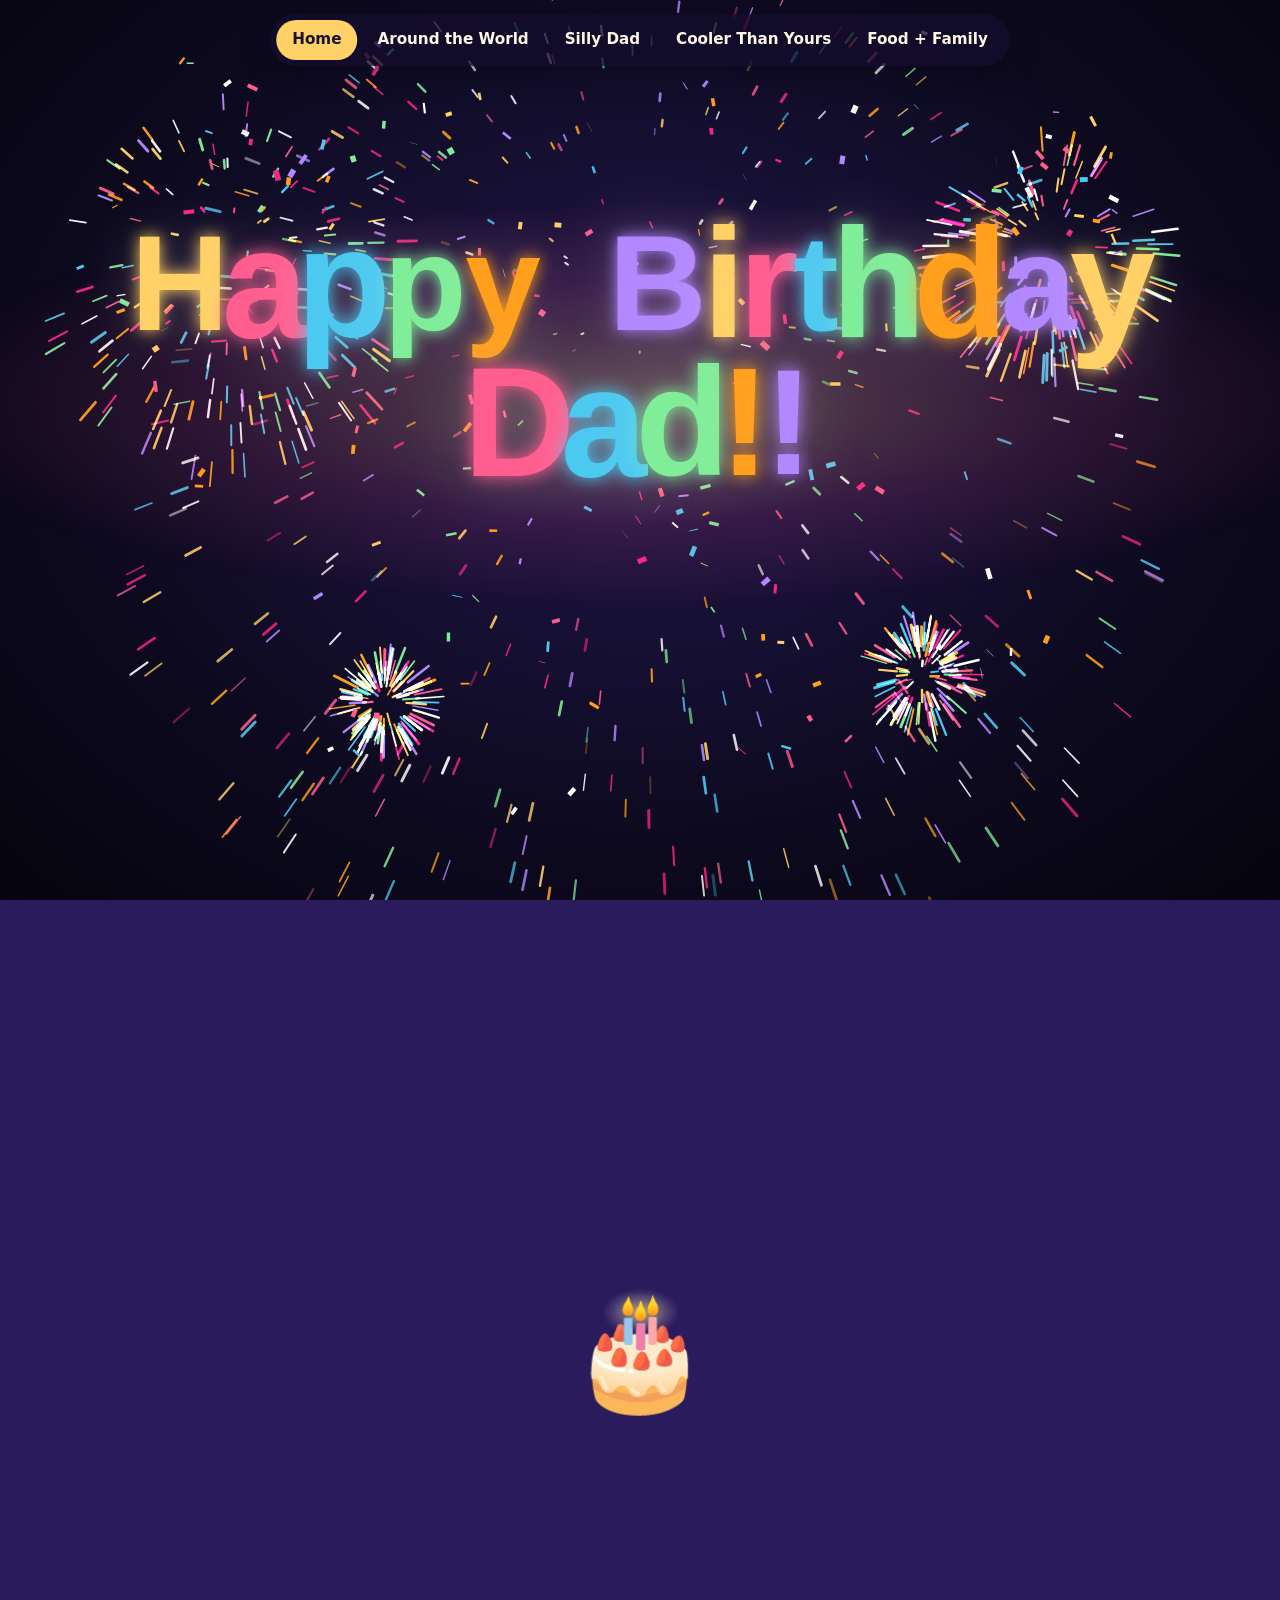
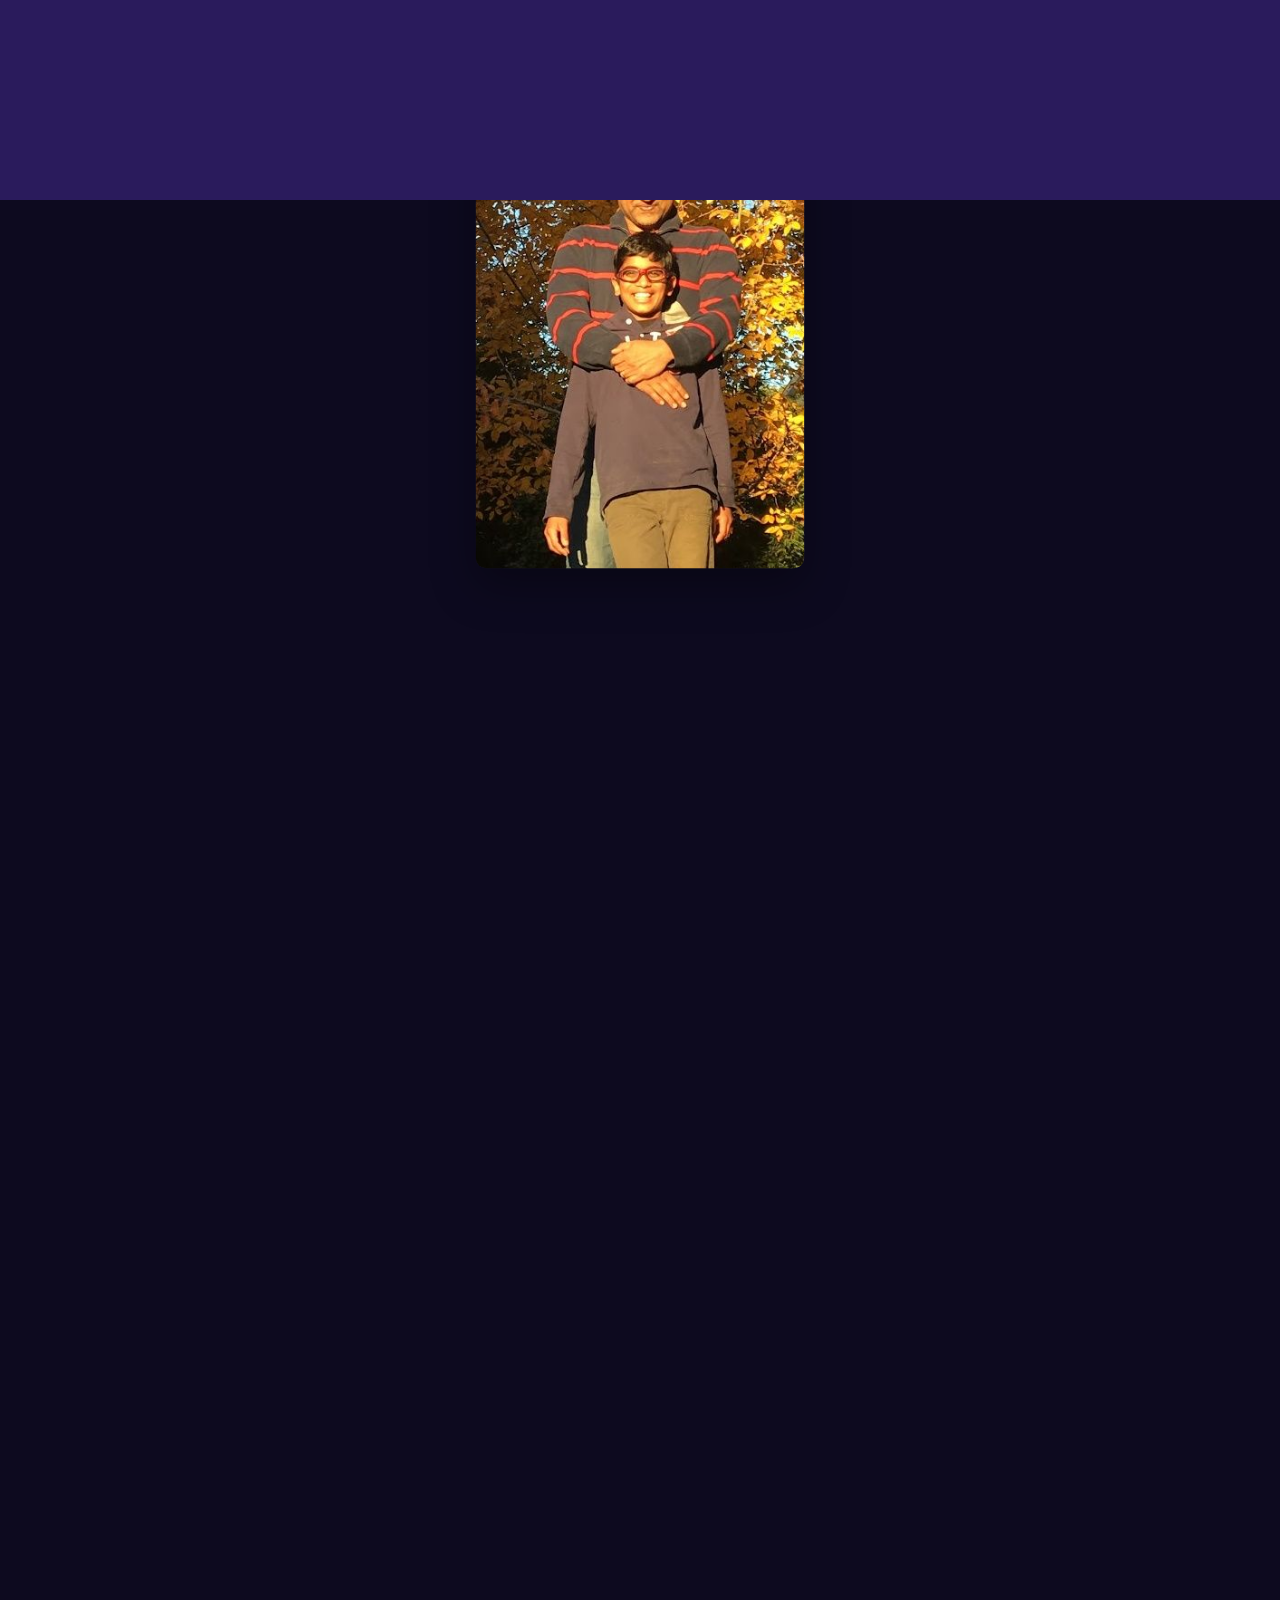
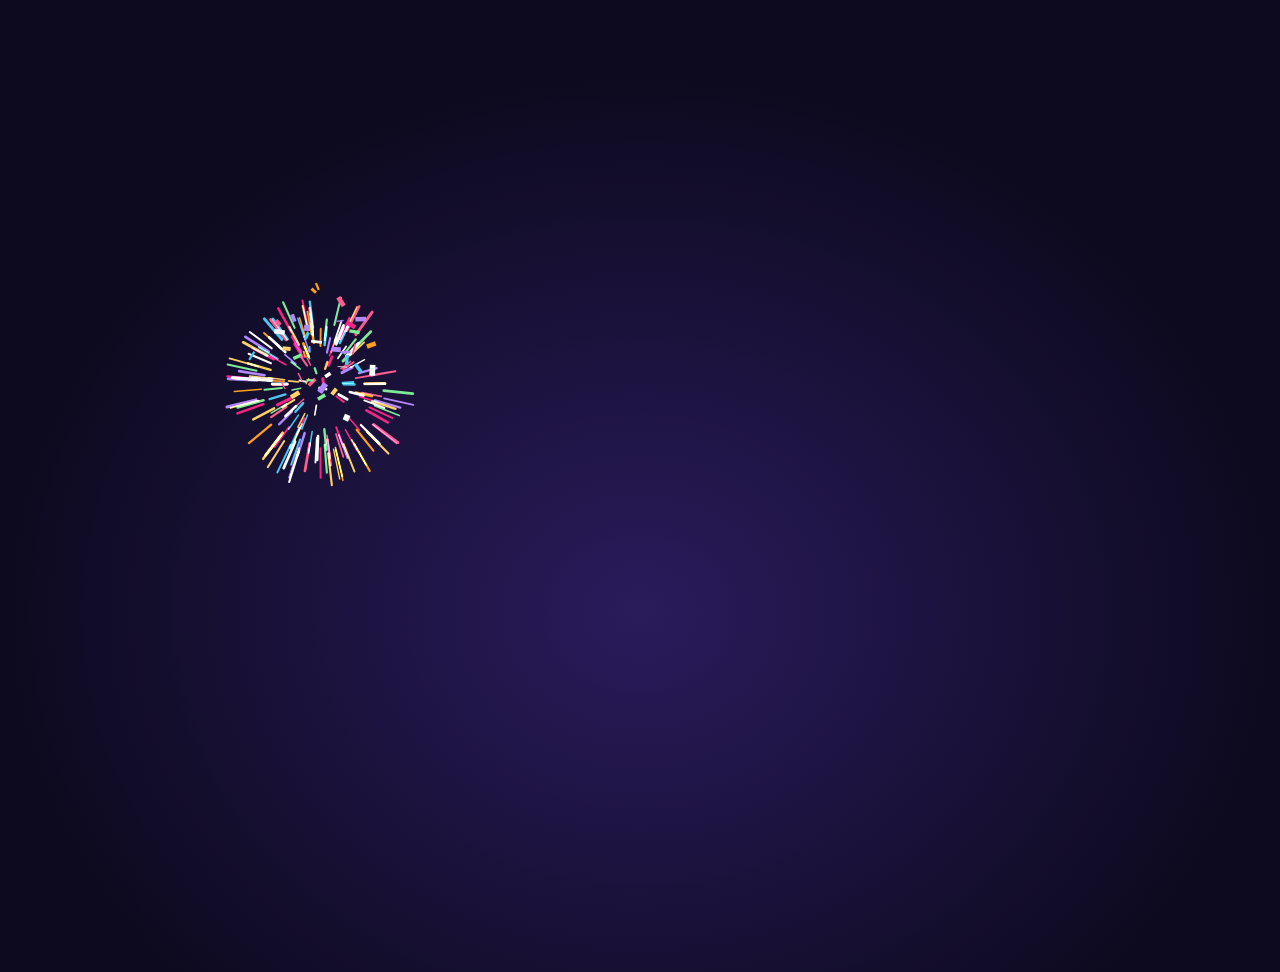
<file: index.html>
<!doctype html>
<html lang="en" data-page="home">
<head>
  <meta charset="utf-8">
  <meta name="viewport" content="width=device-width, initial-scale=1">
  <title>Happy Birthday Dad!</title>
  <link rel="icon" href="data:image/svg+xml,<svg xmlns=%22http://www.w3.org/2000/svg%22 viewBox=%220 0 100 100%22><text y=%22.9em%22 font-size=%2290%22>🎂</text></svg>">
  <link rel="stylesheet" href="css/style.css">
  <script>
    document.documentElement.classList.add('js');
    try { if (sessionStorage.getItem('wipe')) { sessionStorage.removeItem('wipe'); document.documentElement.classList.add('is-arriving'); } } catch (e) {}
  </script>
</head>
<body class="theme-home">
  <div class="wipe" aria-hidden="true"><div class="wipe-panel wipe-a"></div><div class="wipe-panel wipe-b"></div></div>

  <nav class="nav" aria-label="Pages">
    <a href="index.html" data-wipe="home" aria-current="page">Home</a>
    <a href="world.html" data-wipe="world"><span><span class="nav-long">Around the </span>World</span></a>
    <a href="silly.html" data-wipe="silly"><span>Silly<span class="nav-long"> Dad</span></span></a>
    <a href="cool.html" data-wipe="cool"><span><span class="nav-long">Cooler Than Yours</span><span class="nav-short">Cool</span></span></a>
    <a href="food.html" data-wipe="food"><span>Food<span class="nav-long"> + Family</span></span></a>
  </nav>

  <header class="intro">
    <canvas class="intro-canvas" aria-hidden="true"></canvas>
    <div class="intro-flash" aria-hidden="true"></div>
    <div class="intro-ring" aria-hidden="true"></div>

    <div class="intro-inner">
      <div class="intro-glow" aria-hidden="true"></div>
      <h1 class="intro-title">Happy Birthday Dad!!</h1>
      <div class="intro-54" aria-label="54">54</div>
    </div>

    <div class="scroll-cue" aria-hidden="true">
      <div class="scroll-cue-inner"><span class="scroll-mouse"></span>scroll down</div>
    </div>
    <button class="replay-btn" type="button"><span aria-hidden="true">↻</span>Replay</button>
  </header>

  <section class="home-lead">
    <p class="eyebrow">54 years of awesome</p>
    <h2 class="lead-title">24,800 chais drank.<br>126 fixed household appliances.<br>6,782 smiles made.</h2>
    <p class="lead-sub">We are so happy that you are who you are!</p>
  </section>

  <main id="gallery" class="gallery"></main>

  <section class="ending">
    <canvas class="ending-canvas" aria-hidden="true"></canvas>
    <div class="ending-inner">
      <h2 class="ending-title">Happy 54th, Dad!</h2>
      <p class="ending-sign">Love, Abhay</p>
      <span class="ending-heart" aria-hidden="true"><span class="beat">❤️</span></span>
    </div>
  </section>

  <script src="vendor/gsap.min.js"></script>
  <script src="vendor/ScrollTrigger.min.js"></script>
  <script src="vendor/lenis.min.js"></script>
  <script src="images/photos.js"></script>
  <script src="js/main.js"></script>
  <script src="js/fireworks.js"></script>
  <script src="js/gallery.js"></script>
  <script src="js/home.js"></script>
</body>
</html>
</file>
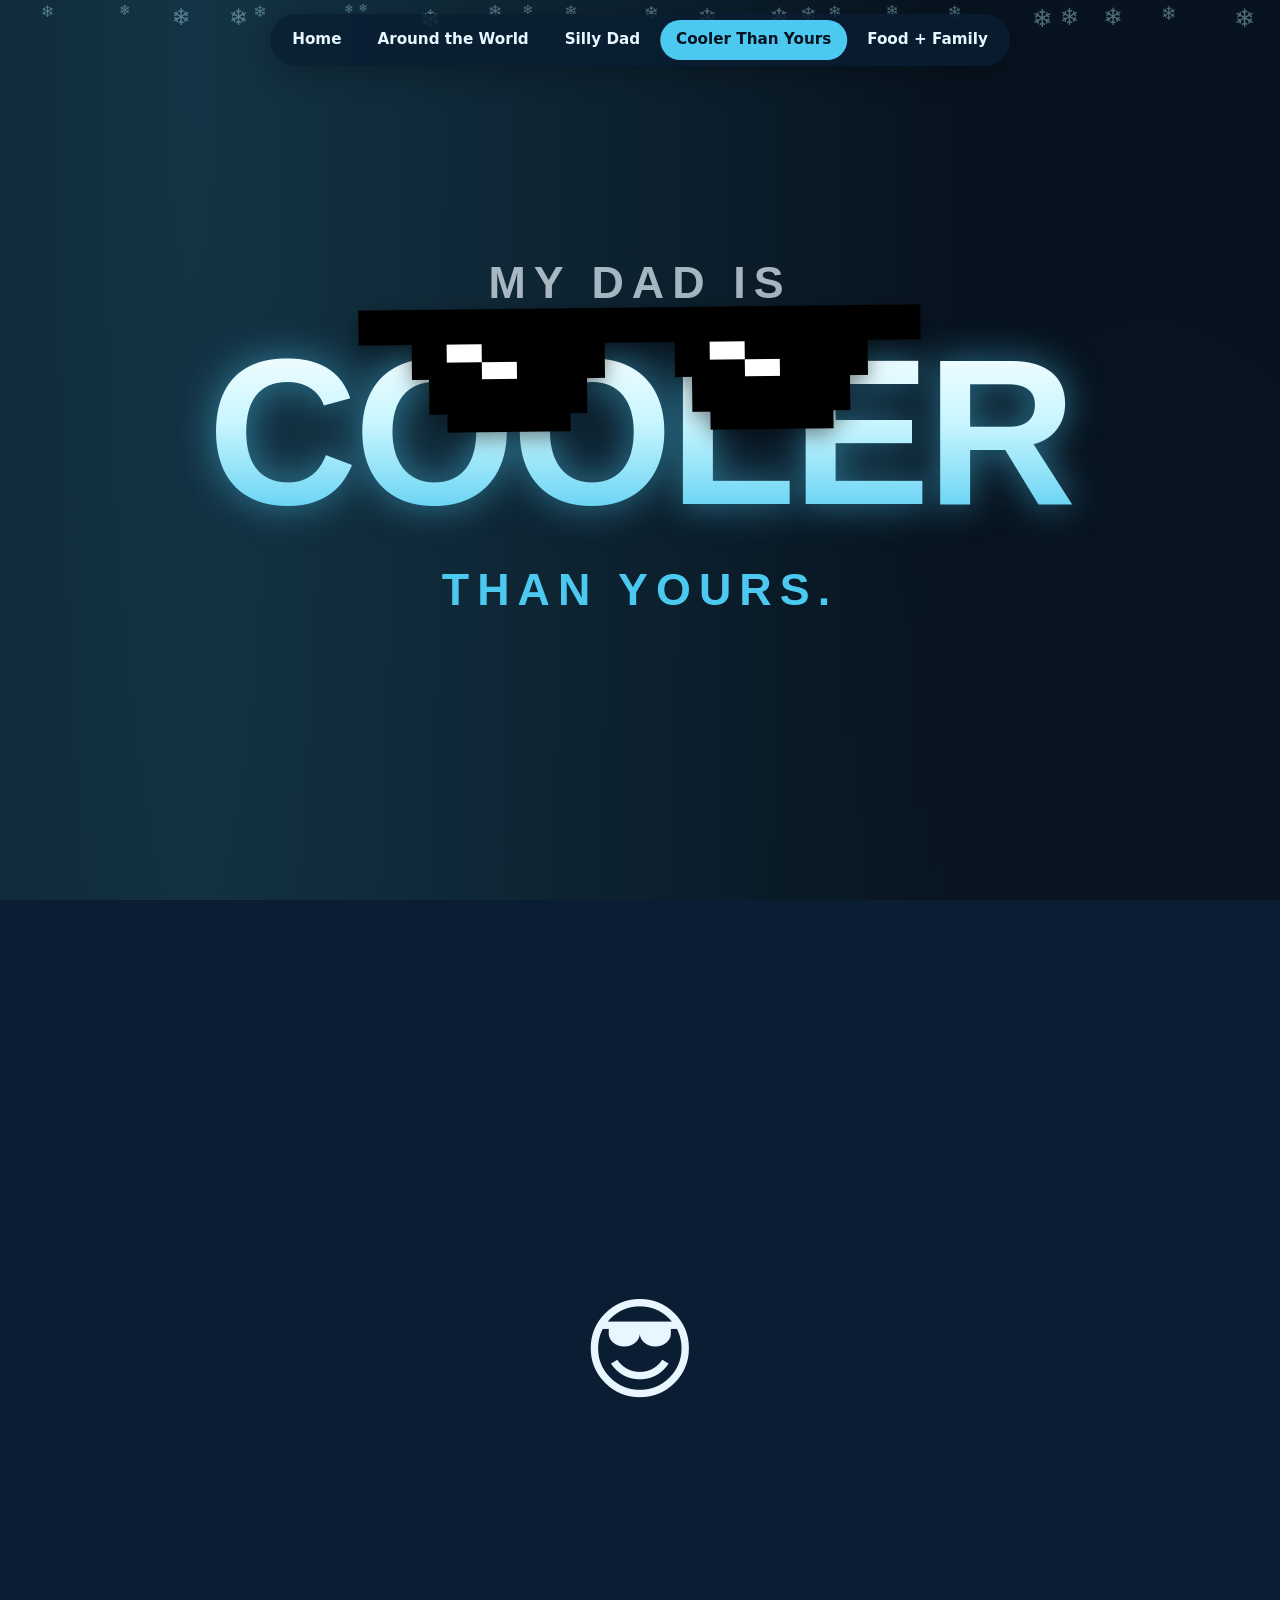
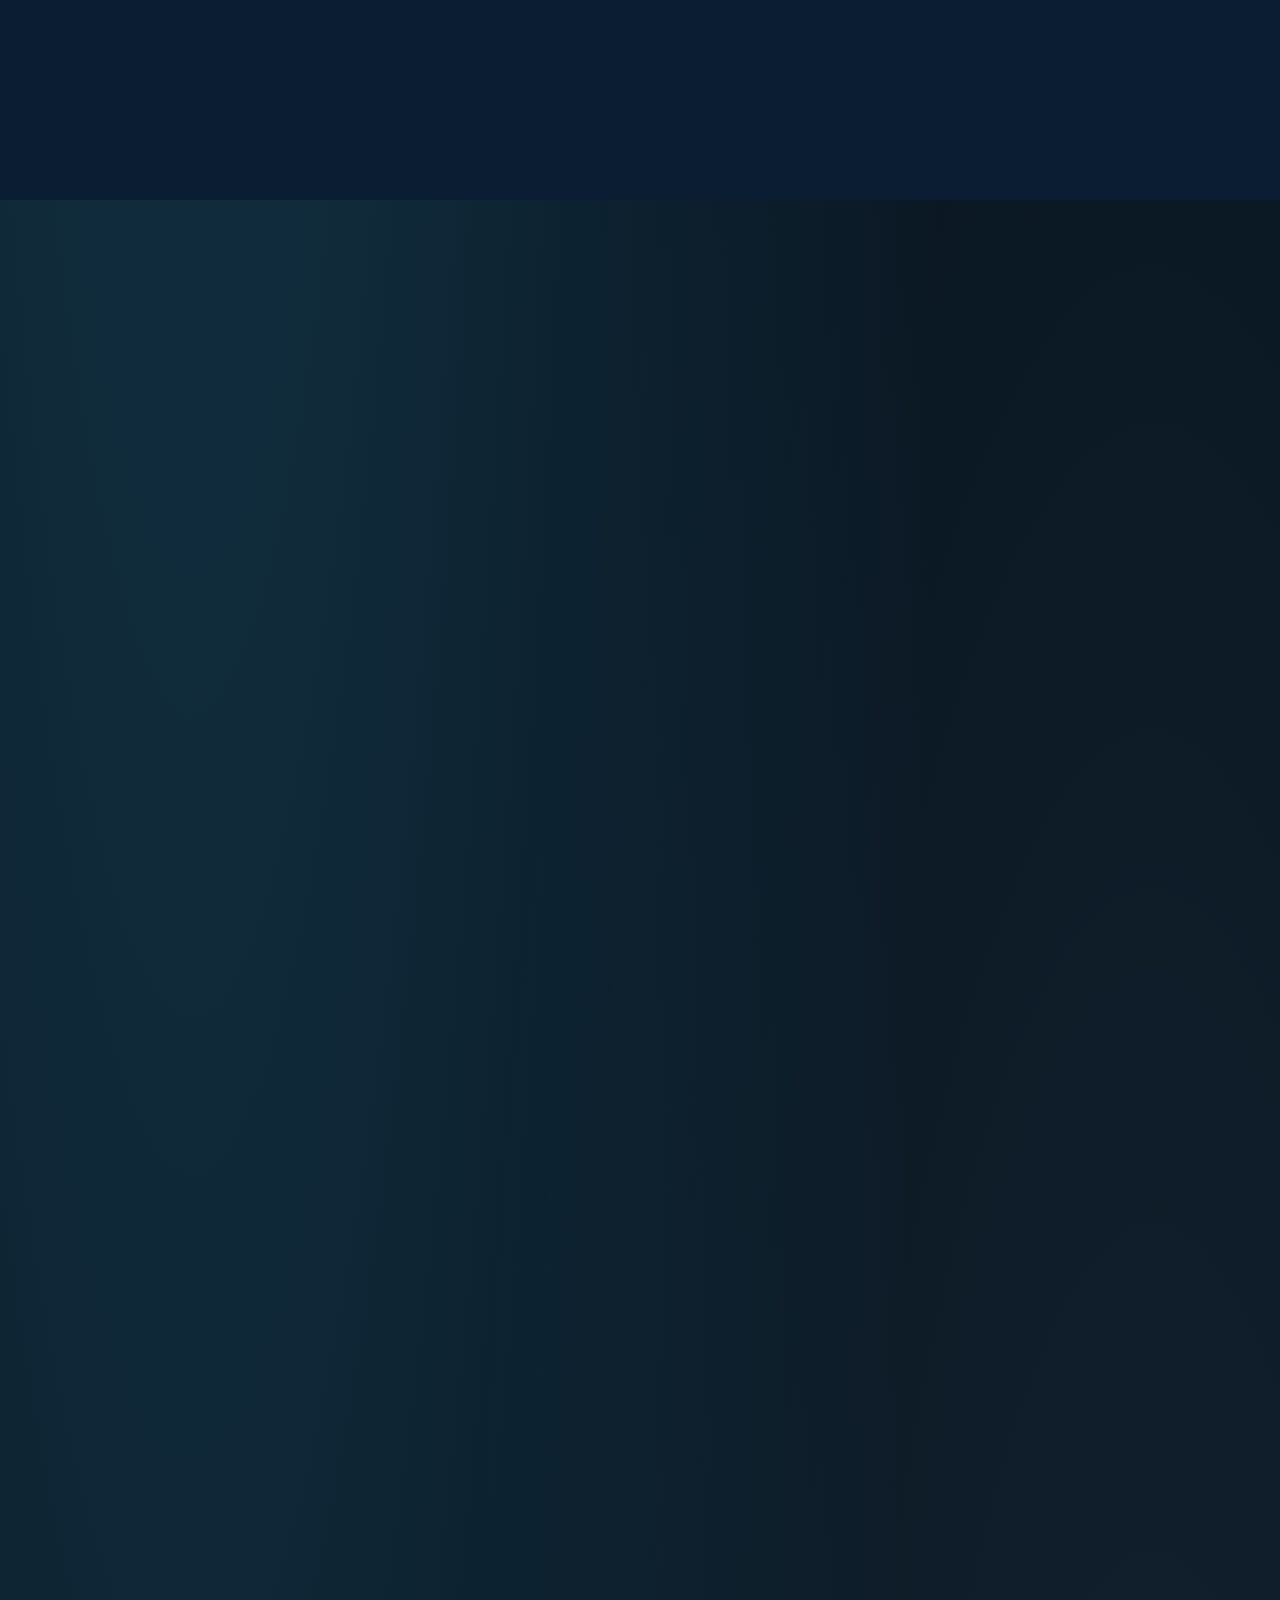
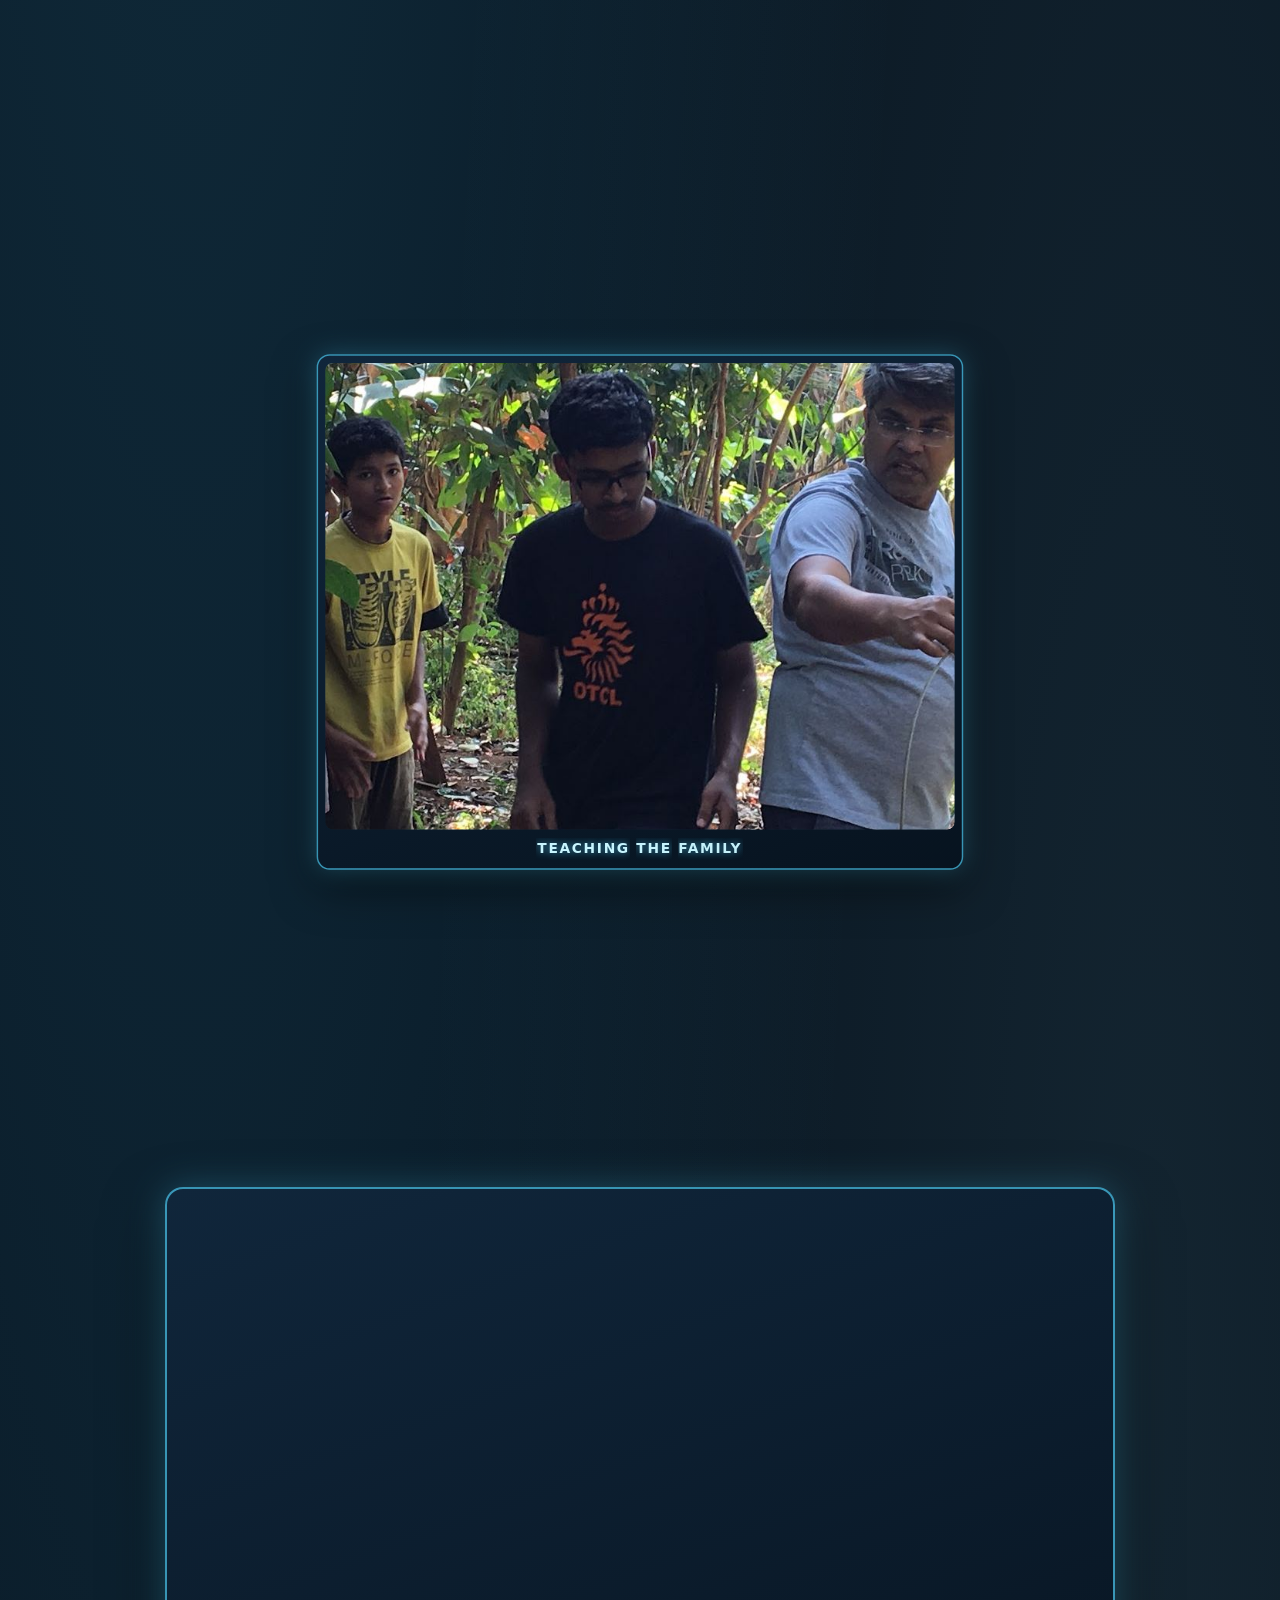
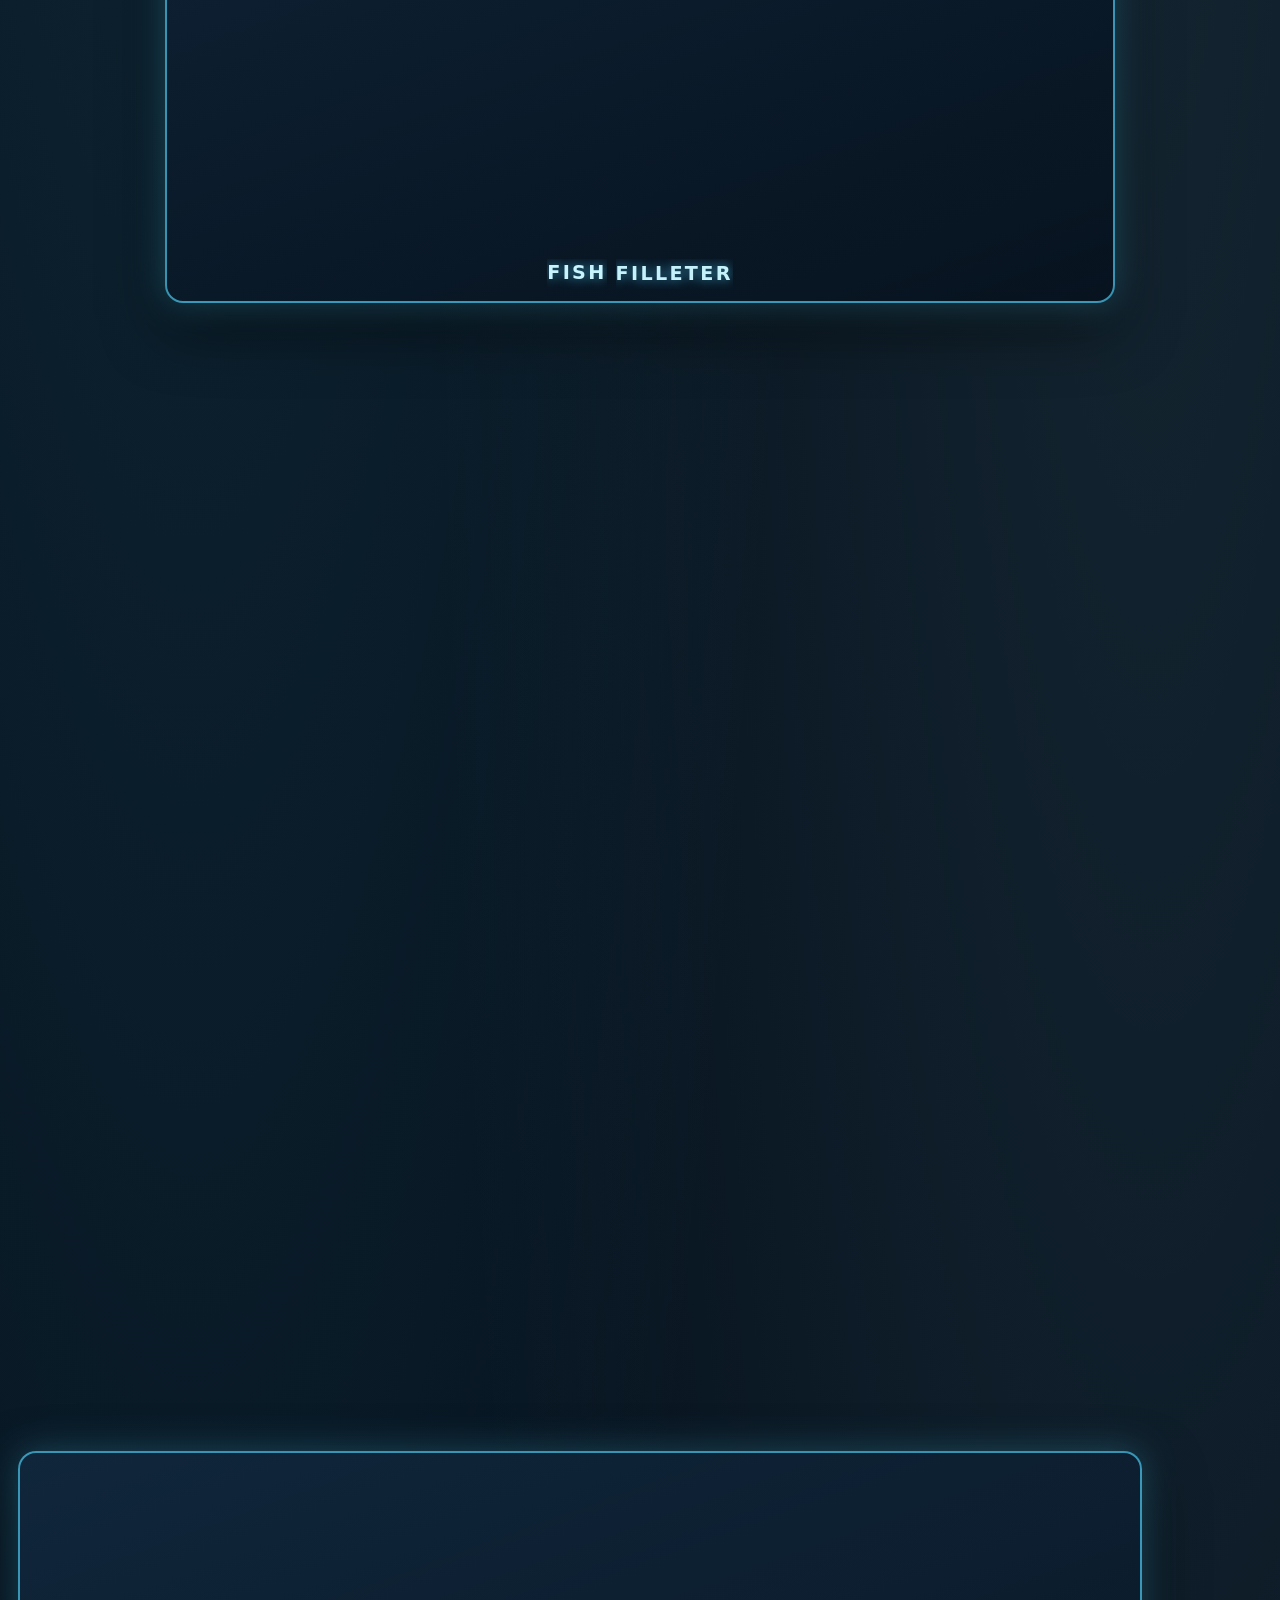
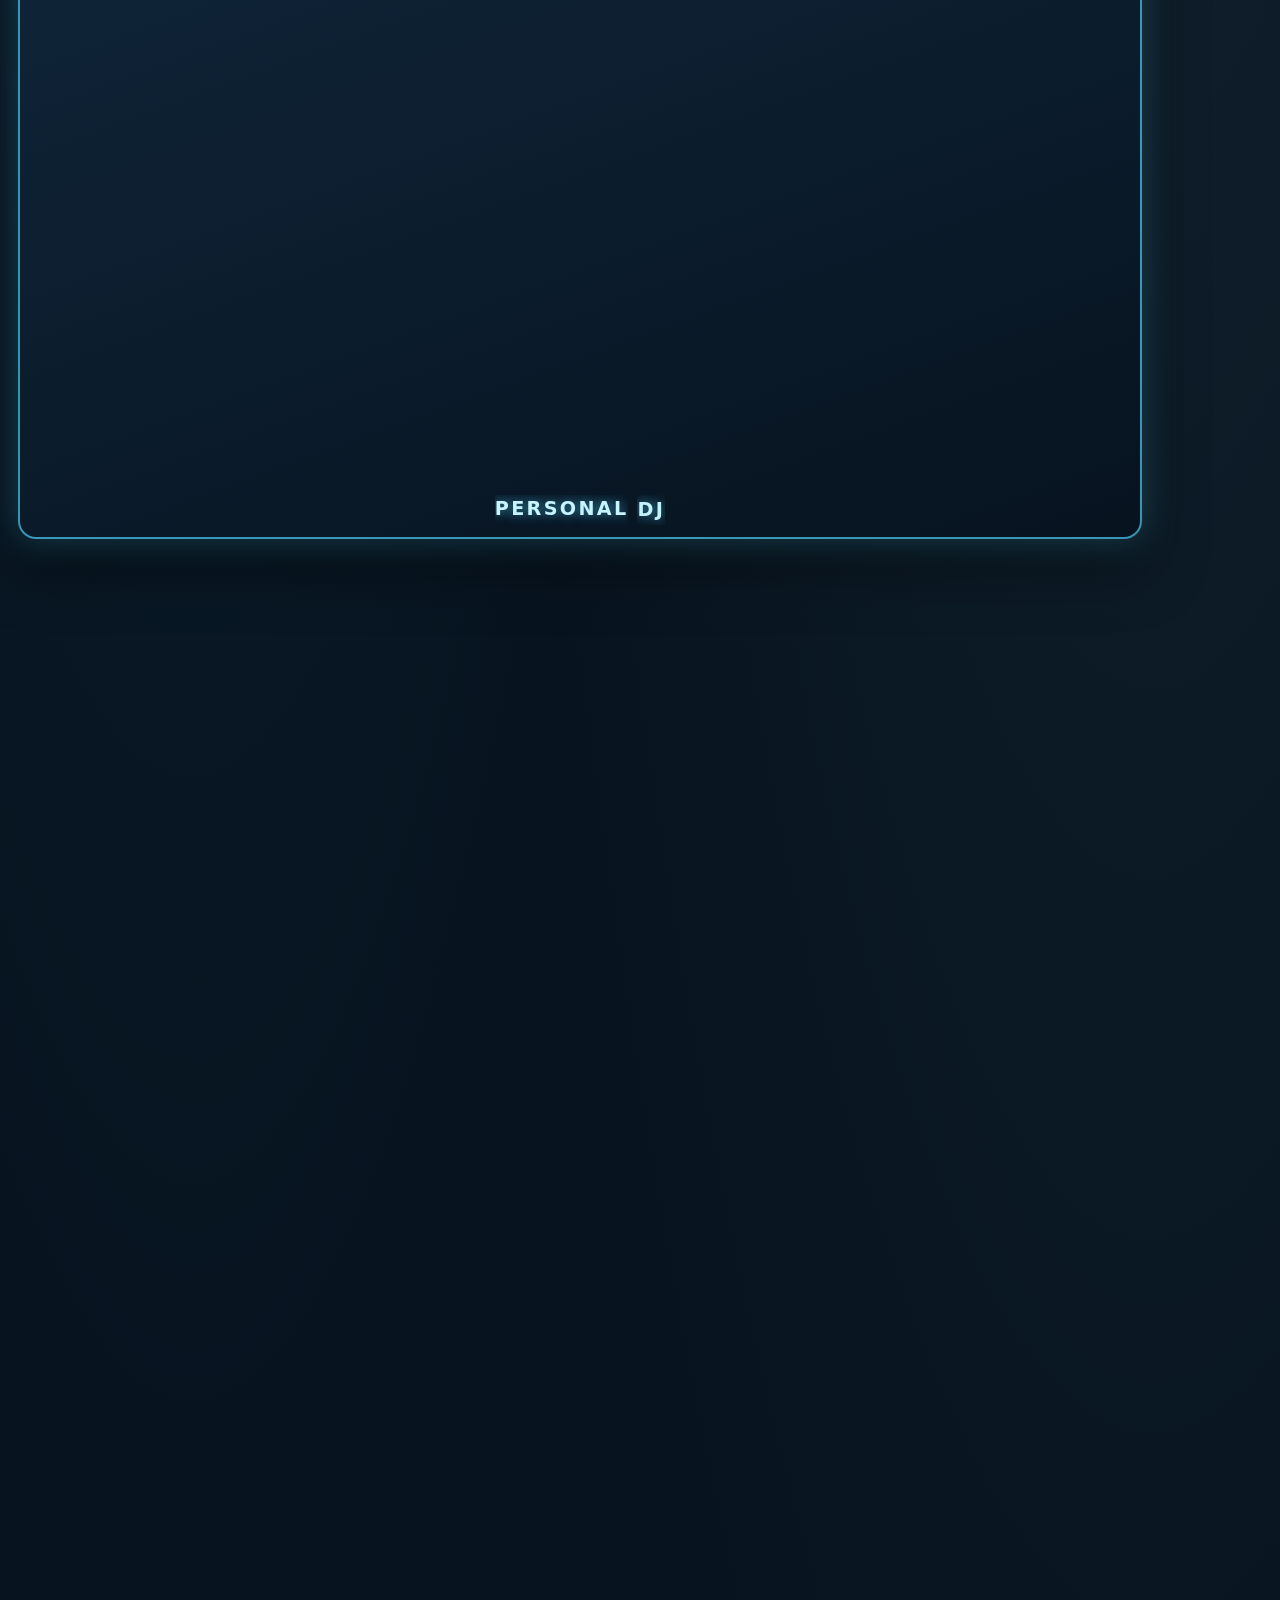
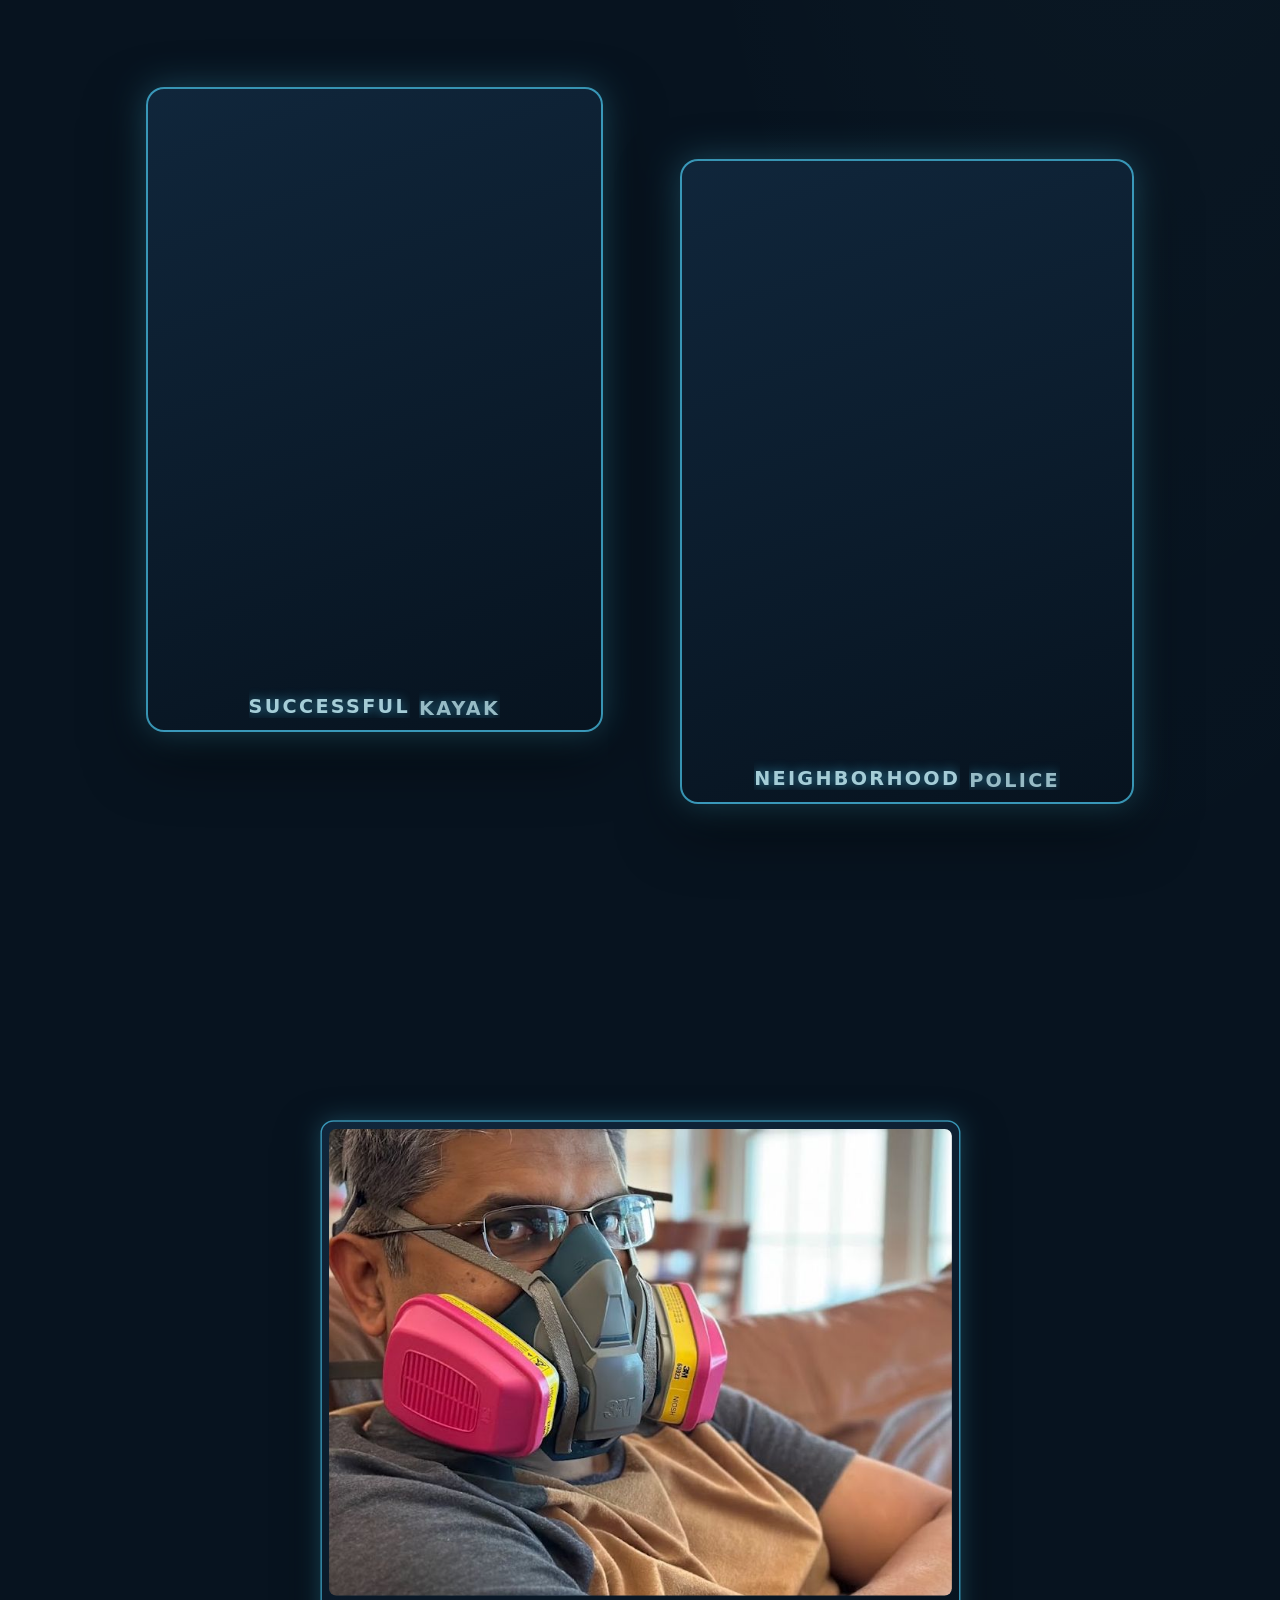
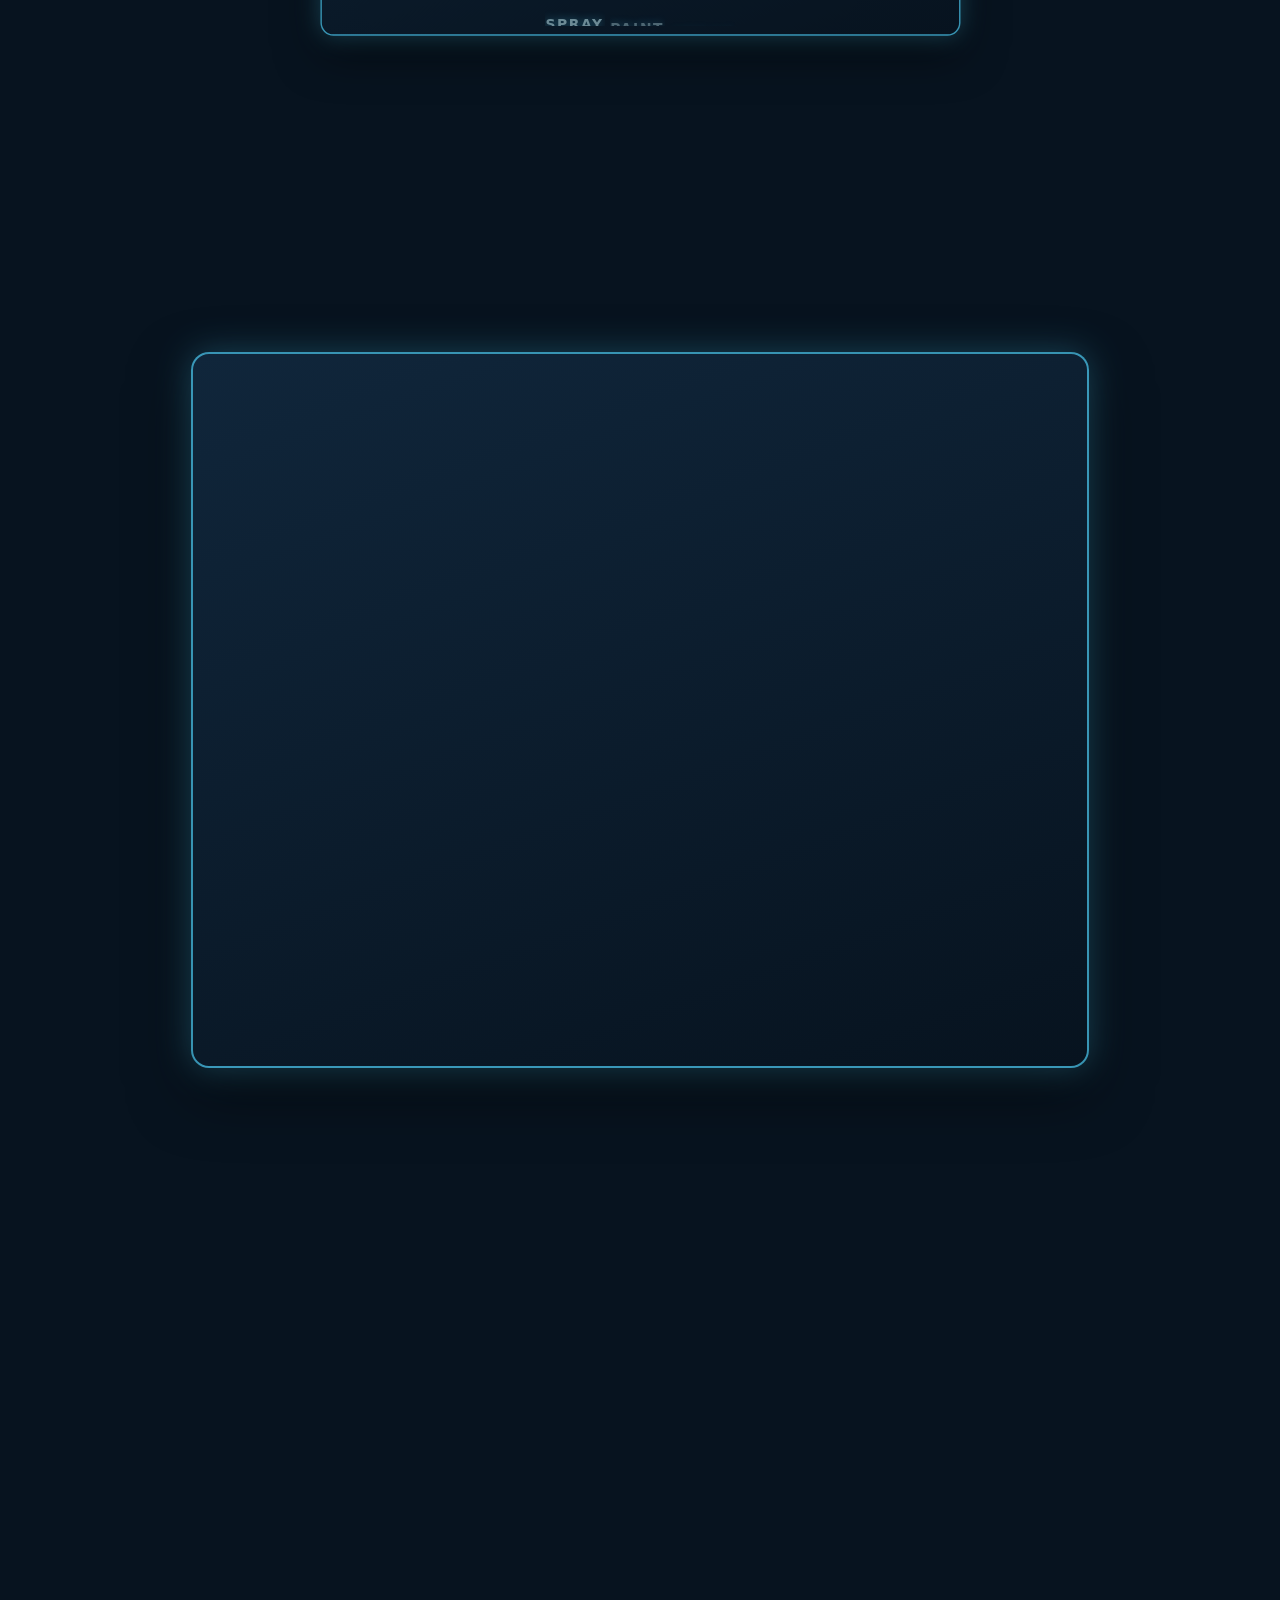
<file: cool.html>
<!doctype html>
<html lang="en" data-page="cool">
<head>
  <meta charset="utf-8">
  <meta name="viewport" content="width=device-width, initial-scale=1">
  <title>My Dad is Cooler Than Yours</title>
  <link rel="icon" href="data:image/svg+xml,<svg xmlns=%22http://www.w3.org/2000/svg%22 viewBox=%220 0 100 100%22><text y=%22.9em%22 font-size=%2290%22>😎</text></svg>">
  <link rel="stylesheet" href="css/style.css">
  <script>
    document.documentElement.classList.add('js');
    try { if (sessionStorage.getItem('wipe')) { sessionStorage.removeItem('wipe'); document.documentElement.classList.add('is-arriving'); } } catch (e) {}
  </script>
</head>
<body class="theme-cool">
  <div class="wipe" aria-hidden="true"><div class="wipe-panel wipe-a"></div><div class="wipe-panel wipe-b"></div></div>
  <div class="snow" aria-hidden="true"></div>

  <nav class="nav" aria-label="Pages">
    <a href="index.html" data-wipe="home">Home</a>
    <a href="world.html" data-wipe="world"><span><span class="nav-long">Around the </span>World</span></a>
    <a href="silly.html" data-wipe="silly"><span>Silly<span class="nav-long"> Dad</span></span></a>
    <a href="cool.html" data-wipe="cool" aria-current="page"><span><span class="nav-long">Cooler Than Yours</span><span class="nav-short">Cool</span></span></a>
    <a href="food.html" data-wipe="food"><span>Food<span class="nav-long"> + Family</span></span></a>
  </nav>

  <header class="cool-hero">
    <h1 class="cool-title">
      <span class="cool-line cool-pre">My Dad is</span>
      <span class="cool-word-wrap">
        <span class="cool-word">Cooler</span>
        <!-- Pixel "deal with it" sunglasses -->
        <svg class="shades" viewBox="0 0 32 8" aria-hidden="true" shape-rendering="crispEdges">
          <rect x="0" y="0" width="32" height="2" fill="#000"/>
          <rect x="3" y="2" width="11" height="2" fill="#000"/>
          <rect x="4" y="4" width="9" height="2" fill="#000"/>
          <rect x="5" y="6" width="7" height="1" fill="#000"/>
          <rect x="18" y="2" width="11" height="2" fill="#000"/>
          <rect x="19" y="4" width="9" height="2" fill="#000"/>
          <rect x="20" y="6" width="7" height="1" fill="#000"/>
          <rect x="5" y="2" width="2" height="1" fill="#fff"/>
          <rect x="7" y="3" width="2" height="1" fill="#fff"/>
          <rect x="20" y="2" width="2" height="1" fill="#fff"/>
          <rect x="22" y="3" width="2" height="1" fill="#fff"/>
        </svg>
      </span>
      <span class="cool-line cool-post">than yours.</span>
    </h1>
    <p class="cool-deal">A person with many hobbies</p>
  </header>

  <!-- Edit these numbers and labels however you like.
       data-count = the number it counts up to, data-suffix = what goes after it.
       Leave data-count off for things that aren't numbers. -->
  <section class="cool-stats">
    <p class="eyebrow">Official coolness report</p>
    <h2 class="stats-title">The numbers don't lie</h2>
    <div class="stats-grid">
      <div class="stat"><span class="stat-num" data-count="362">362</span><span class="stat-label">Hobbies learned</span></div>
      <div class="stat"><span class="stat-num" data-count="54">54</span><span class="stat-label">Years of being awesome</span></div>
      <div class="stat"><span class="stat-num" data-count="148">148</span><span class="stat-label">Skills taught</span></div>
      <div class="stat"><span class="stat-num">∞</span><span class="stat-label">Times he was right (just ask him)</span></div>
    </div>
    <p class="stats-note">Your dad's stats: still loading…</p>
  </section>

  <main id="gallery" class="gallery g-frames-card"></main>

  <footer class="page-end">
    <p class="eyebrow">Final verdict</p>
    <h2>We've all learned so much from your countless hobbies. Thank you for teaching us so much through them.</h2>
    <a href="food.html" data-wipe="food">Time to eat 🍛</a>
  </footer>

  <script src="vendor/gsap.min.js"></script>
  <script src="vendor/ScrollTrigger.min.js"></script>
  <script src="vendor/lenis.min.js"></script>
  <script src="images/photos.js"></script>
  <script src="js/main.js"></script>
  <script src="js/gallery.js"></script>
  <script src="js/cool.js"></script>
</body>
</html>
</file>
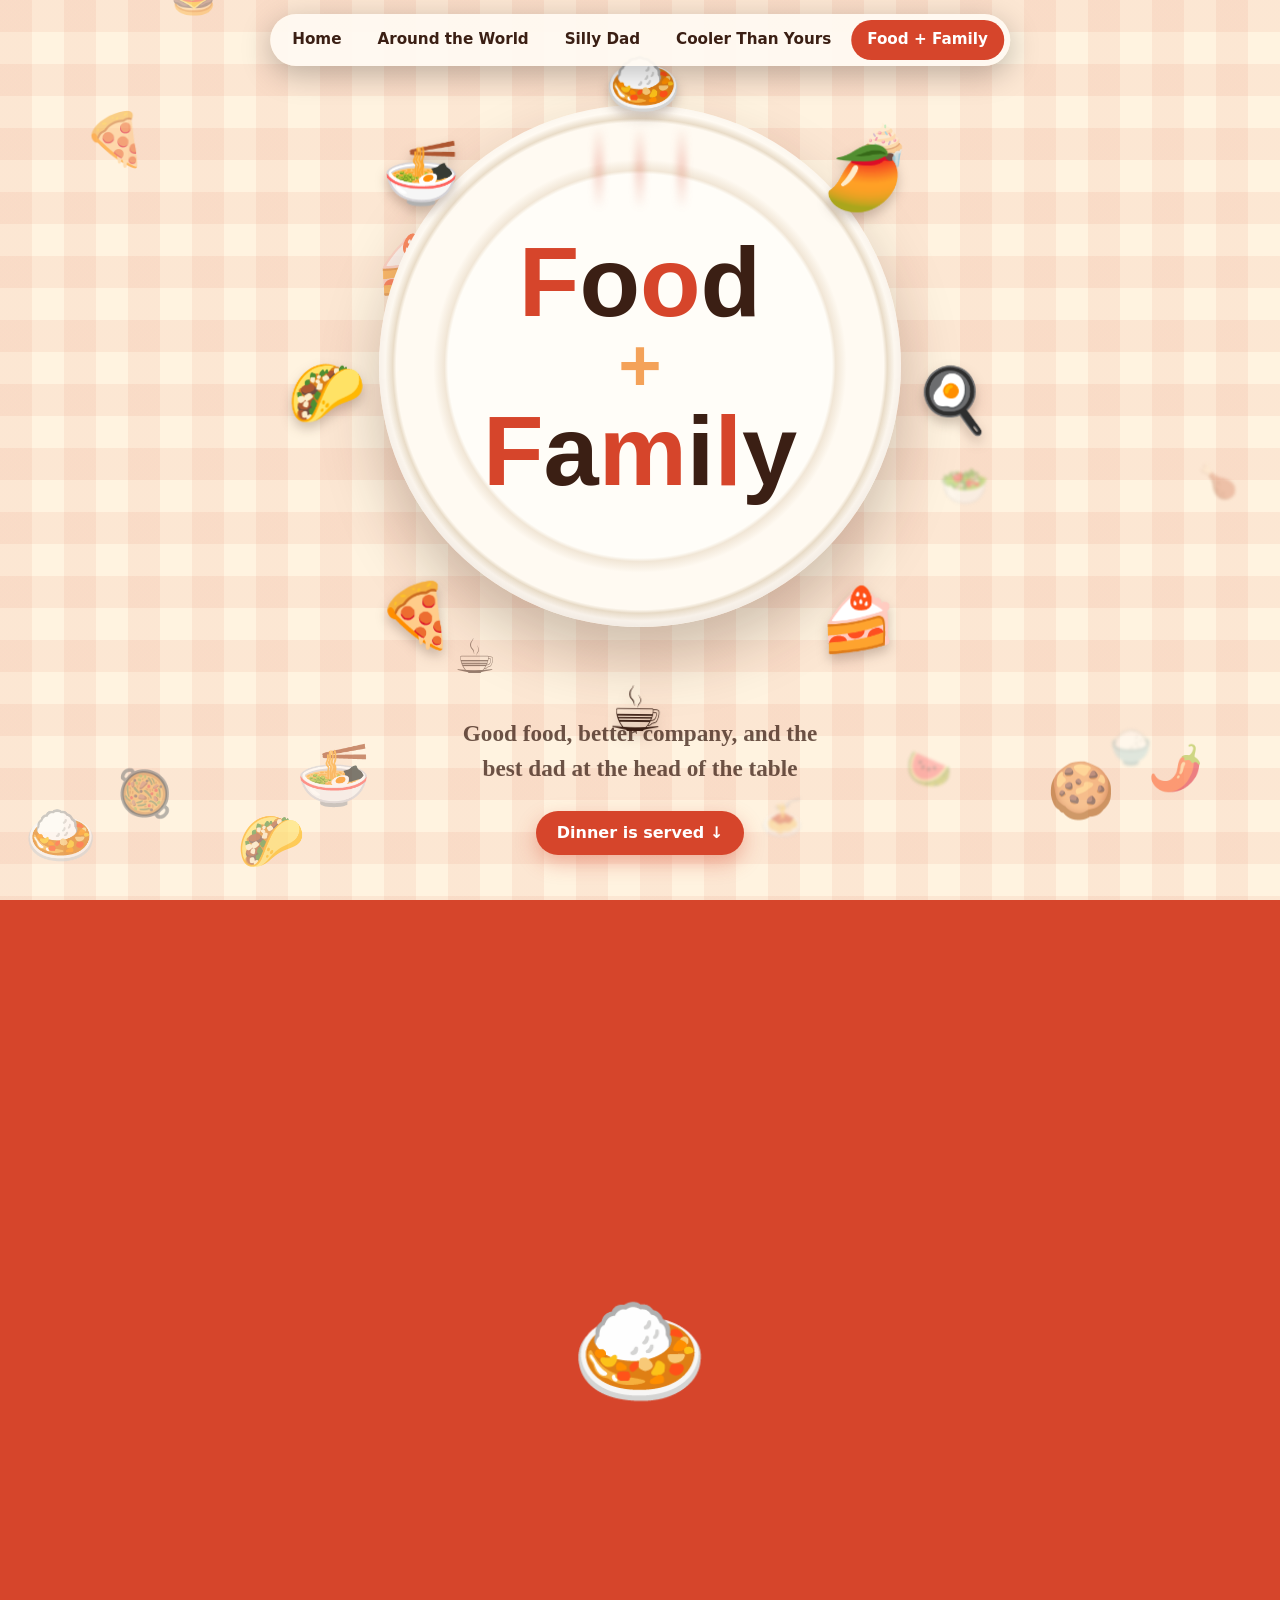
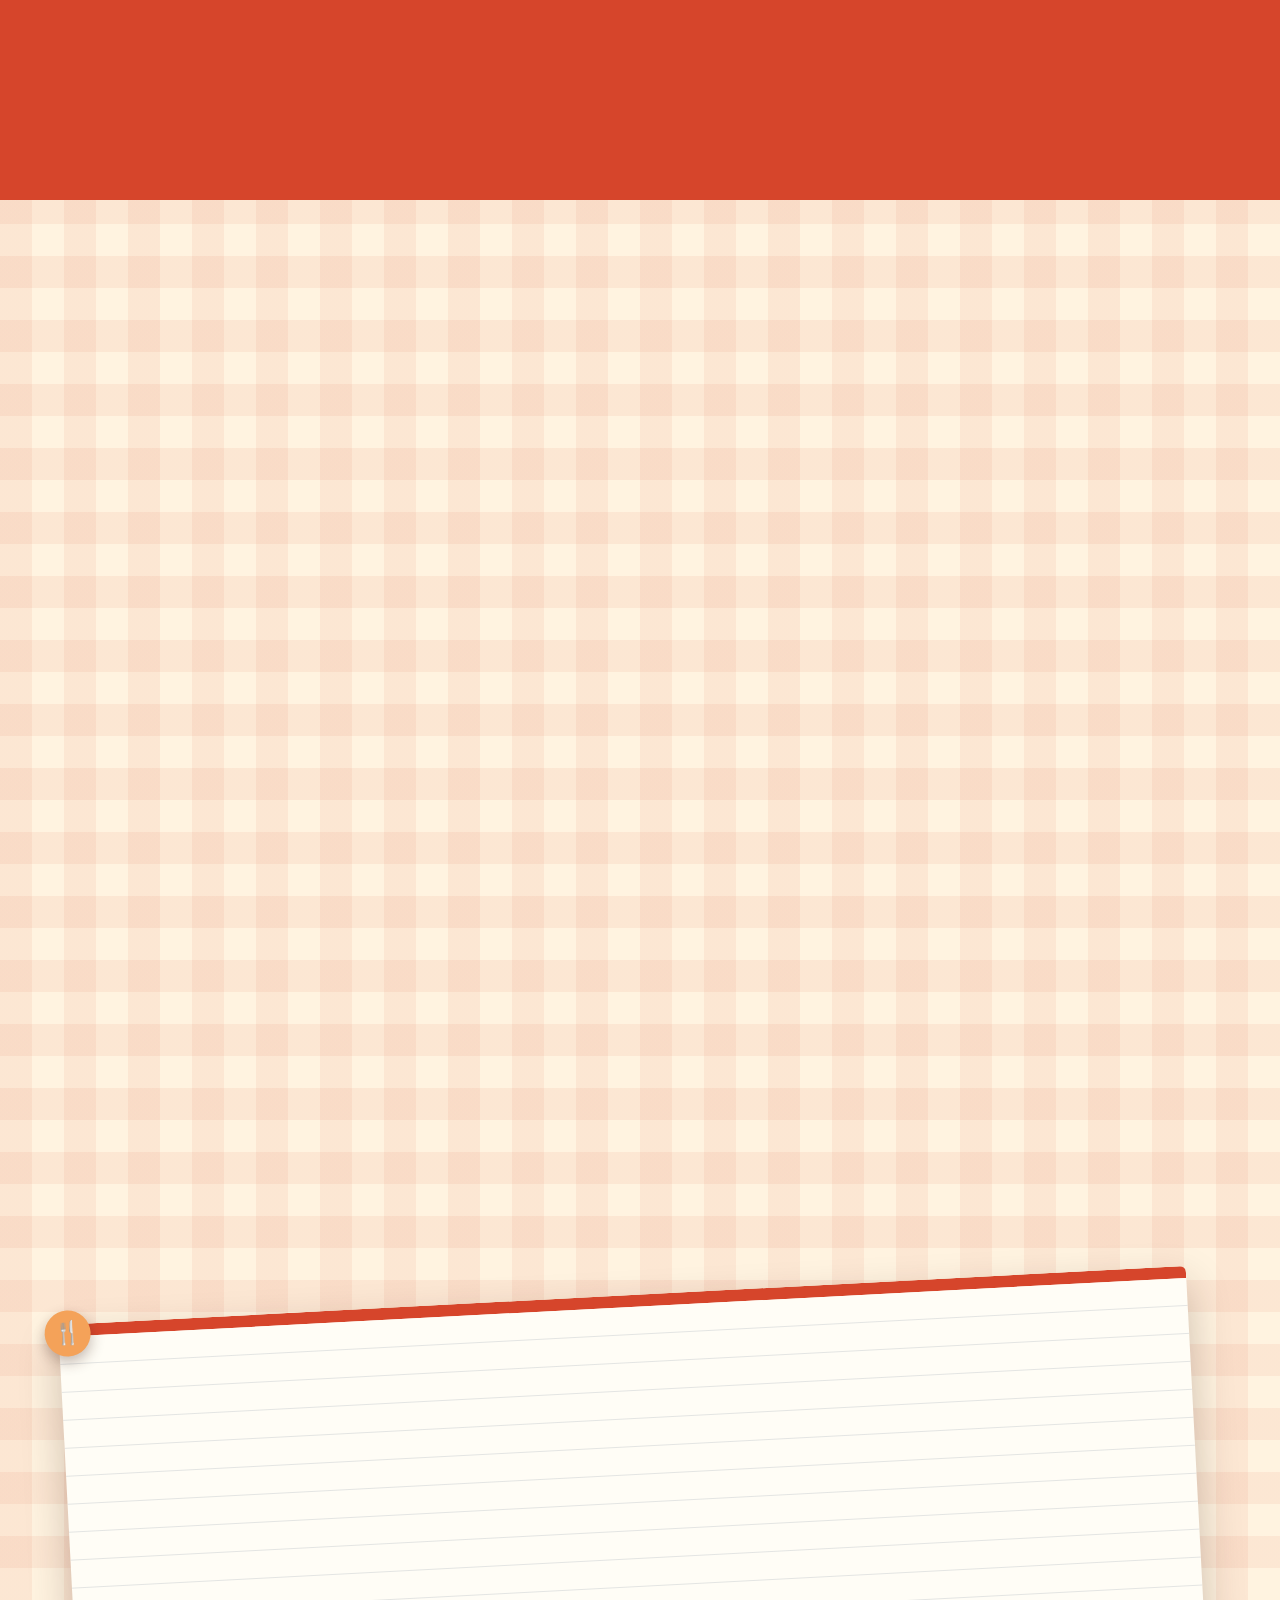
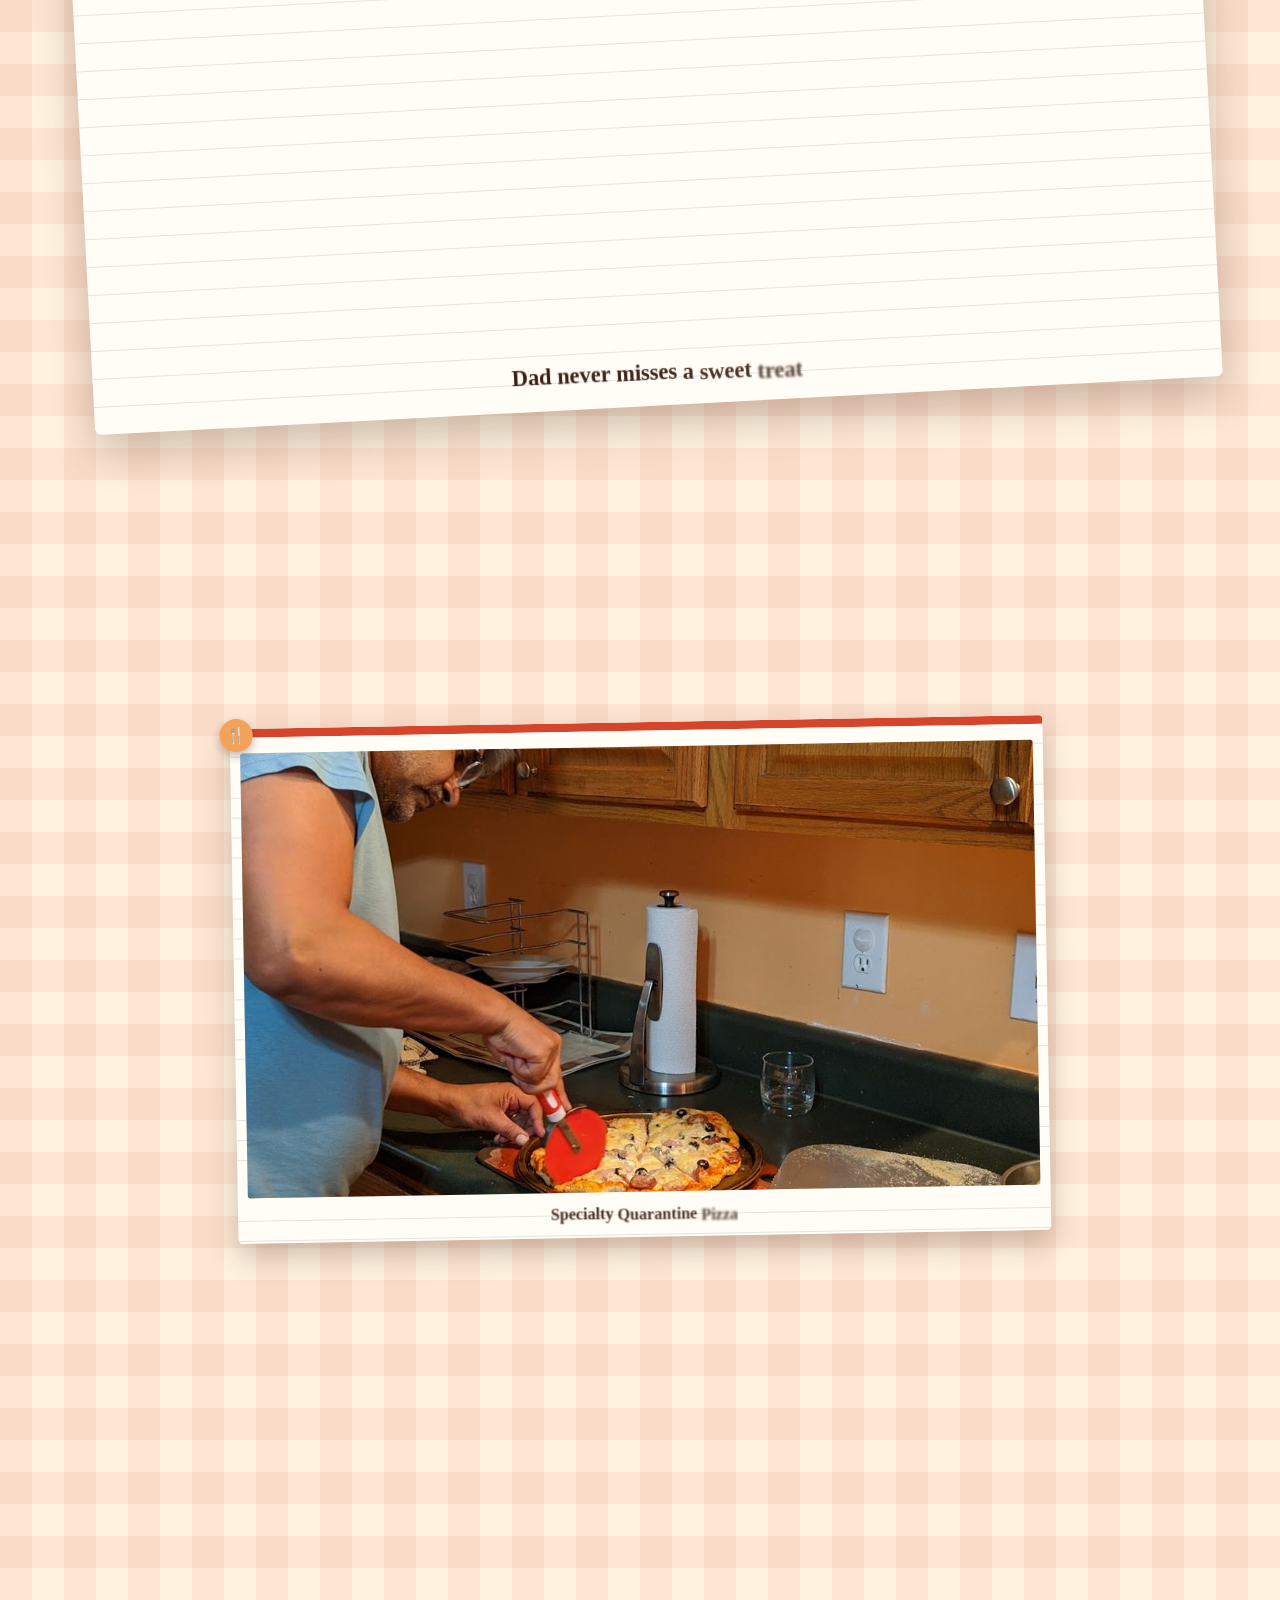
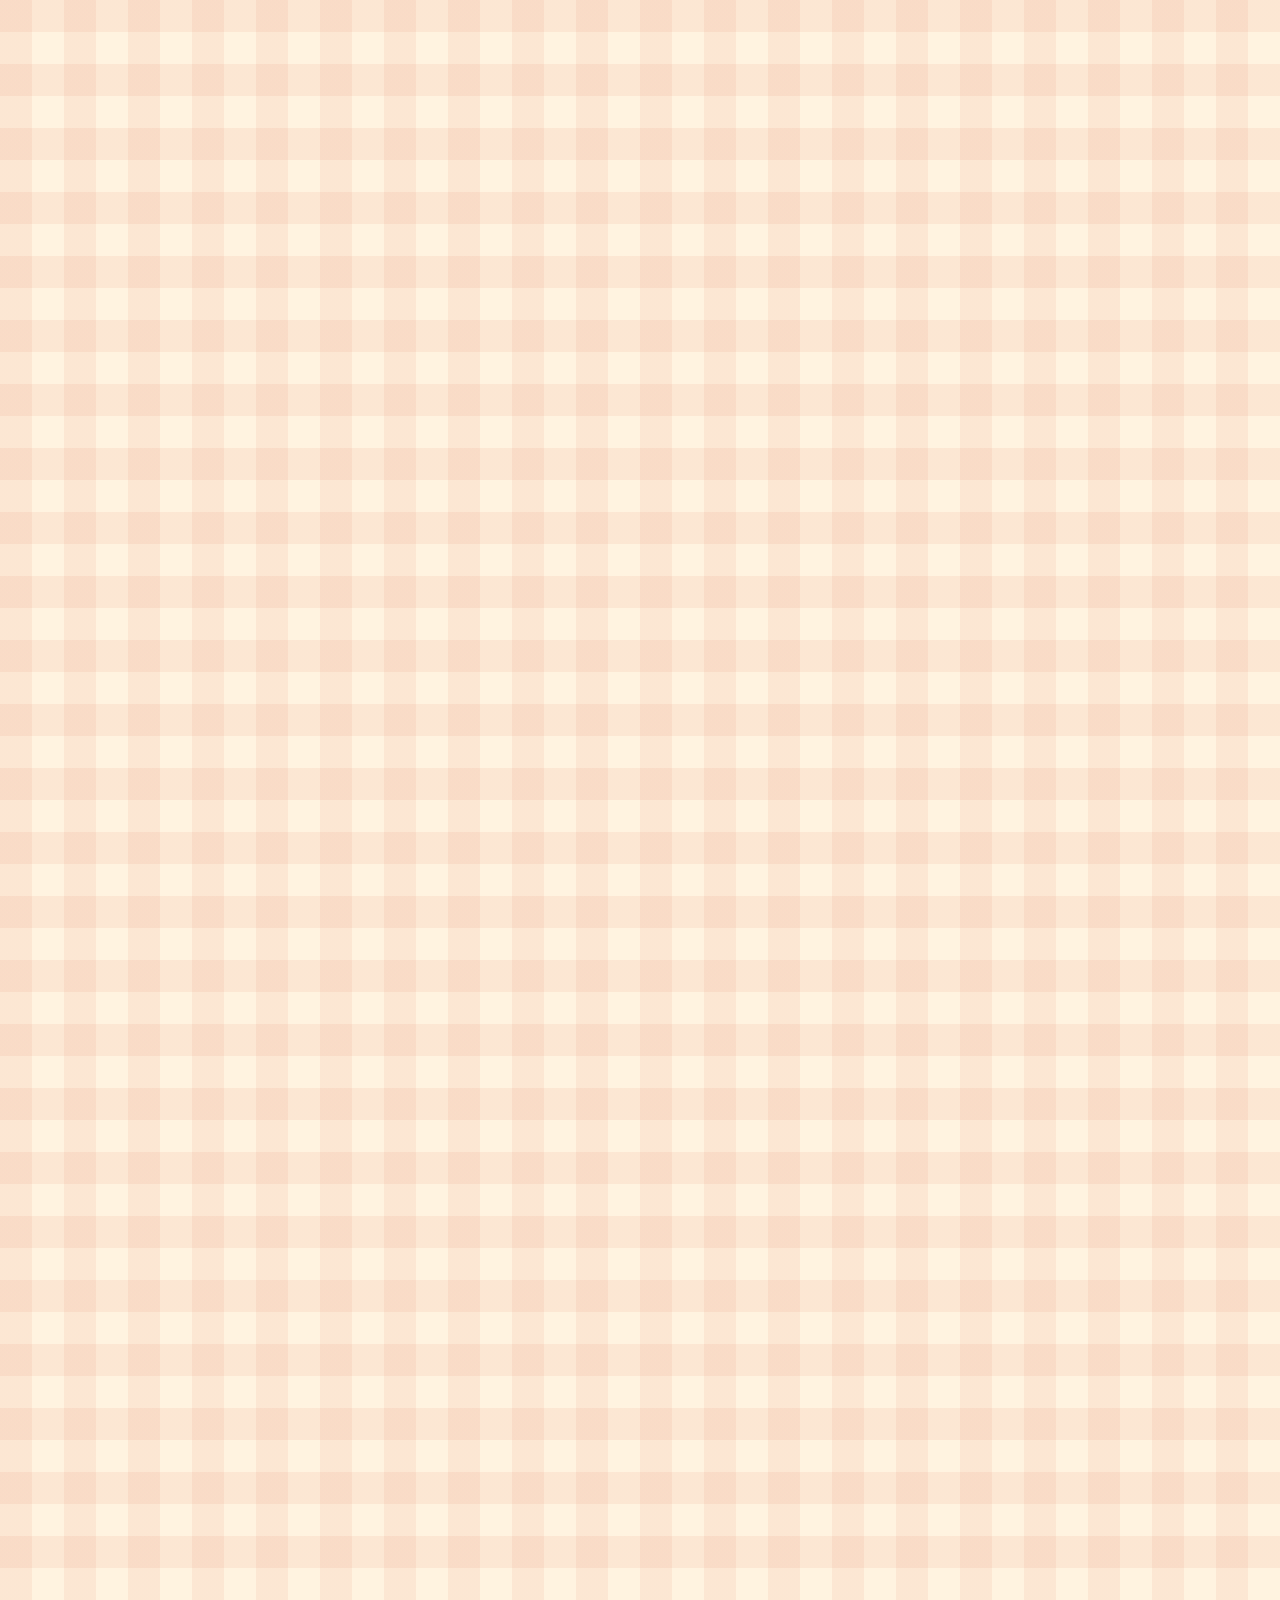
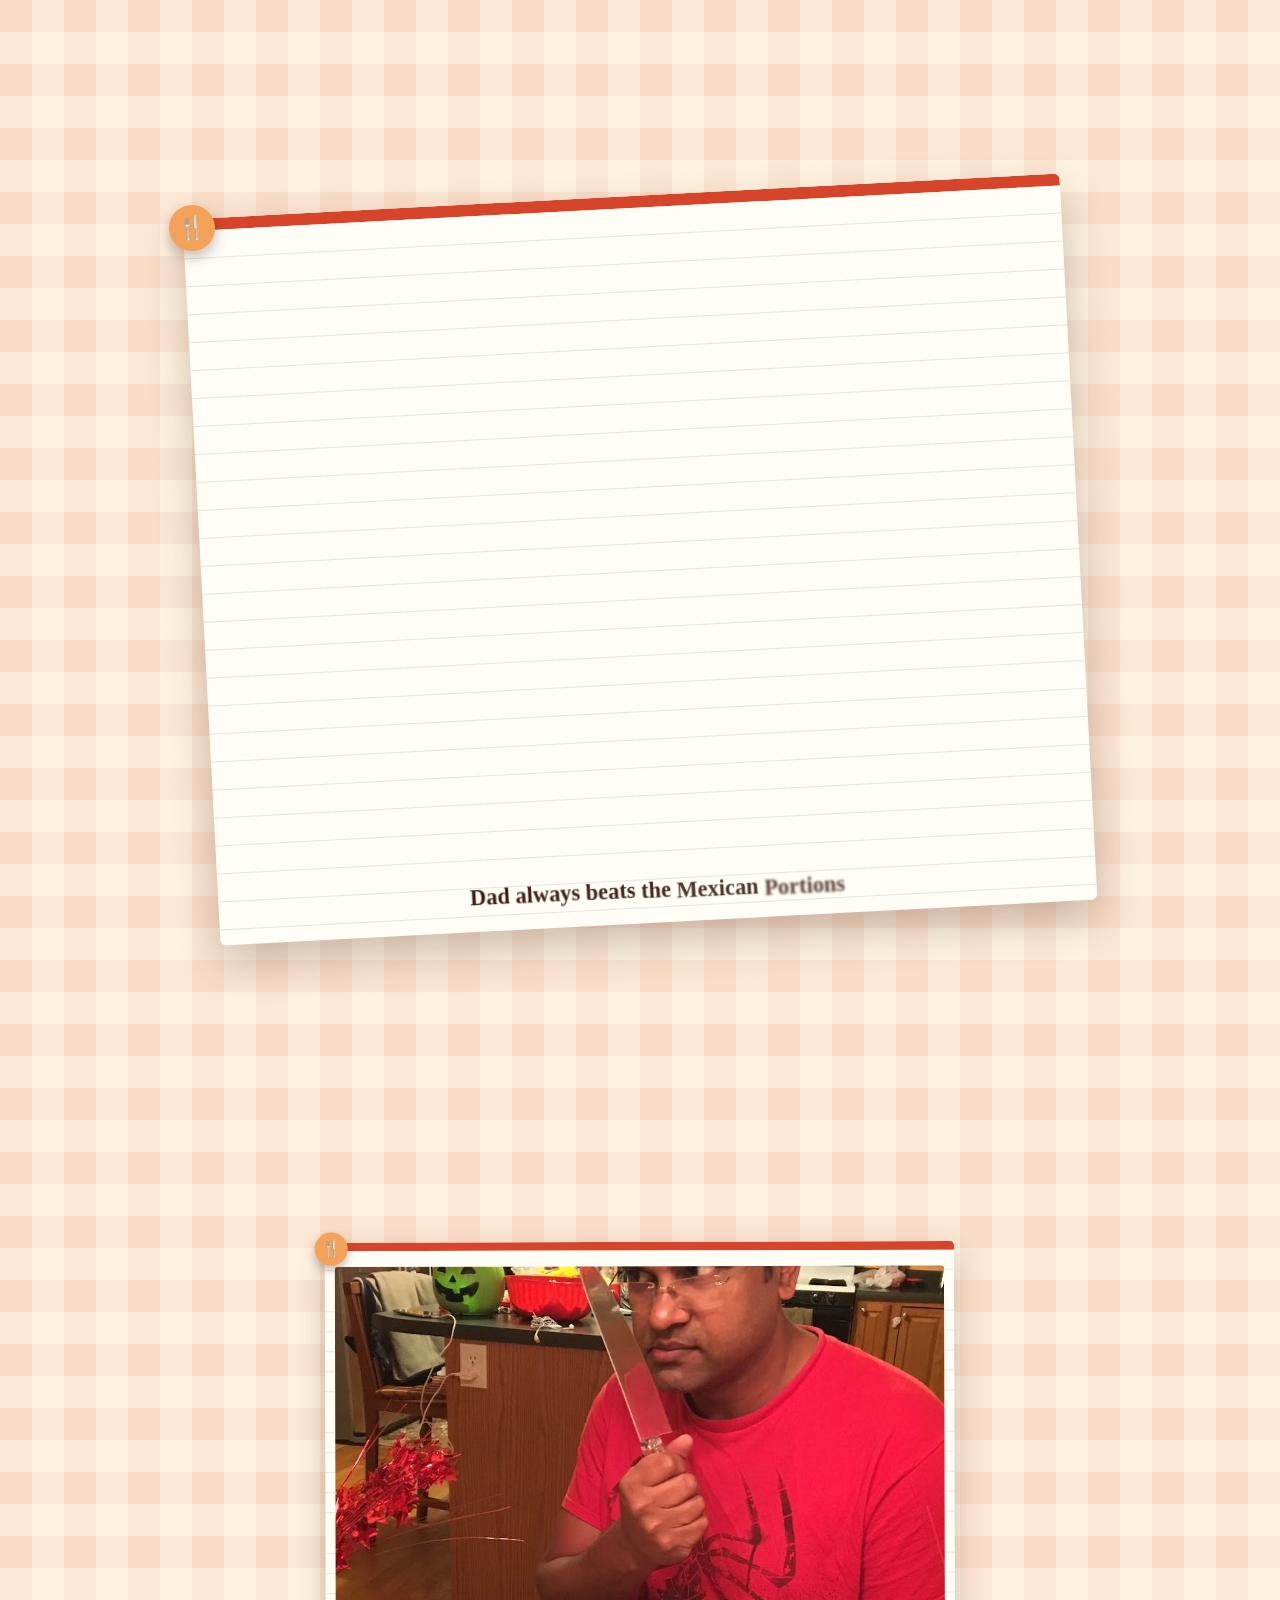
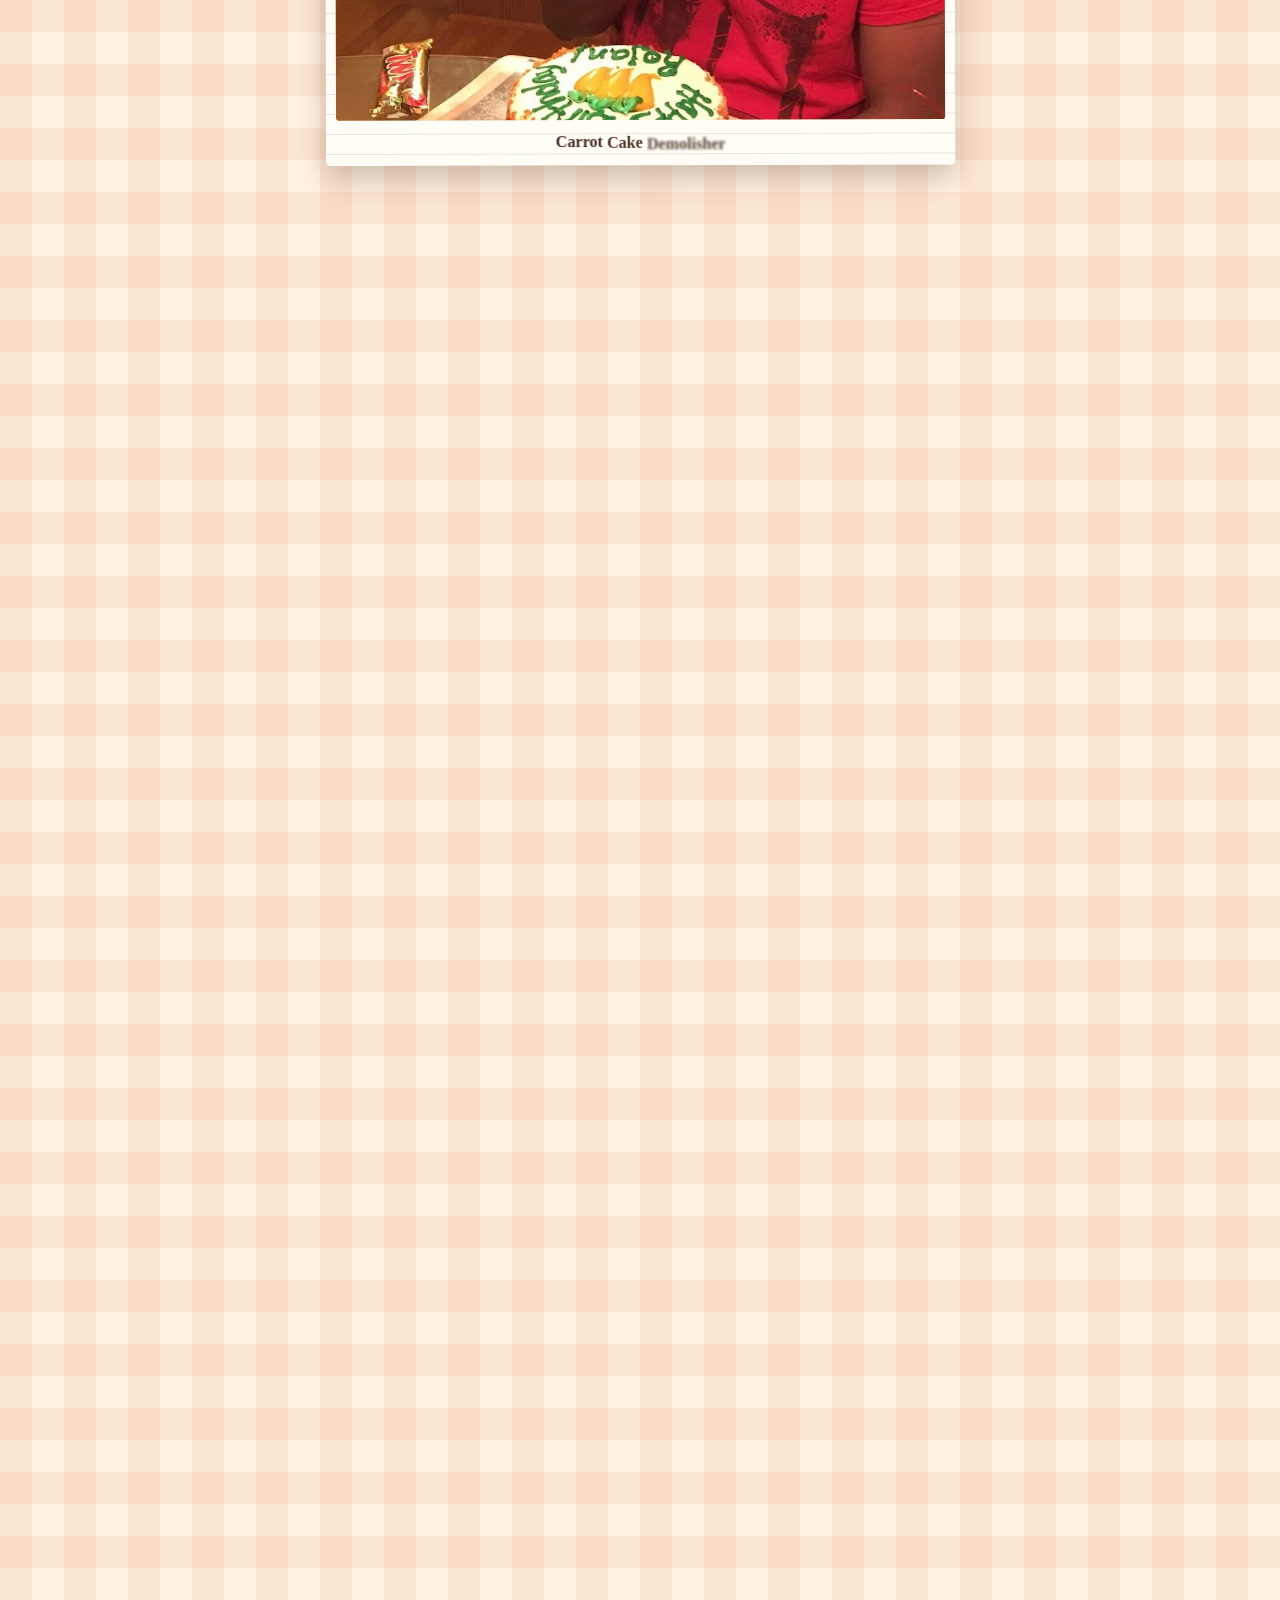
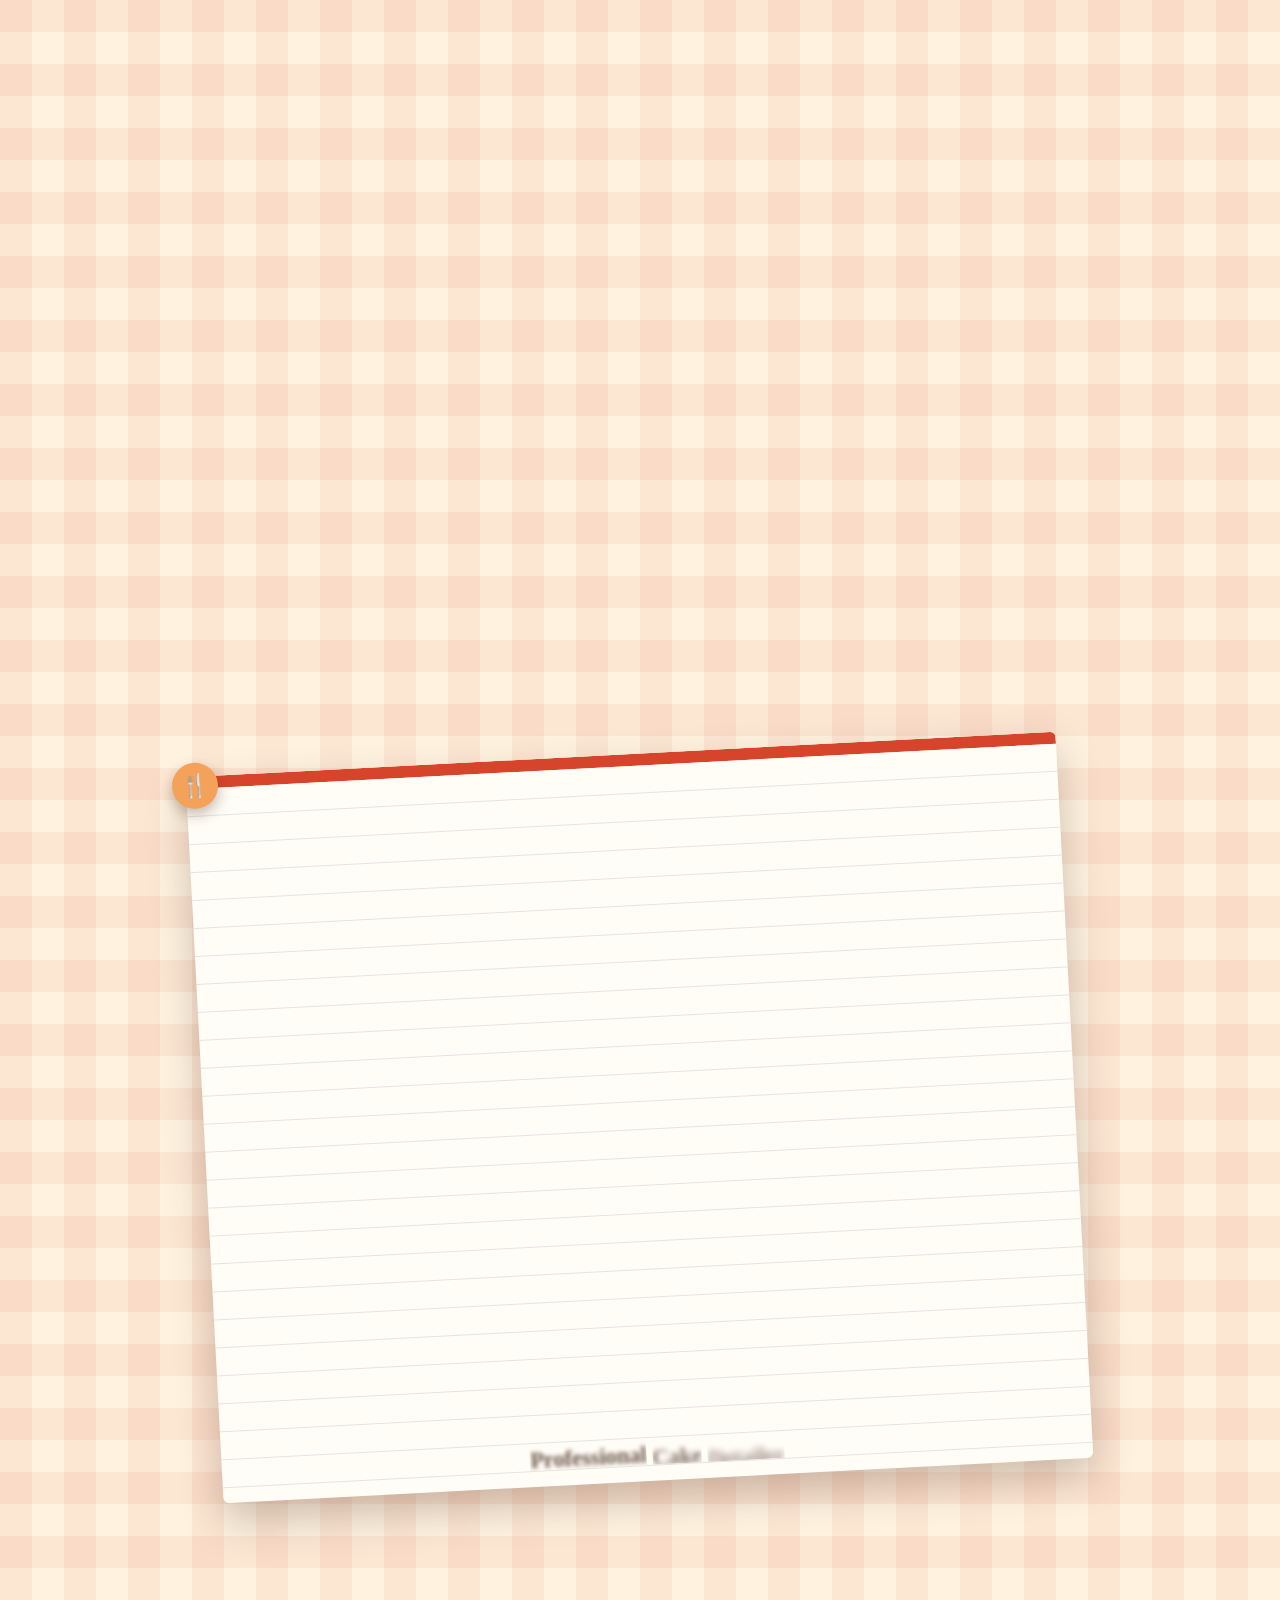
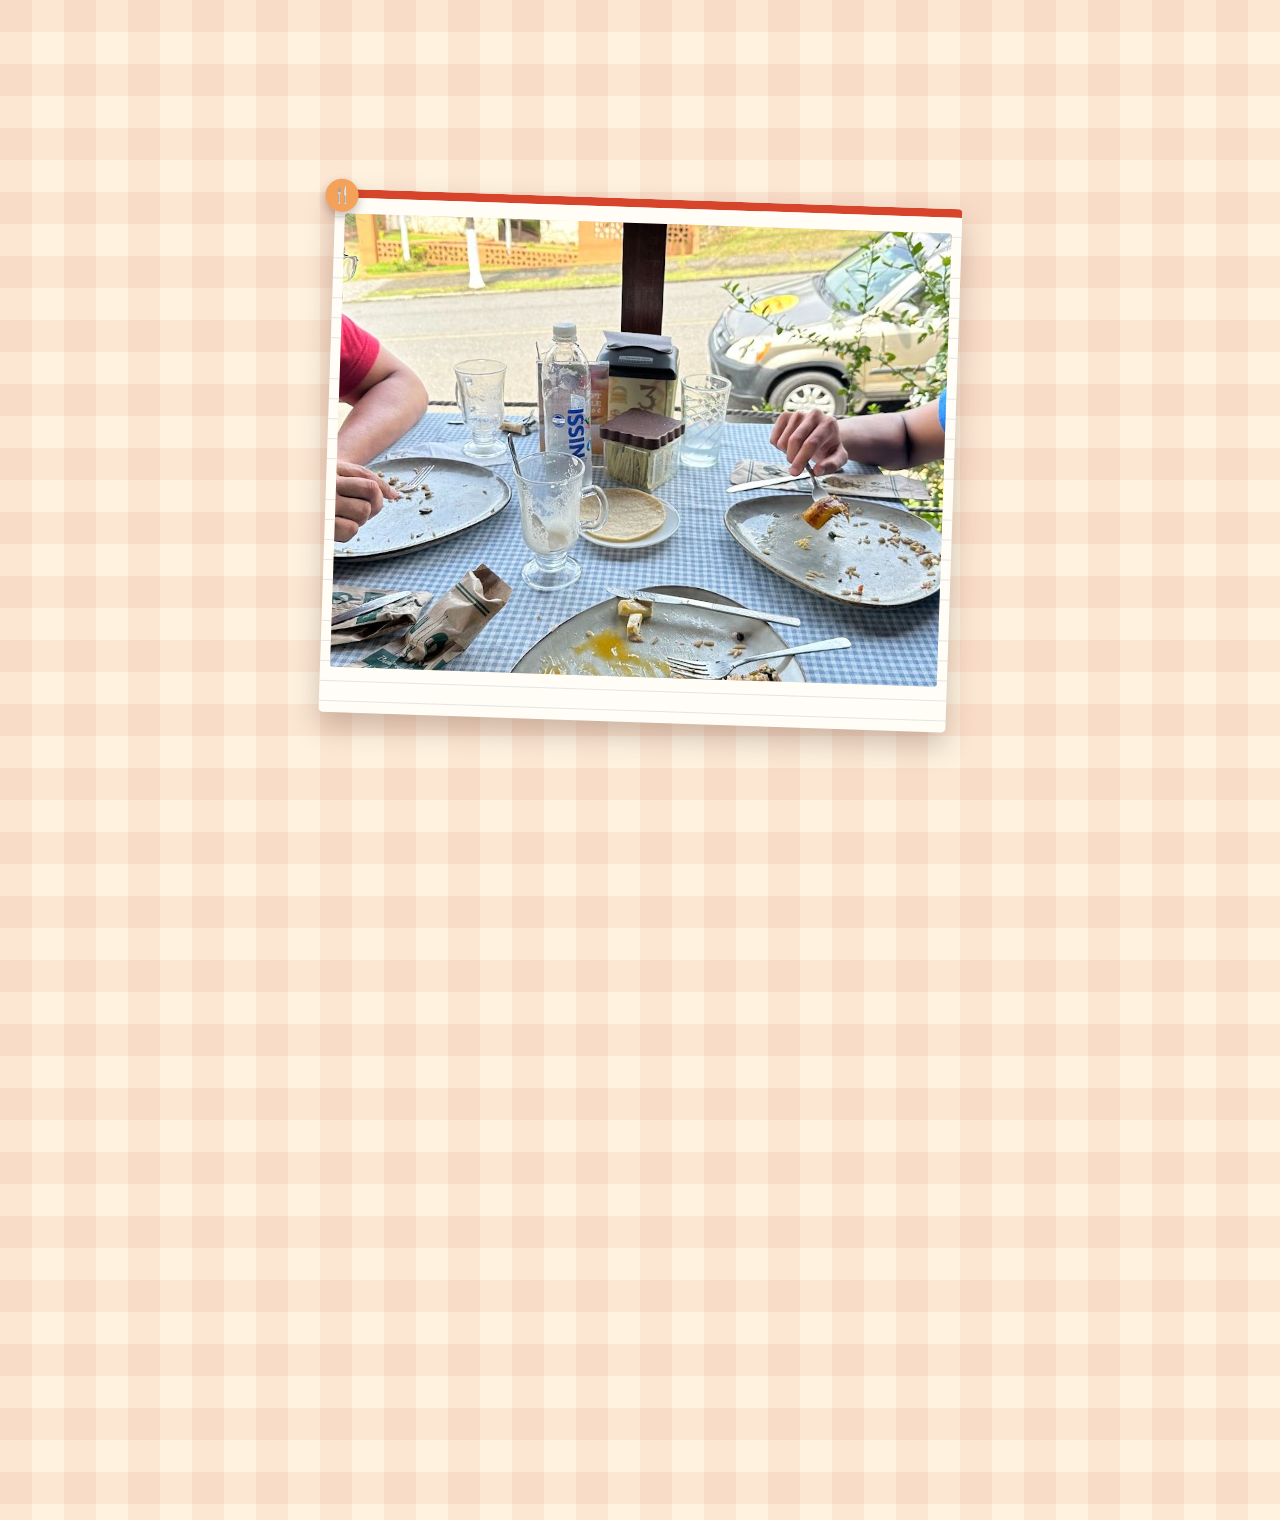
<file: food.html>
<!doctype html>
<html lang="en" data-page="food">
<head>
  <meta charset="utf-8">
  <meta name="viewport" content="width=device-width, initial-scale=1">
  <title>Food + Family</title>
  <link rel="icon" href="data:image/svg+xml,<svg xmlns=%22http://www.w3.org/2000/svg%22 viewBox=%220 0 100 100%22><text y=%22.9em%22 font-size=%2290%22>🍛</text></svg>">
  <link rel="stylesheet" href="css/style.css">
  <script>
    document.documentElement.classList.add('js');
    try { if (sessionStorage.getItem('wipe')) { sessionStorage.removeItem('wipe'); document.documentElement.classList.add('is-arriving'); } } catch (e) {}
  </script>
</head>
<body class="theme-food">
  <div class="wipe" aria-hidden="true"><div class="wipe-panel wipe-a"></div><div class="wipe-panel wipe-b"></div></div>
  <div class="food-bg" aria-hidden="true"></div>

  <nav class="nav" aria-label="Pages">
    <a href="index.html" data-wipe="home">Home</a>
    <a href="world.html" data-wipe="world"><span><span class="nav-long">Around the </span>World</span></a>
    <a href="silly.html" data-wipe="silly"><span>Silly<span class="nav-long"> Dad</span></span></a>
    <a href="cool.html" data-wipe="cool"><span><span class="nav-long">Cooler Than Yours</span><span class="nav-short">Cool</span></span></a>
    <a href="food.html" data-wipe="food" aria-current="page"><span>Food<span class="nav-long"> + Family</span></span></a>
  </nav>

  <header class="food-hero">
    <div class="plate-wrap">
      <div class="plate" aria-hidden="true"></div>
      <div class="plate-items" aria-hidden="true"></div>
      <div class="steam" aria-hidden="true"><span></span><span></span><span></span></div>
      <h1 class="food-title" aria-label="Food + Family">
        <span class="ft-line">Food</span>
        <span class="ft-plus">+</span>
        <span class="ft-line">Family</span>
      </h1>
    </div>
    <p class="food-sub">Good food, better company, and the best dad at the head of the table</p>
    <div class="food-hint">Dinner is served ↓</div>
  </header>

  <main id="gallery" class="gallery g-frames-recipe"></main>

  <footer class="page-end">
    <p class="eyebrow">Seconds, anyone?</p>
    <h2>Thank you for every meal, and for always bringing us all to the table.</h2>
    <a href="index.html" data-wipe="home">Back home 🎂</a>
  </footer>

  <script src="vendor/gsap.min.js"></script>
  <script src="vendor/ScrollTrigger.min.js"></script>
  <script src="vendor/lenis.min.js"></script>
  <script src="images/photos.js"></script>
  <script src="js/main.js"></script>
  <script src="js/gallery.js"></script>
  <script src="js/food.js"></script>
</body>
</html>
</file>
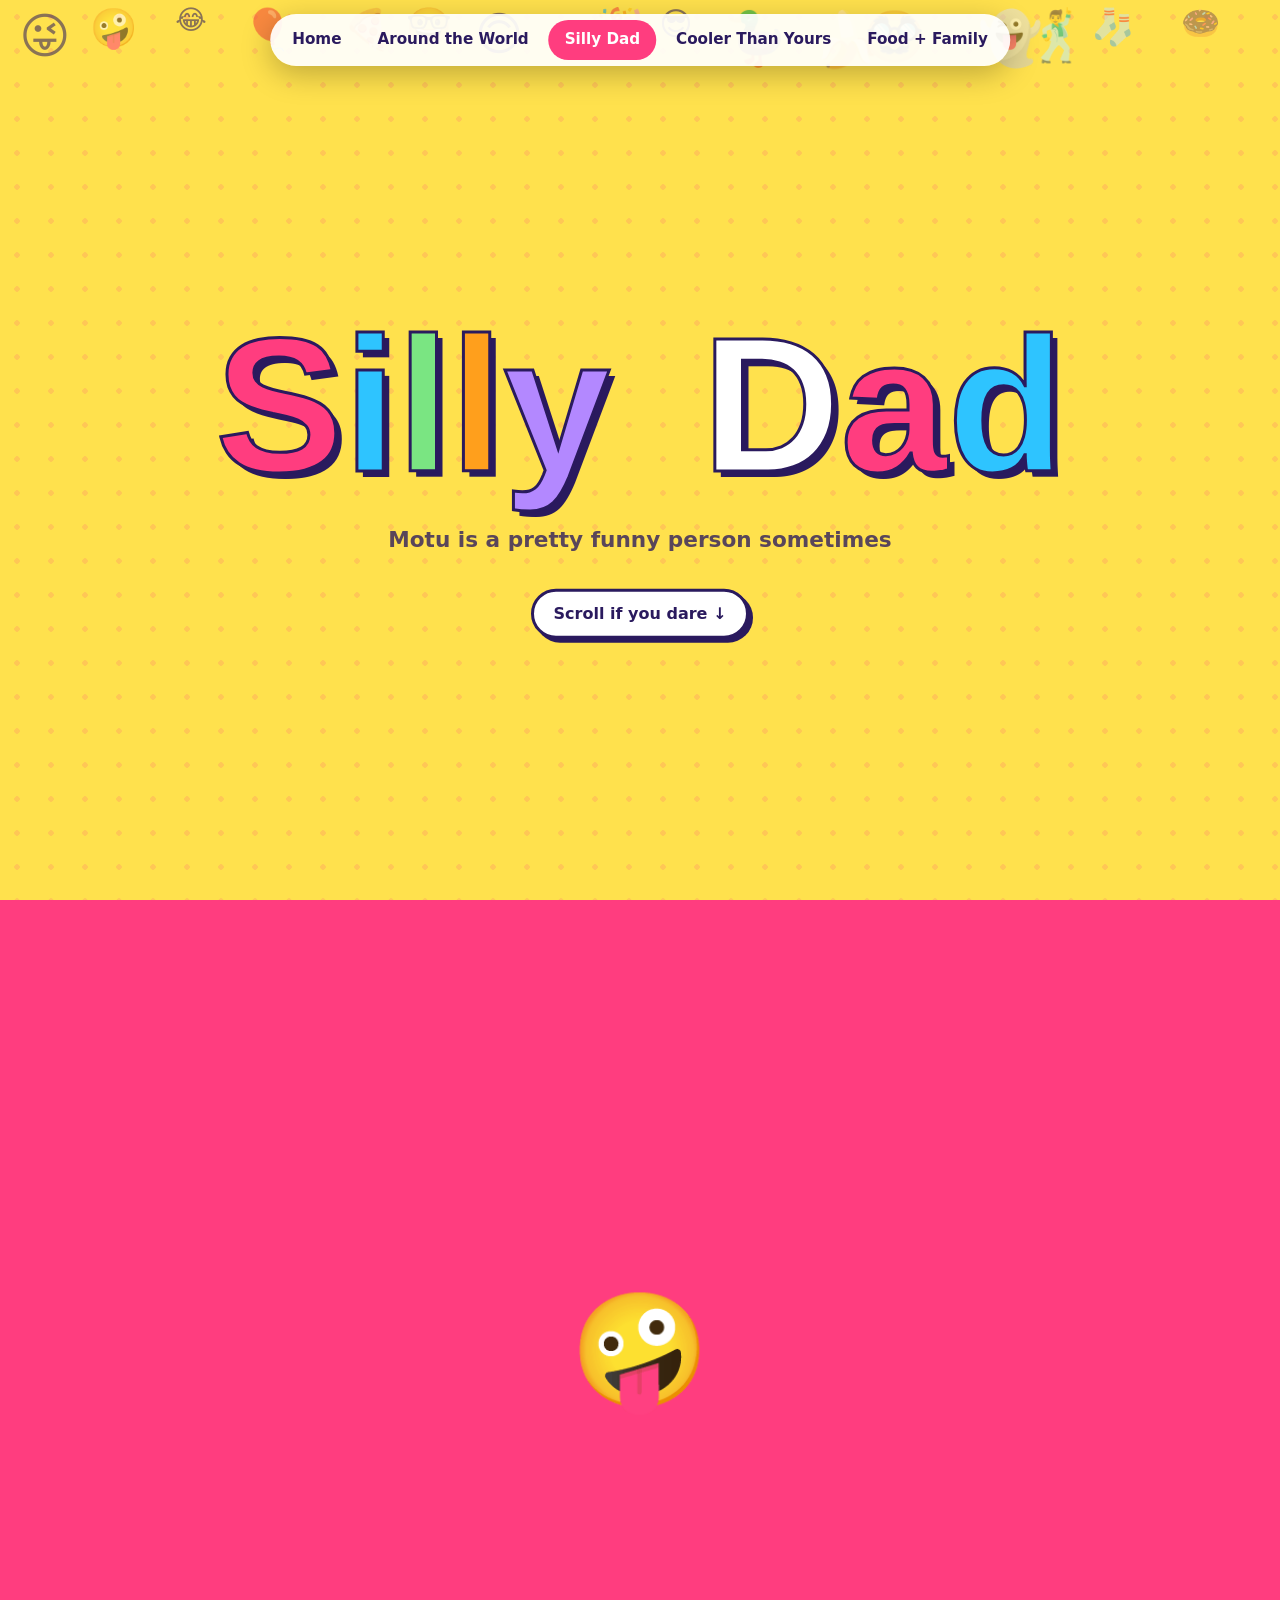
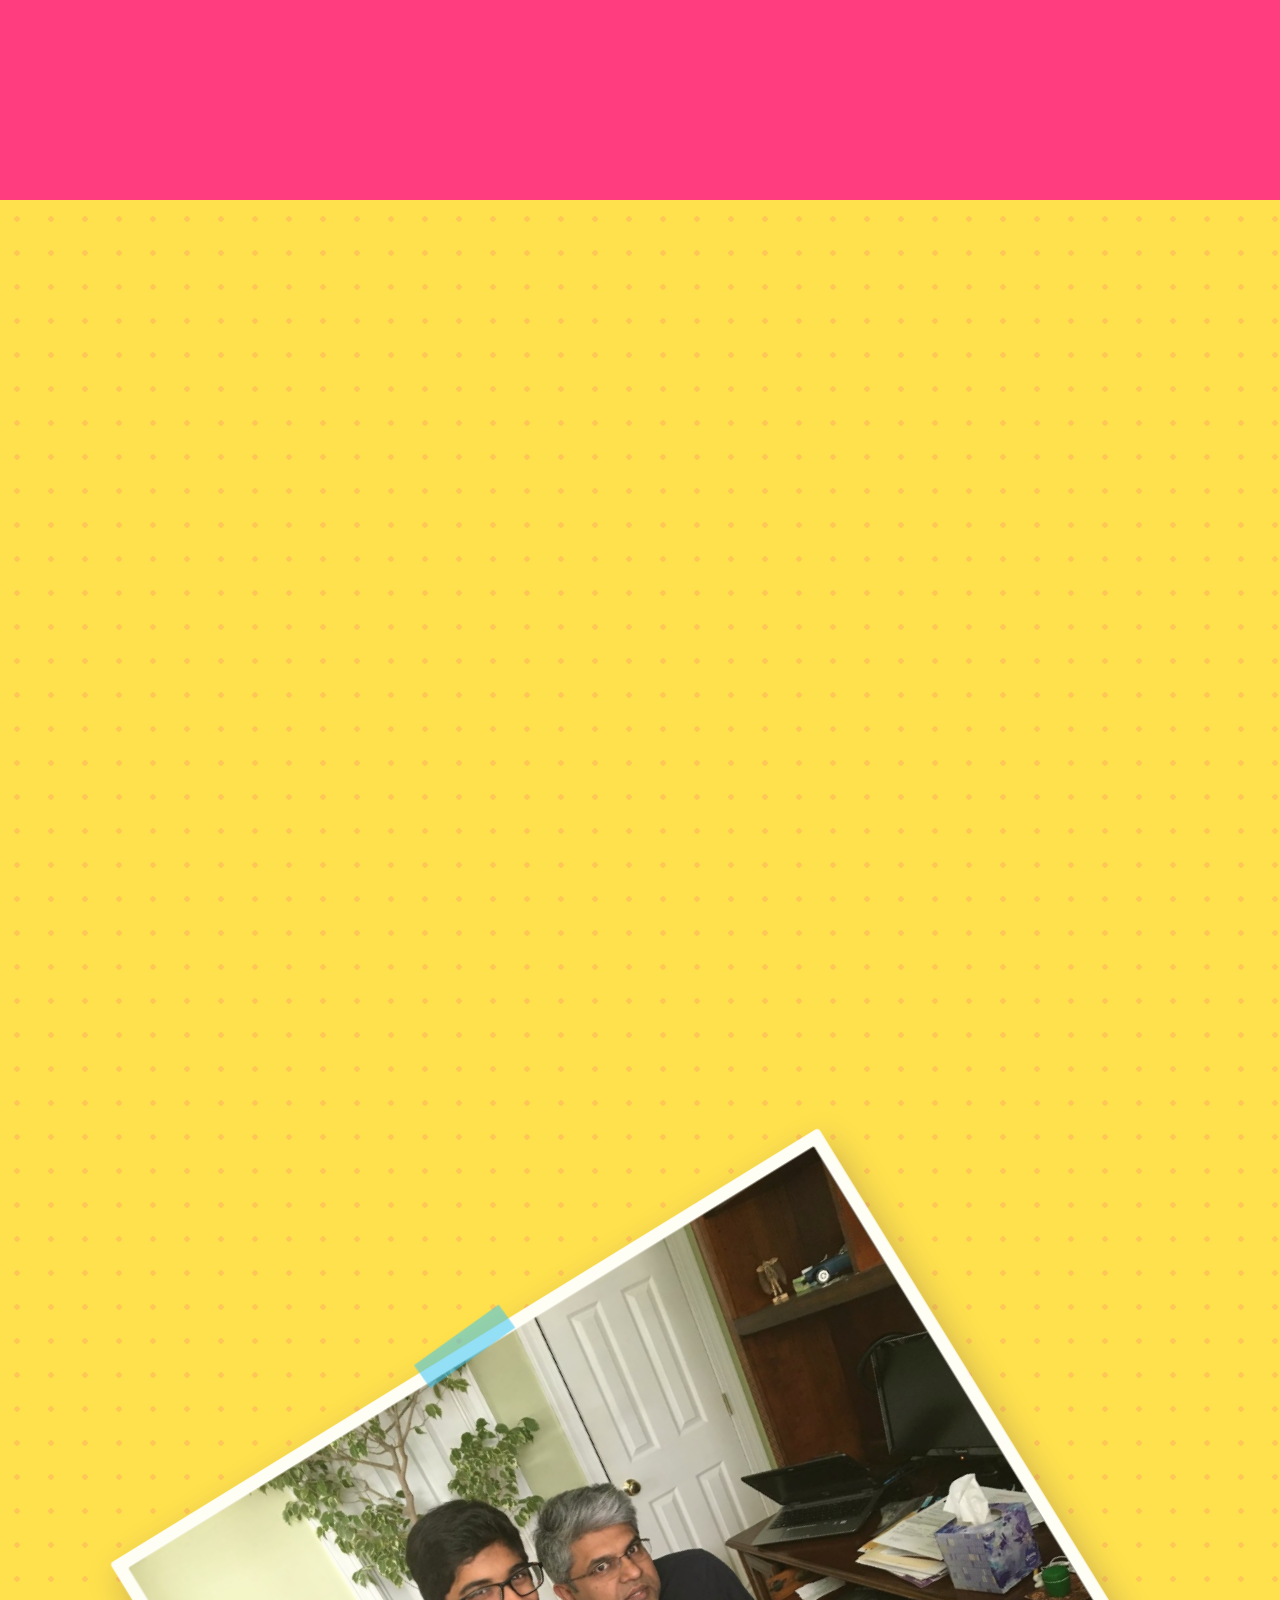
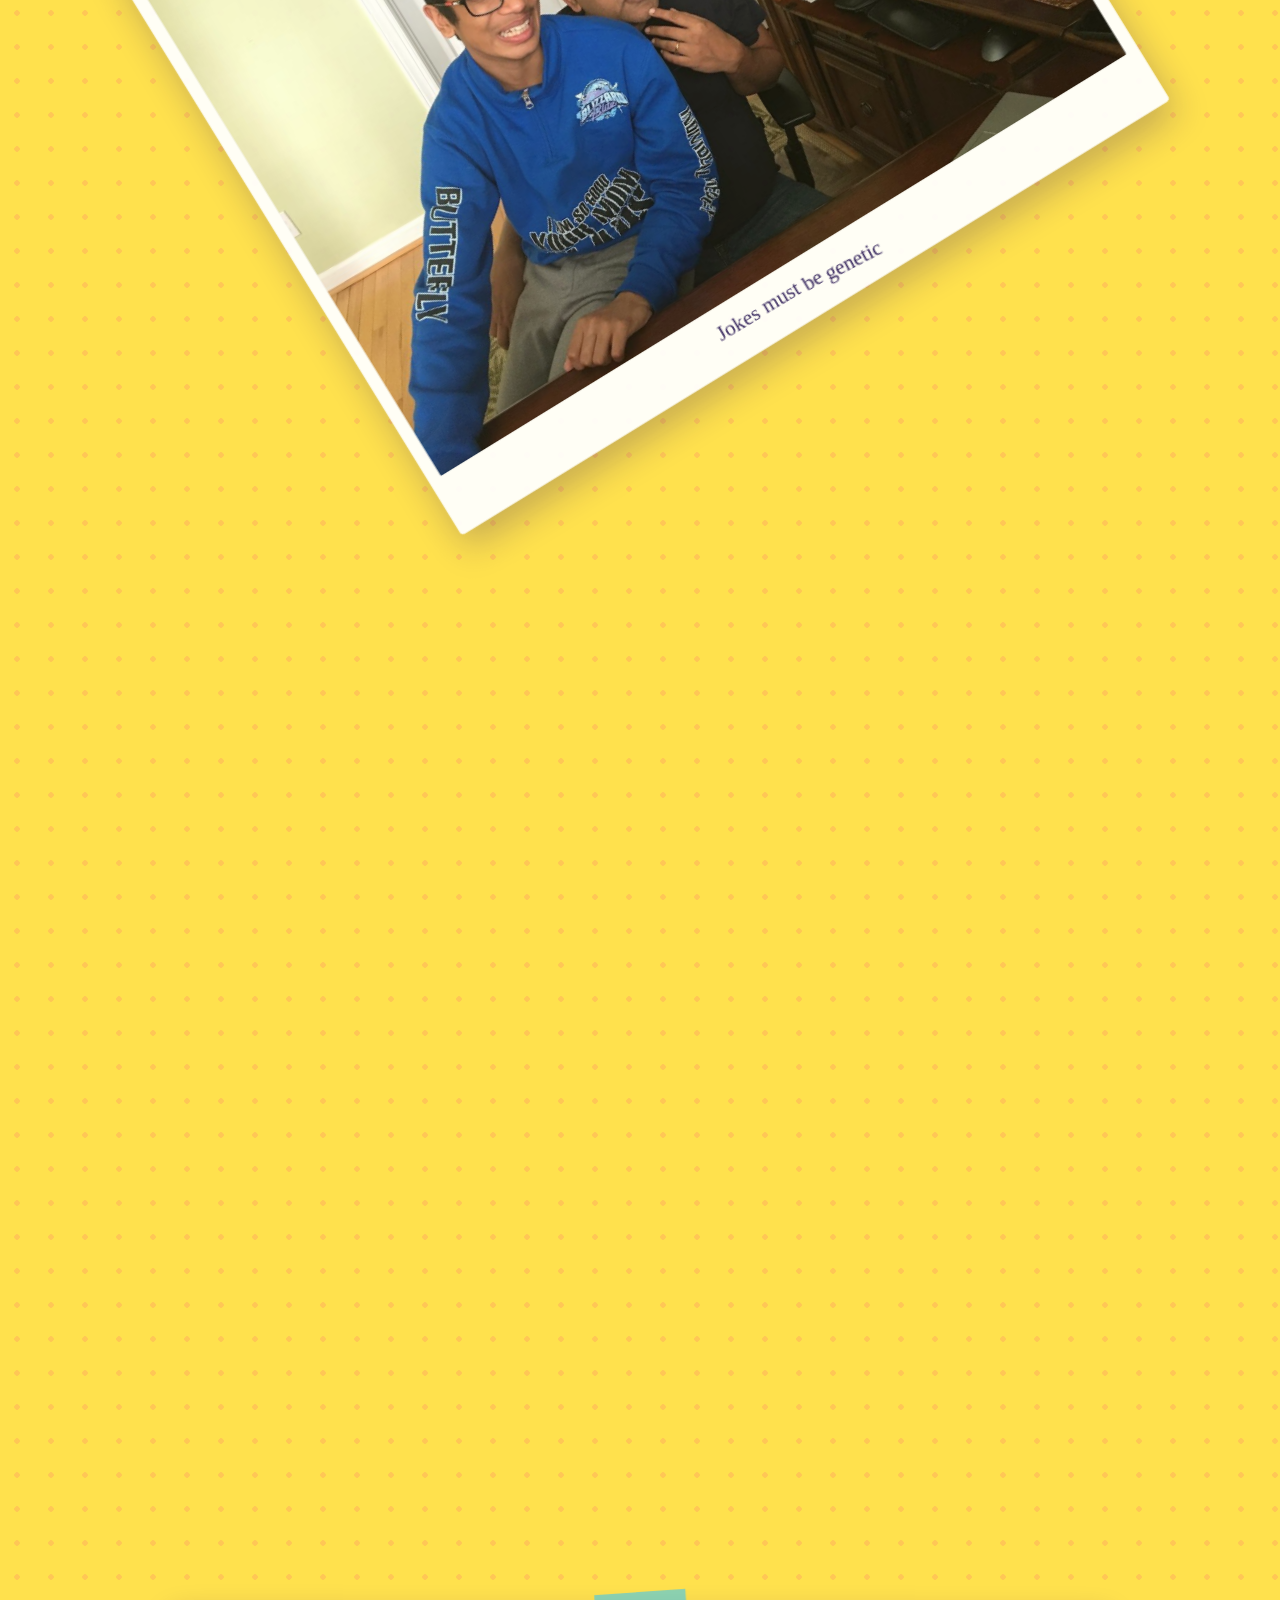
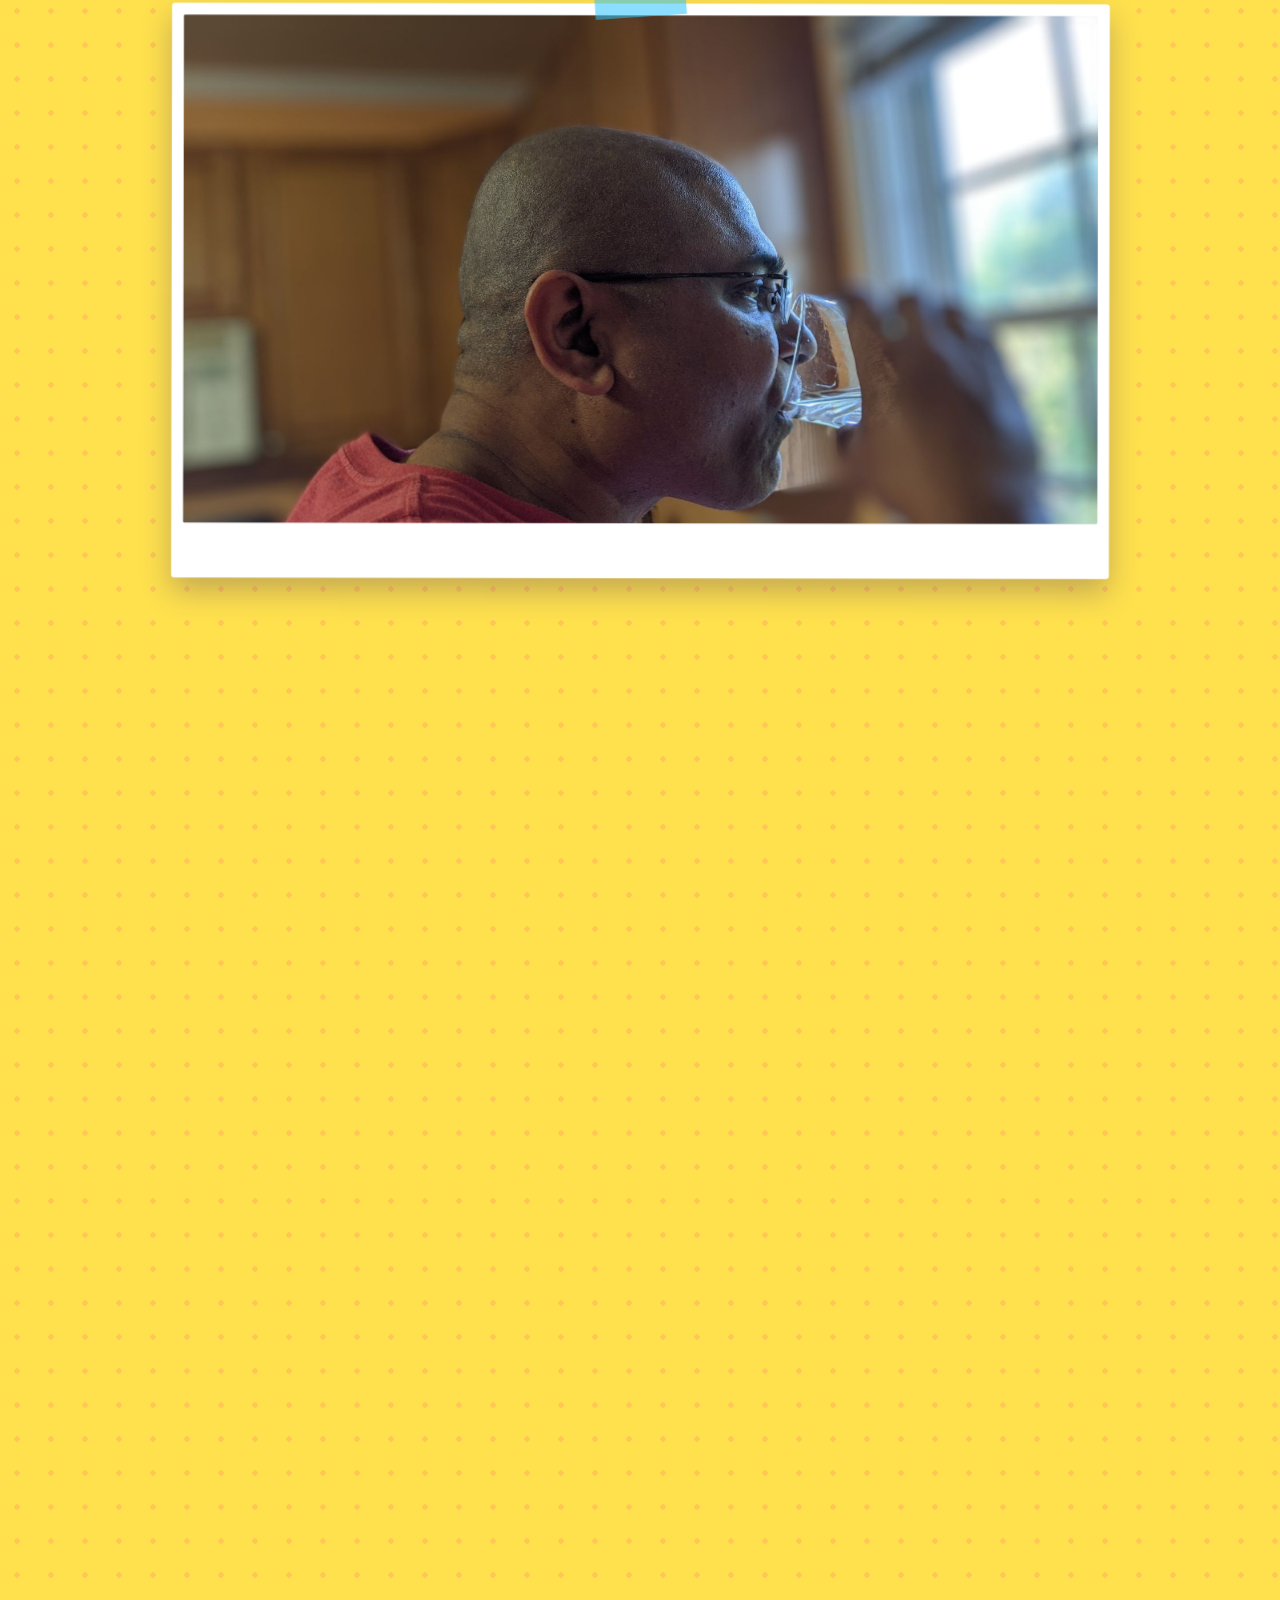
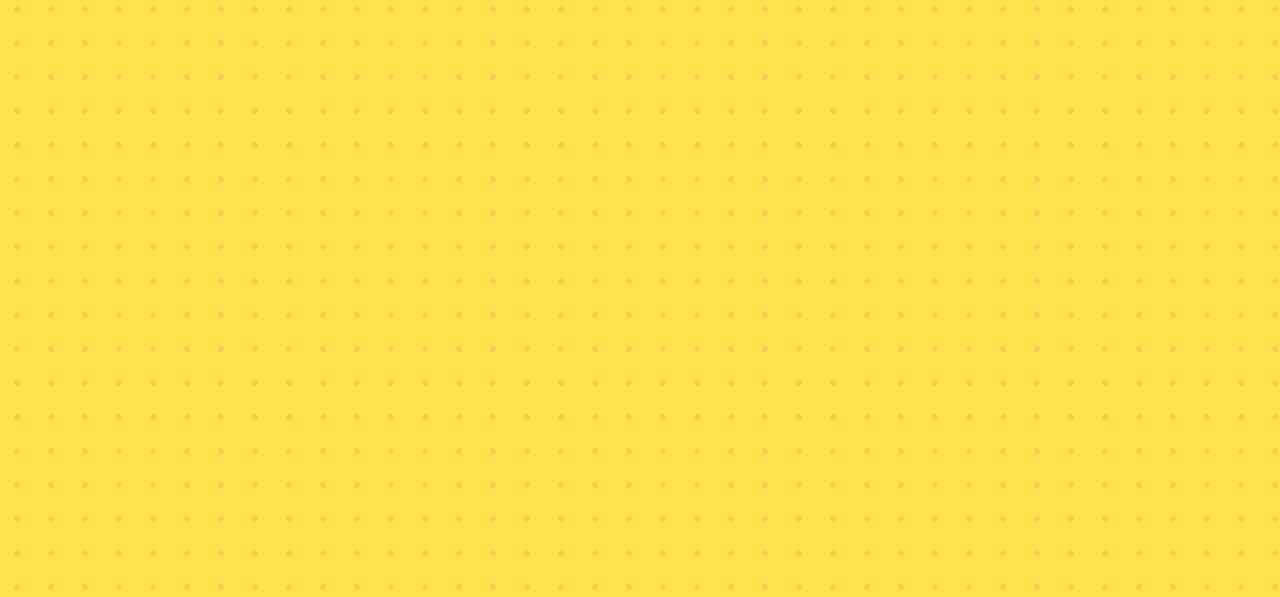
<file: silly.html>
<!doctype html>
<html lang="en" data-page="silly">
<head>
  <meta charset="utf-8">
  <meta name="viewport" content="width=device-width, initial-scale=1">
  <title>Silly Dad</title>
  <link rel="icon" href="data:image/svg+xml,<svg xmlns=%22http://www.w3.org/2000/svg%22 viewBox=%220 0 100 100%22><text y=%22.9em%22 font-size=%2290%22>🤪</text></svg>">
  <link rel="stylesheet" href="css/style.css">
  <script>
    document.documentElement.classList.add('js');
    try { if (sessionStorage.getItem('wipe')) { sessionStorage.removeItem('wipe'); document.documentElement.classList.add('is-arriving'); } } catch (e) {}
  </script>
</head>
<body class="theme-silly">
  <div class="wipe" aria-hidden="true"><div class="wipe-panel wipe-a"></div><div class="wipe-panel wipe-b"></div></div>
  <div class="emoji-bg" aria-hidden="true"></div>

  <nav class="nav" aria-label="Pages">
    <a href="index.html" data-wipe="home">Home</a>
    <a href="world.html" data-wipe="world"><span><span class="nav-long">Around the </span>World</span></a>
    <a href="silly.html" data-wipe="silly" aria-current="page"><span>Silly<span class="nav-long"> Dad</span></span></a>
    <a href="cool.html" data-wipe="cool"><span><span class="nav-long">Cooler Than Yours</span><span class="nav-short">Cool</span></span></a>
    <a href="food.html" data-wipe="food"><span>Food<span class="nav-long"> + Family</span></span></a>
  </nav>

  <header class="silly-hero">
    <h1 class="silly-title">Silly Dad</h1>
    <p class="silly-sub">Motu is a pretty funny person sometimes</p>
    <div class="silly-hint">Scroll if you dare ↓</div>
  </header>

  <main id="gallery" class="gallery g-frames-polaroid"></main>

  <footer class="page-end">
    <p class="eyebrow">Okay, okay</p>
    <h2>He's silly, but he's the best. ❤️</h2>
    <a href="cool.html" data-wipe="cool">But is he cool? 😎</a>
  </footer>

  <script src="vendor/gsap.min.js"></script>
  <script src="vendor/ScrollTrigger.min.js"></script>
  <script src="vendor/lenis.min.js"></script>
  <script src="images/photos.js"></script>
  <script src="js/main.js"></script>
  <script src="js/gallery.js"></script>
  <script src="js/silly.js"></script>
</body>
</html>
</file>
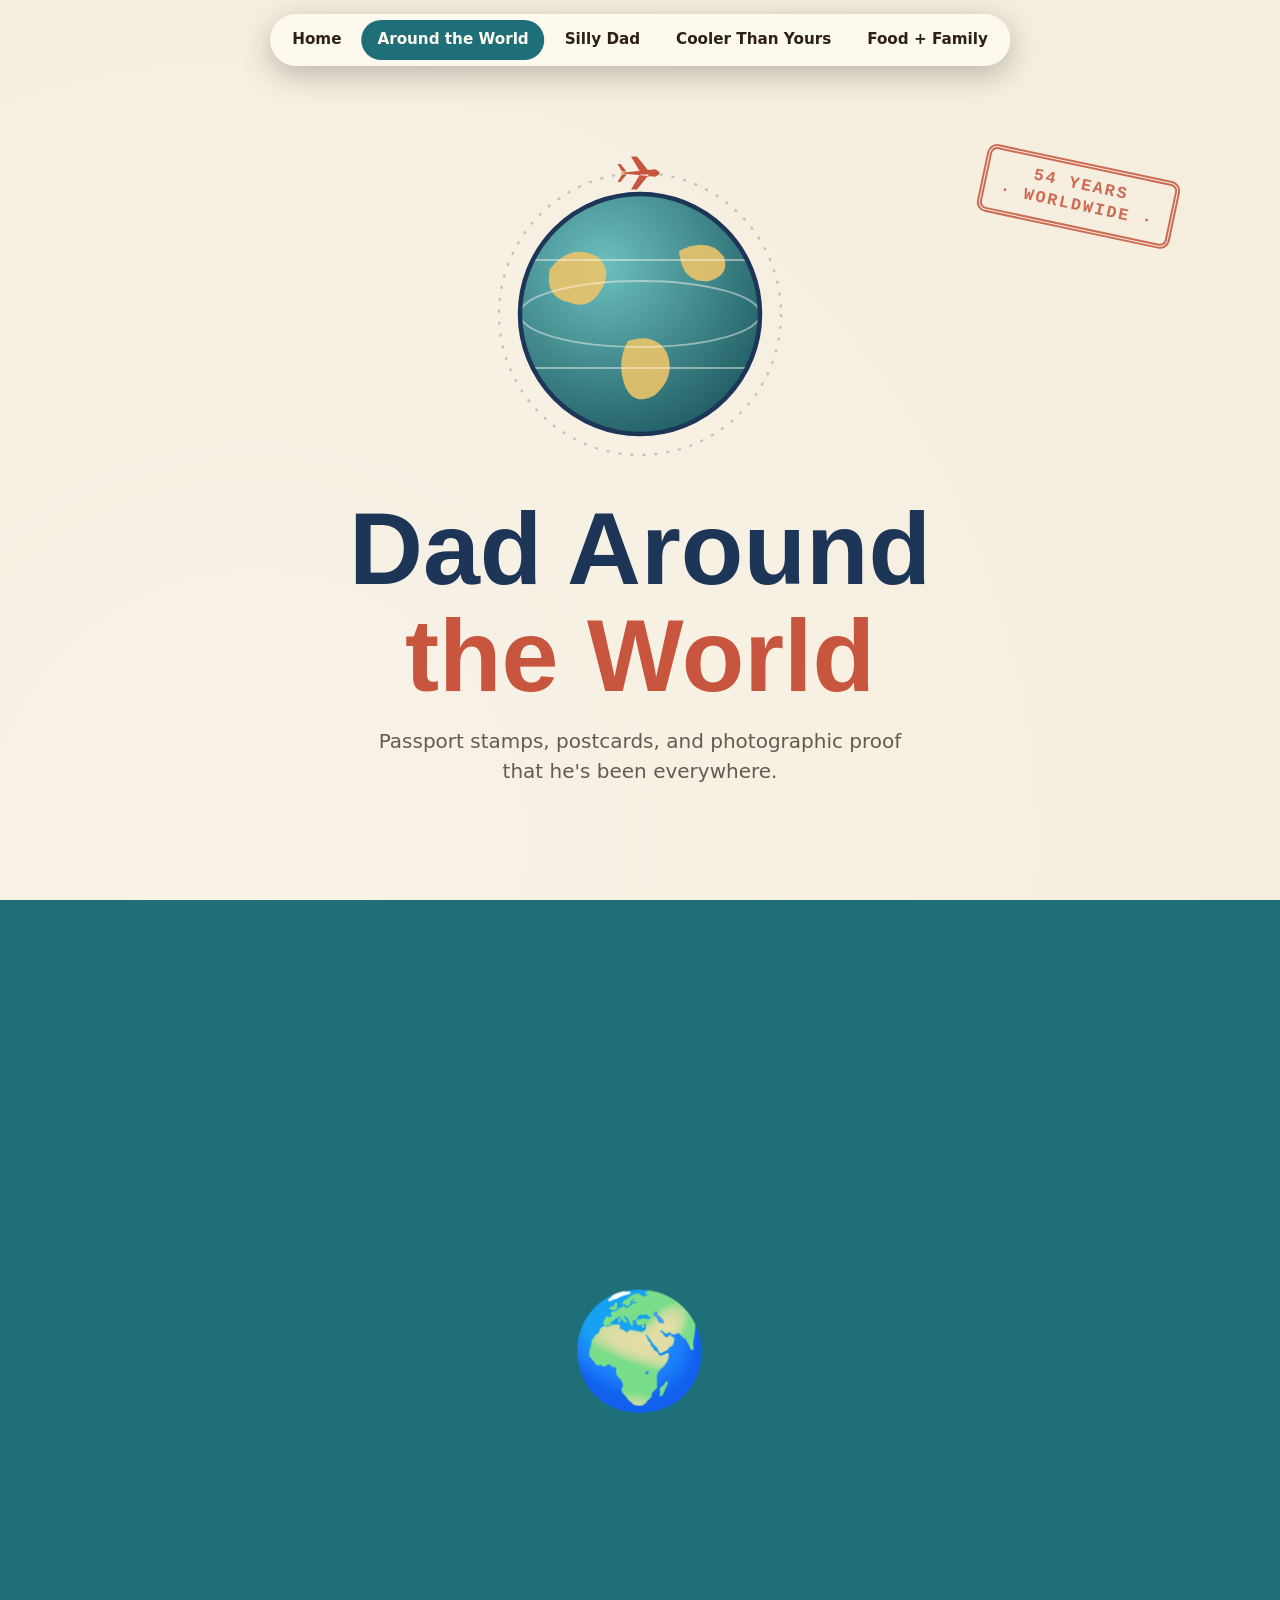
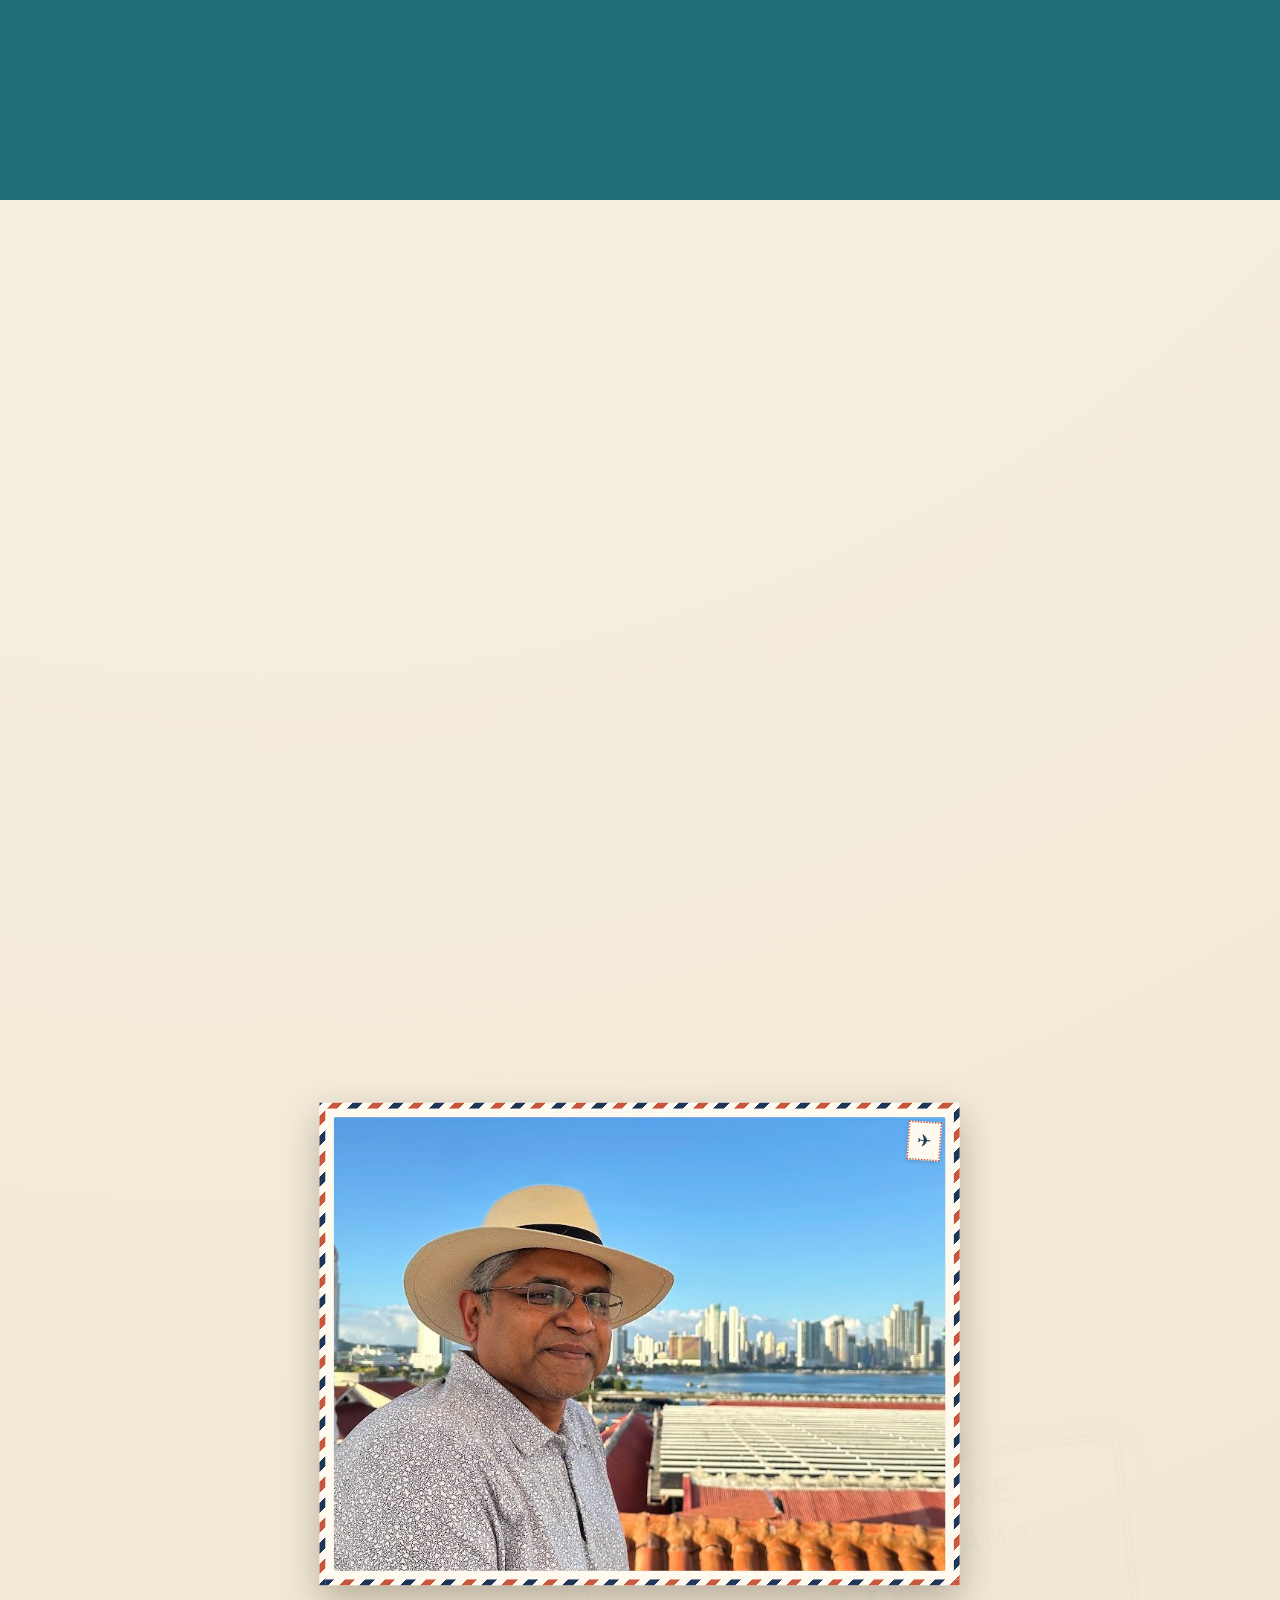
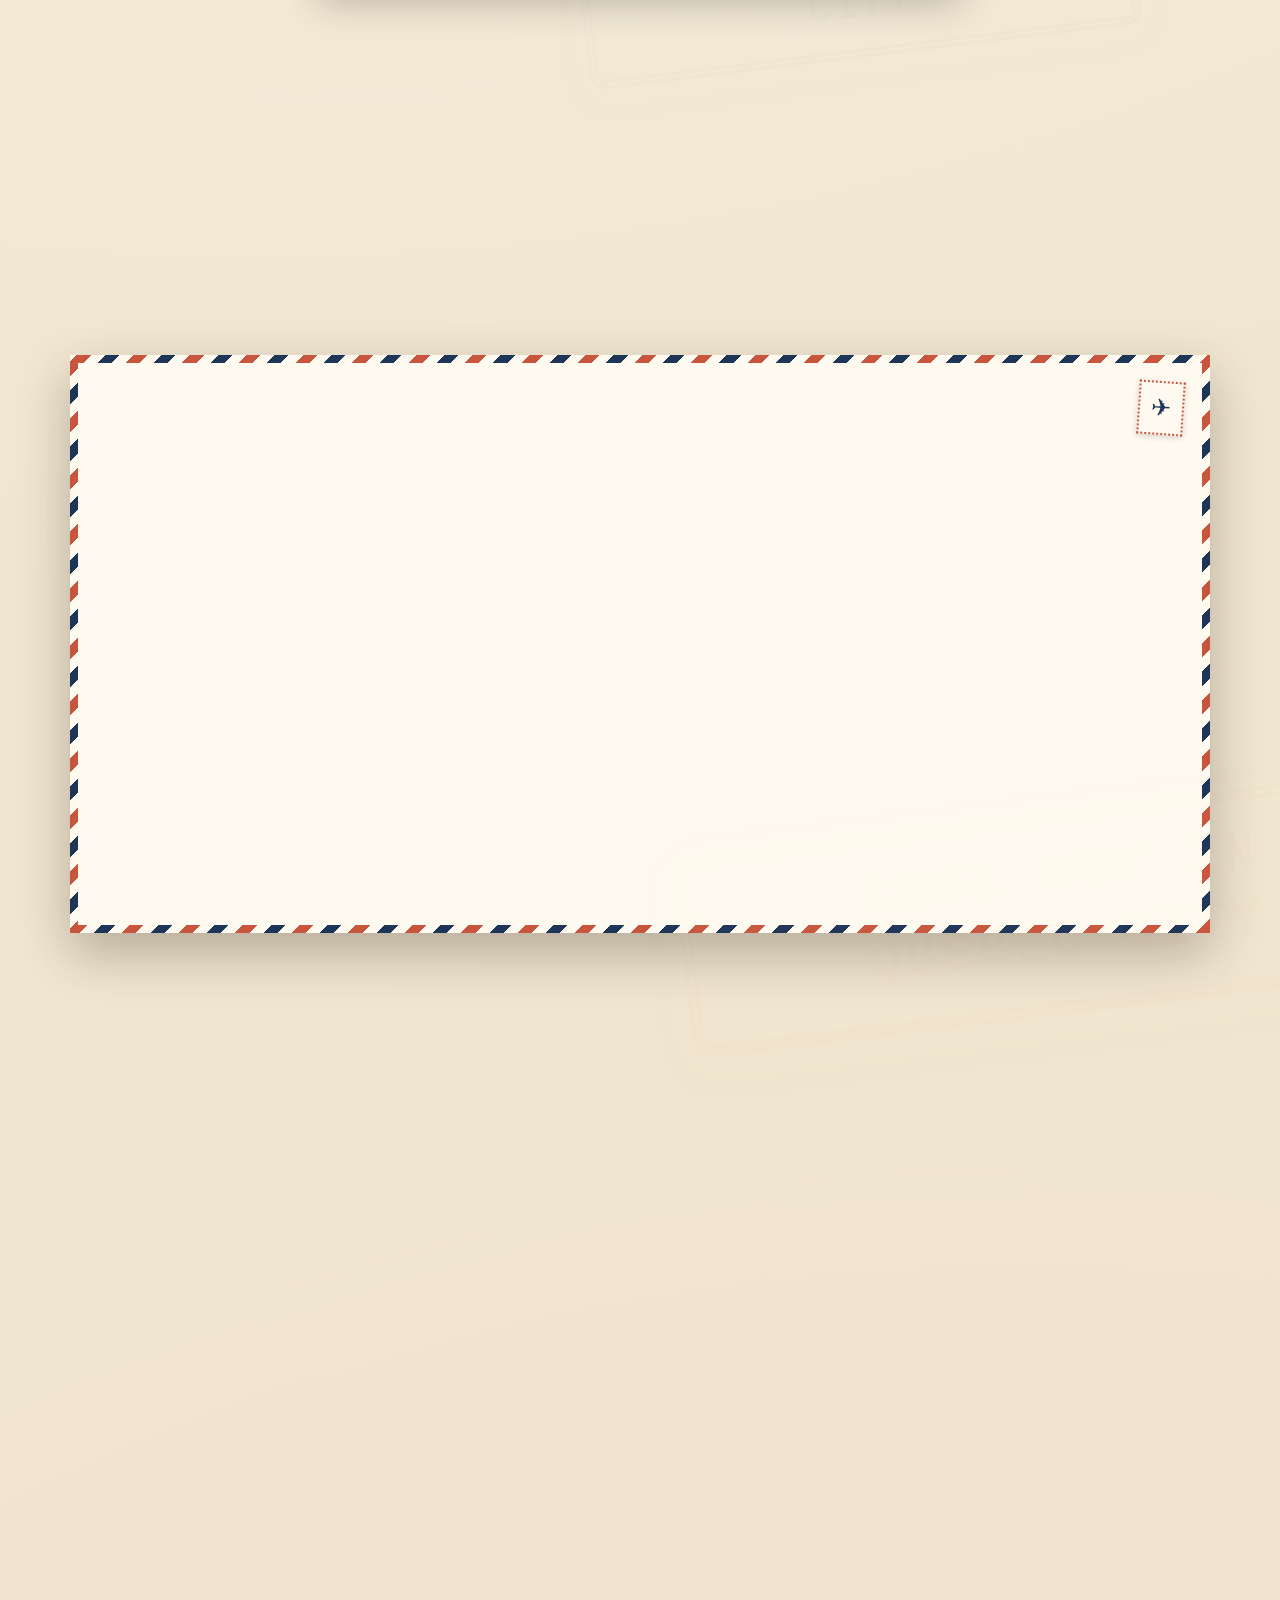
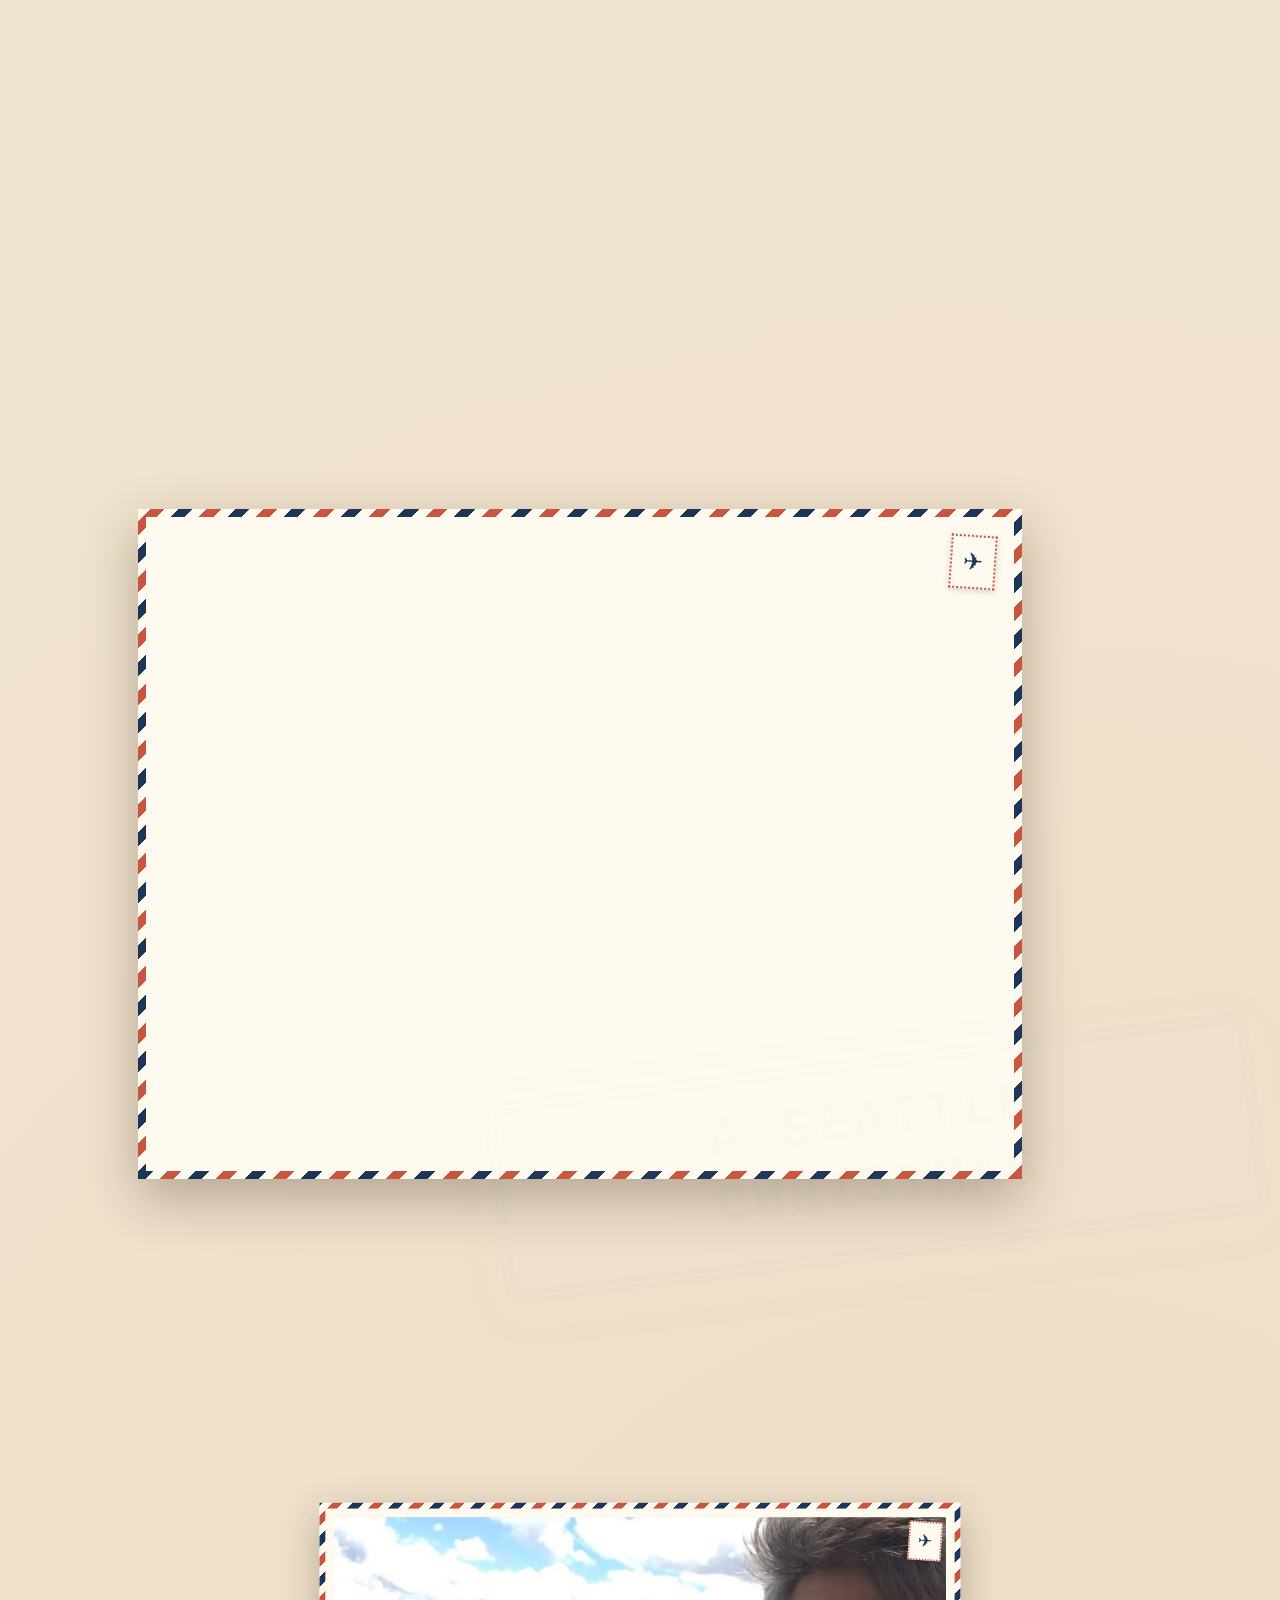
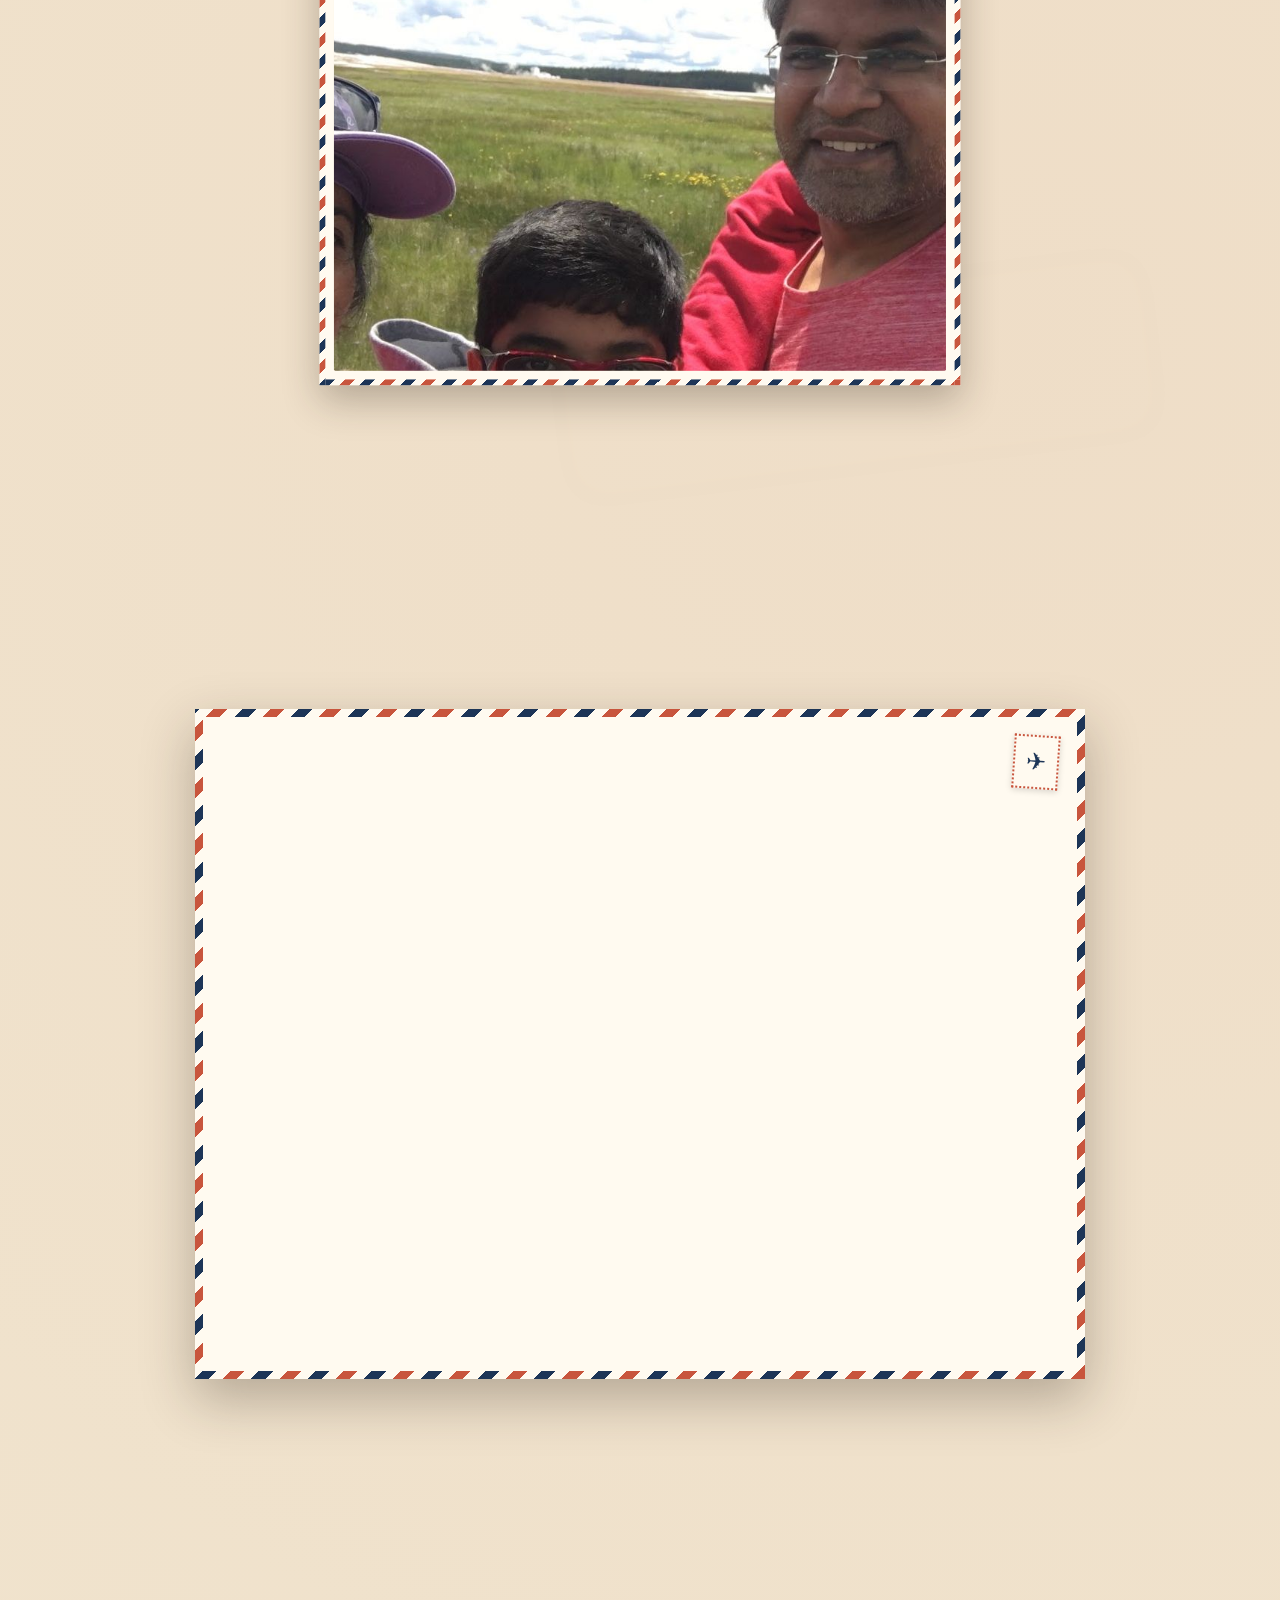
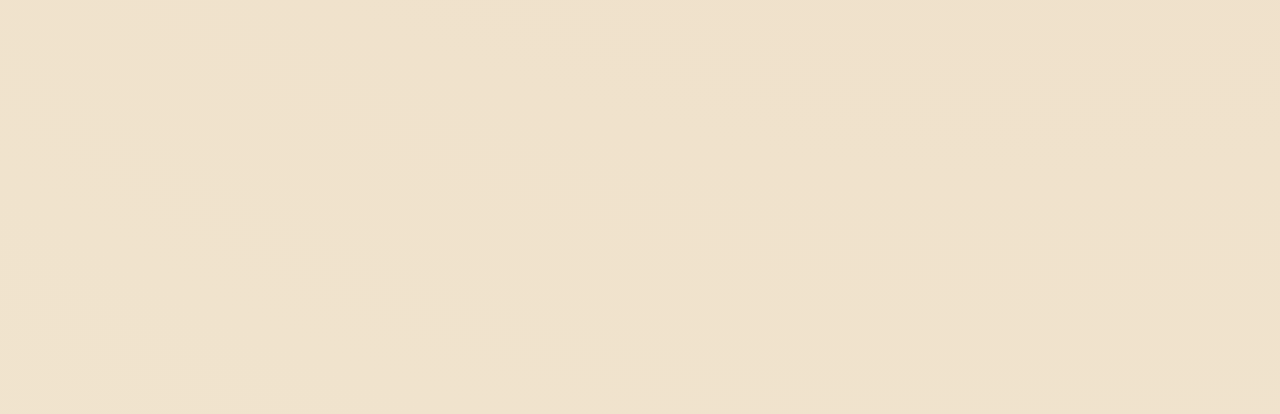
<file: world.html>
<!doctype html>
<html lang="en" data-page="world">
<head>
  <meta charset="utf-8">
  <meta name="viewport" content="width=device-width, initial-scale=1">
  <title>Dad Around the World</title>
  <link rel="icon" href="data:image/svg+xml,<svg xmlns=%22http://www.w3.org/2000/svg%22 viewBox=%220 0 100 100%22><text y=%22.9em%22 font-size=%2290%22>🌍</text></svg>">
  <link rel="stylesheet" href="css/style.css">
  <script>
    document.documentElement.classList.add('js');
    try { if (sessionStorage.getItem('wipe')) { sessionStorage.removeItem('wipe'); document.documentElement.classList.add('is-arriving'); } } catch (e) {}
  </script>
</head>
<body class="theme-world">
  <div class="wipe" aria-hidden="true"><div class="wipe-panel wipe-a"></div><div class="wipe-panel wipe-b"></div></div>

  <nav class="nav" aria-label="Pages">
    <a href="index.html" data-wipe="home">Home</a>
    <a href="world.html" data-wipe="world" aria-current="page"><span><span class="nav-long">Around the </span>World</span></a>
    <a href="silly.html" data-wipe="silly"><span>Silly<span class="nav-long"> Dad</span></span></a>
    <a href="cool.html" data-wipe="cool"><span><span class="nav-long">Cooler Than Yours</span><span class="nav-short">Cool</span></span></a>
    <a href="food.html" data-wipe="food"><span>Food<span class="nav-long"> + Family</span></span></a>
  </nav>

  <header class="world-hero">
    <svg class="globe" viewBox="0 0 200 200" aria-hidden="true">
      <defs>
        <radialGradient id="globeFill" cx="35%" cy="30%" r="80%">
          <stop offset="0" stop-color="#6cc0bf"/>
          <stop offset="1" stop-color="#1d5960"/>
        </radialGradient>
        <clipPath id="globeClip"><circle cx="100" cy="100" r="80"/></clipPath>
      </defs>
      <circle cx="100" cy="100" r="80" fill="url(#globeFill)"/>
      <g clip-path="url(#globeClip)">
        <g class="land" fill="#e9c46a" fill-opacity="0.9">
          <path d="M40 70 q14 -18 32 -8 q10 10 2 22 q-8 14 -22 8 q-16 -4 -12 -22z"/>
          <path d="M92 118 q18 -6 26 8 q6 16 -8 28 q-14 8 -20 -6 q-6 -16 2 -30z"/>
          <path d="M126 58 q20 -10 30 4 q4 12 -10 16 q-18 2 -20 -20z"/>
          <path d="M200 70 q14 -18 32 -8 q10 10 2 22 q-8 14 -22 8 q-16 -4 -12 -22z"/>
          <path d="M252 118 q18 -6 26 8 q6 16 -8 28 q-14 8 -20 -6 q-6 -16 2 -30z"/>
          <path d="M286 58 q20 -10 30 4 q4 12 -10 16 q-18 2 -20 -20z"/>
        </g>
        <g fill="none" stroke="#fffaf0" stroke-opacity="0.45" stroke-width="1.2">
          <ellipse cx="100" cy="100" rx="80" ry="22"/>
          <line x1="20" y1="64" x2="180" y2="64"/>
          <line x1="20" y1="136" x2="180" y2="136"/>
          <ellipse class="mer" cx="100" cy="100" rx="80" ry="80"/>
          <ellipse class="mer" cx="100" cy="100" rx="80" ry="80" style="animation-delay:-1.75s"/>
          <ellipse class="mer" cx="100" cy="100" rx="80" ry="80" style="animation-delay:-3.5s"/>
          <ellipse class="mer" cx="100" cy="100" rx="80" ry="80" style="animation-delay:-5.25s"/>
        </g>
      </g>
      <circle cx="100" cy="100" r="80" fill="none" stroke="#1d3557" stroke-width="3"/>
      <g class="orbit">
        <circle cx="100" cy="100" r="94" fill="none" stroke="#1d3557" stroke-opacity="0.25" stroke-width="1.5" stroke-dasharray="2 6"/>
        <g transform="translate(100 6)">
          <path fill="#c8553d" d="M-14 0 L10 -2.5 Q16 0 10 2.5 Z M0 -1 L-6 -11 L-2 -11 L6 -1 Z M0 1 L-6 11 L-2 11 L6 1 Z M-12 -1 L-15 -6 L-13 -6 L-9 -1 Z M-12 1 L-15 6 L-13 6 L-9 1 Z"/>
        </g>
      </g>
    </svg>

    <h1 class="world-title">Dad Around<br><span class="accent">the World</span></h1>
    <p class="world-sub">Passport stamps, postcards, and photographic proof that he's been everywhere.</p>
    <div class="hero-stamp" aria-hidden="true">54 years<br>· worldwide ·</div>
  </header>

  <section class="world-route" aria-hidden="true">
    <svg class="route-svg" viewBox="0 0 1000 640">
      <path class="route-ghost" d="M80 540 C 220 360, 300 600, 430 420 S 600 100, 720 240 S 880 500, 930 120"/>
      <g class="route-dots"></g>
      <g class="route-pins"></g>
      <g class="route-plane">
        <path fill="#c8553d" d="M-26 0 L18 -4 Q28 0 18 4 Z M0 -2 L-10 -20 L-4 -20 L10 -2 Z M0 2 L-10 20 L-4 20 L10 2 Z M-22 -2 L-28 -11 L-24 -11 L-17 -2 Z M-22 2 L-28 11 L-24 11 L-17 2 Z"/>
      </g>
    </svg>
    <p class="route-label">Every trip, every road trip, every "shortcut"…</p>
  </section>

  <main id="gallery" class="gallery g-frames-postcard"></main>

  <footer class="page-end">
    <p class="eyebrow">Next stop</p>
    <h2>Where to next, Dad?</h2>
    <a href="silly.html" data-wipe="silly">Meet Silly Dad 🤪</a>
  </footer>

  <script src="vendor/gsap.min.js"></script>
  <script src="vendor/ScrollTrigger.min.js"></script>
  <script src="vendor/lenis.min.js"></script>
  <script src="images/photos.js"></script>
  <script src="js/main.js"></script>
  <script src="js/gallery.js"></script>
  <script src="js/world.js"></script>
</body>
</html>
</file>
<file: css/style.css>
/* =========================================================
   Dad's 54th — shared styles
   Sections: base · nav · page wipe · home · gallery · world · silly
   ========================================================= */

/* ---------- Tokens & themes ---------- */
:root {
  --font-display: "Segoe UI Black", "Arial Black", "Helvetica Neue", Arial, system-ui, sans-serif;
  --font-body: system-ui, -apple-system, "Segoe UI", Roboto, Helvetica, Arial, sans-serif;
  --font-hand: "Segoe Print", "Bradley Hand", "Chalkboard SE", "Comic Sans MS", cursive;
  --font-stamp: "Courier New", Courier, ui-monospace, monospace;

  --bg: #0d0a1f;
  --fg: #fff7e6;
  --muted: rgba(255, 247, 230, 0.72);
  --accent: #ffd166;
  --accent-2: #ff5d8f;
  --nav-bg: rgba(20, 14, 45, 0.78);
  --nav-fg: #fff7e6;
  --nav-active: #ffd166;
  --nav-active-fg: #1a1233;
  --frame-bg: rgba(255, 255, 255, 0.06);
  --screen: 100vh;
}
@supports (height: 100svh) {
  :root { --screen: 100svh; }
}

.theme-world {
  --bg: #f1e6d0;
  --fg: #2b2118;
  --muted: rgba(43, 33, 24, 0.72);
  --accent: #1f6f78;
  --accent-2: #c8553d;
  --ink: #1d3557;
  --nav-bg: rgba(255, 250, 240, 0.9);
  --nav-fg: #2b2118;
  --nav-active: #1f6f78;
  --nav-active-fg: #fffaf0;
  --frame-bg: #e6d9bf;
}

.theme-silly {
  --bg: #ffe14d;
  --fg: #2a1a5e;
  --muted: rgba(42, 26, 94, 0.78);
  --accent: #ff3d7f;
  --accent-2: #2ec4ff;
  --nav-bg: rgba(255, 255, 255, 0.92);
  --nav-fg: #2a1a5e;
  --nav-active: #ff3d7f;
  --nav-active-fg: #fff;
  --frame-bg: #f3f3f3;
}

.theme-cool {
  --bg: #07131f;
  --fg: #e8f7ff;
  --muted: rgba(232, 247, 255, 0.7);
  --accent: #4cc9f0;
  --accent-2: #a5f3fc;
  --nav-bg: rgba(10, 30, 50, 0.85);
  --nav-fg: #e8f7ff;
  --nav-active: #4cc9f0;
  --nav-active-fg: #07131f;
  --frame-bg: rgba(76, 201, 240, 0.08);
}

.theme-food {
  --bg: #fff3e0;
  --fg: #3b1f14;
  --muted: rgba(59, 31, 20, 0.75);
  --accent: #d6452b;
  --accent-2: #f4a259;
  --nav-bg: rgba(255, 250, 242, 0.92);
  --nav-fg: #3b1f14;
  --nav-active: #d6452b;
  --nav-active-fg: #fff;
  --frame-bg: #f6e3c6;
}

/* ---------- Base ---------- */
*, *::before, *::after { box-sizing: border-box; }

html { -webkit-text-size-adjust: 100%; }

body {
  margin: 0;
  background: var(--bg);
  color: var(--fg);
  font-family: var(--font-body);
  line-height: 1.5;
  overflow-x: hidden;
  -webkit-font-smoothing: antialiased;
}

img { display: block; max-width: 100%; }

h1, h2, h3 { margin: 0; line-height: 1.05; }

/* Lenis recommended styles */
html.lenis, html.lenis body { height: auto; }
.lenis.lenis-smooth { scroll-behavior: auto !important; }
.lenis.lenis-smooth [data-lenis-prevent] { overscroll-behavior: contain; }
.lenis.lenis-stopped { overflow: hidden; }

.eyebrow {
  margin: 0 0 0.8rem;
  font-size: 0.85rem;
  font-weight: 800;
  letter-spacing: 0.22em;
  text-transform: uppercase;
  color: var(--accent);
}

/* Split-text helpers (filled in by Site.splitChars) */
.word { display: inline-block; white-space: nowrap; }
.ch { display: inline-block; }

/* ---------- Nav ---------- */
.nav {
  position: fixed;
  top: 14px;
  left: 50%;
  transform: translateX(-50%);
  z-index: 100;
  display: flex;
  gap: 4px;
  padding: 6px;
  max-width: calc(100vw - 24px);
  border-radius: 999px;
  background: var(--nav-bg);
  box-shadow: 0 8px 30px rgba(0, 0, 0, 0.25);
}

.nav a {
  display: flex;
  align-items: center;
  gap: 0.4em;
  padding: 0.55em 1.05em;
  border-radius: 999px;
  color: var(--nav-fg);
  font-weight: 700;
  font-size: 0.95rem;
  text-decoration: none;
  white-space: nowrap;
  transition: background-color 0.2s, color 0.2s;
}
.nav a:hover { background: rgba(127, 127, 127, 0.2); }
.nav a[aria-current="page"] { background: var(--nav-active); color: var(--nav-active-fg); }
.nav a:focus-visible,
button:focus-visible,
.page-end a:focus-visible { outline: 3px solid var(--accent-2); outline-offset: 3px; }

.nav .nav-short { display: none; }

/* Five links: drop to short labels before they stop fitting */
@media (max-width: 900px) {
  .nav .nav-long { display: none; }
  .nav .nav-short { display: inline; }
  .nav { gap: 2px; padding: 5px; }
  .nav a { gap: 0.3em; padding: 0.5em 0.75em; font-size: 0.88rem; }
}
@media (max-width: 420px) {
  .nav a { padding: 0.5em 0.6em; font-size: 0.84rem; }
}
@media (max-width: 370px) {
  .nav a { padding: 0.5em 0.45em; font-size: 0.78rem; }
}

/* ---------- Page wipe transition ---------- */
.wipe { position: fixed; inset: 0; z-index: 1000; pointer-events: none; }
.wipe-panel { position: absolute; inset: 0; transform: translateY(100%); }
.wipe-a { background: var(--wipe-a, #ffd166); }
.wipe-b {
  display: grid;
  place-items: center;
  background: var(--wipe-b, #2a1b5c);
  font-size: clamp(3rem, 12vw, 7rem);
}
.wipe-b::after { content: var(--wipe-icon, "🎂"); }

html[data-page="home"], .wipe.to-home { --wipe-a: #ffd166; --wipe-b: #2a1b5c; --wipe-icon: "🎂"; }
html[data-page="world"], .wipe.to-world { --wipe-a: #c8553d; --wipe-b: #1f6f78; --wipe-icon: "🌍"; }
html[data-page="silly"], .wipe.to-silly { --wipe-a: #2ec4ff; --wipe-b: #ff3d7f; --wipe-icon: "🤪"; }
html[data-page="cool"], .wipe.to-cool { --wipe-a: #4cc9f0; --wipe-b: #0b1d33; --wipe-icon: "😎"; }
html[data-page="food"], .wipe.to-food { --wipe-a: #f4a259; --wipe-b: #d6452b; --wipe-icon: "🍛"; }

/* Arriving from another page: start covered, main.js lifts it.
   The failsafe hides it if JS never runs. */
html.is-arriving .wipe-panel { transform: none; }
html.is-arriving .wipe { animation: wipe-failsafe 0s 3s forwards; }
@keyframes wipe-failsafe { to { visibility: hidden; } }

/* =========================================================
   HOME
   ========================================================= */
.intro {
  position: relative;
  height: var(--screen);
  min-height: 480px;
  overflow: hidden;
  display: grid;
  place-items: center;
  background: radial-gradient(ellipse at 50% 45%, #22174d 0%, #0d0a1f 62%, #06040f 100%);
}

.intro-canvas { position: absolute; inset: 0; width: 100%; height: 100%; }

.intro-flash,
.intro-ring {
  position: absolute;
  left: 50%;
  top: 50%;
  width: 40vmin;
  height: 40vmin;
  margin: -20vmin 0 0 -20vmin;
  border-radius: 50%;
  opacity: 0;
  pointer-events: none;
}
.intro-flash { background: radial-gradient(circle, rgba(255, 255, 255, 0.95) 0%, rgba(255, 209, 102, 0.5) 30%, rgba(255, 93, 143, 0) 70%); }
.intro-ring { border: 3px solid rgba(255, 240, 200, 0.85); }

.intro-inner {
  position: relative;
  z-index: 2;
  display: flex;
  flex-direction: column;
  align-items: center;
  padding: 0 16px;
  text-align: center;
}

.intro-glow {
  position: absolute;
  left: 50%;
  top: 40%;
  width: 120%;
  height: 90%;
  transform: translate(-50%, -50%);
  background: radial-gradient(ellipse, rgba(255, 209, 102, 0.28) 0%, rgba(255, 93, 143, 0.12) 40%, rgba(0, 0, 0, 0) 70%);
  opacity: 0;
  pointer-events: none;
  z-index: -1;
}

.intro-title {
  font-family: var(--font-display);
  font-weight: 900;
  font-size: clamp(3rem, 14vw, 8.5rem);
  letter-spacing: -0.01em;
  line-height: 1.02;
}
.intro-title .word { margin: 0 0.12em; }
.intro-title .ch {
  color: var(--c, #ffd166);
  text-shadow: 0 0 0.12em currentColor, 0 0 0.45em rgba(255, 255, 255, 0.25);
}
.js .intro-title .ch { opacity: 0; }

.intro-54 {
  margin-top: 0.1em;
  font-family: var(--font-display);
  font-weight: 900;
  font-size: clamp(4.5rem, 17vw, 11rem);
  line-height: 1;
  color: #fff3c4;
  -webkit-text-stroke: 3px #ffd166;
  text-shadow: 0 0 30px rgba(255, 209, 102, 0.85), 0 0 80px rgba(255, 93, 143, 0.5);
}
.js .intro-54 { opacity: 0; }

.scroll-cue {
  position: absolute;
  left: 50%;
  bottom: 28px;
  transform: translateX(-50%);
  z-index: 3;
}
.scroll-cue-inner {
  display: flex;
  flex-direction: column;
  align-items: center;
  gap: 8px;
  font-size: 0.78rem;
  font-weight: 700;
  letter-spacing: 0.2em;
  text-transform: uppercase;
  color: var(--muted);
}
.js .scroll-cue-inner { opacity: 0; }
.scroll-mouse {
  width: 24px;
  height: 38px;
  border: 2px solid currentColor;
  border-radius: 14px;
  position: relative;
}
.scroll-mouse::after {
  content: "";
  position: absolute;
  left: 50%;
  top: 7px;
  width: 4px;
  height: 8px;
  margin-left: -2px;
  border-radius: 2px;
  background: currentColor;
  animation: scroll-dot 1.6s ease-in-out infinite;
}
@keyframes scroll-dot {
  0% { transform: translateY(0); opacity: 1; }
  70% { transform: translateY(12px); opacity: 0; }
  100% { transform: translateY(0); opacity: 0; }
}

.replay-btn {
  position: absolute;
  right: 20px;
  bottom: 22px;
  z-index: 3;
  display: flex;
  align-items: center;
  gap: 0.45em;
  padding: 0.65em 1.1em;
  border: 2px solid rgba(255, 209, 102, 0.7);
  border-radius: 999px;
  background: rgba(13, 10, 31, 0.6);
  color: #ffd166;
  font: 700 0.95rem var(--font-body);
  cursor: pointer;
  opacity: 0;
  visibility: hidden;
  transition: opacity 0.4s, visibility 0.4s, background-color 0.2s, transform 0.2s;
}
.replay-btn.is-visible { opacity: 1; visibility: visible; }
.replay-btn:hover { background: rgba(255, 209, 102, 0.15); transform: scale(1.05); }
.replay-btn span { font-size: 1.2em; line-height: 1; }

@media (max-width: 560px) {
  .replay-btn { right: 12px; bottom: 16px; padding: 0.55em 0.9em; font-size: 0.85rem; }
  .scroll-cue { bottom: 18px; }
}

.home-lead {
  padding: 22vh 6vw 10vh;
  text-align: center;
}
.lead-title {
  margin: 0 auto;
  font-family: var(--font-display);
  font-weight: 900;
  font-size: clamp(1.9rem, 4.6vw, 4rem);
  line-height: 1.15;
}
.lead-title .ch { color: var(--fg); }
.lead-sub { margin: 1.2rem auto 0; max-width: 40ch; color: var(--muted); font-size: clamp(1rem, 1.6vw, 1.2rem); }

.ending {
  position: relative;
  height: var(--screen);
  min-height: 480px;
  overflow: hidden;
  display: grid;
  place-items: center;
  text-align: center;
  background: radial-gradient(ellipse at 50% 60%, #2a1b5c 0%, #0d0a1f 70%);
}
.ending-canvas { position: absolute; inset: 0; width: 100%; height: 100%; pointer-events: none; }
.ending-inner { position: relative; z-index: 1; padding: 0 16px; }
.ending-title {
  font-family: var(--font-display);
  font-weight: 900;
  font-size: clamp(2.6rem, 9vw, 7.5rem);
  color: #ffd166;
  text-shadow: 0 0 40px rgba(255, 209, 102, 0.45);
}
.ending-sign {
  margin: 0.6em 0 0;
  font-family: var(--font-hand);
  font-size: clamp(1.6rem, 4.5vw, 3rem);
  color: #ffb3c9;
}
.ending-heart { display: inline-block; margin-top: 0.4em; font-size: clamp(2rem, 5vw, 3.5rem); }
.ending-heart .beat { display: inline-block; animation: heartbeat 1.1s ease-in-out infinite; }
@keyframes heartbeat {
  0%, 100% { transform: scale(1); }
  20% { transform: scale(1.2); }
  40% { transform: scale(1); }
  60% { transform: scale(1.12); }
}

/* =========================================================
   GALLERY
   ========================================================= */
/* Tilted / rubber-band frames can poke past the edge mid-animation; on phones
   that would widen the whole page. clip (not hidden) keeps pins working. */
.gallery { position: relative; overflow-x: clip; }

.g-sec {
  position: relative;
  min-height: 100vh;
  padding: 12vh 5vw;
  display: flex;
  align-items: center;
  justify-content: center;
}

.g-frame {
  position: relative;
  margin: 0;
  display: flex;
  flex-direction: column;
  align-items: center;
}

/* Size from the photo's aspect ratio so nothing gets cropped */
.g-media {
  --mw: 86vw;
  --mh: 76vh;
  position: relative;
  overflow: hidden;
  width: min(var(--mw), calc(var(--mh) * var(--ar, 1.333)));
  aspect-ratio: var(--ar, 1.333);
  border-radius: 14px;
  background: var(--frame-bg);
  box-shadow: 0 24px 60px rgba(0, 0, 0, 0.35);
}
.g-media img,
.g-media video {
  position: absolute;
  inset: 0;
  width: 100%;
  height: 100%;
  object-fit: cover;
  opacity: 0;
  transition: opacity 0.6s ease;
}
.g-media img.is-loaded,
.g-media video.is-loaded { opacity: 1; }

/* Sound toggle on videos */
.g-sound {
  position: absolute;
  left: 12px;
  bottom: 12px;
  z-index: 4;
  display: grid;
  place-items: center;
  width: 46px;
  height: 46px;
  padding: 0;
  border: 0;
  border-radius: 50%;
  background: rgba(0, 0, 0, 0.55);
  font-size: 1.3rem;
  line-height: 1;
  cursor: pointer;
  transition: transform 0.2s ease, background 0.2s ease;
}
.g-sound:hover { transform: scale(1.1); }
.g-sound.is-on { background: rgba(255, 255, 255, 0.85); }
.g-sound:not(.is-on) { animation: sound-nudge 2.4s ease-in-out infinite; }
@keyframes sound-nudge {
  0%, 100% { box-shadow: 0 0 0 0 rgba(255, 255, 255, 0.5); }
  50% { box-shadow: 0 0 0 10px rgba(255, 255, 255, 0); }
}
@media (prefers-reduced-motion: reduce) { .g-sound:not(.is-on) { animation: none; } }

.g-cap {
  max-width: 42ch;
  margin-top: 1.1rem;
  text-align: center;
  font-size: clamp(1rem, 1.8vw, 1.3rem);
  color: var(--muted);
}
.g-cap .w { display: inline-block; overflow: hidden; vertical-align: top; padding-bottom: 0.08em; }
.g-cap .wi { display: inline-block; }

.g-empty {
  min-height: 60vh;
  display: grid;
  place-items: center;
  padding: 10vh 6vw;
  text-align: center;
  color: var(--muted);
}
.g-empty code { font-size: 0.95em; }

/* Parallax: photo + big caption at different speeds */
.g-parallax {
  min-height: 130vh;
  display: grid;
  grid-template-columns: 1.25fr 1fr;
  align-items: center;
  gap: 6vw;
  overflow: hidden;
}
.g-parallax .g-media { --mw: 50vw; --mh: 72vh; }
.g-parallax .g-frame { justify-self: end; }
.g-parallax.g-flip .g-frame { order: 2; justify-self: start; }
.g-parallax.g-flip .g-text { order: 1; text-align: right; }
.g-parallax.g-flip .g-cap--big { margin-left: auto; }
.g-parallax.no-text { grid-template-columns: 1fr; }
.g-parallax.no-text .g-frame { justify-self: center; }
.g-parallax.no-text .g-media { --mw: 80vw; }
.g-cap--big {
  margin: 0;
  max-width: 18ch;
  text-align: inherit;
  font-family: var(--font-display);
  font-weight: 900;
  font-size: clamp(1.7rem, 3.6vw, 3.2rem);
  line-height: 1.1;
  color: var(--fg);
}
.g-num {
  position: absolute;
  top: 8%;
  left: 3vw;
  font-family: var(--font-display);
  font-weight: 900;
  font-size: clamp(8rem, 28vw, 24rem);
  line-height: 1;
  color: var(--fg);
  opacity: 0.06;
  pointer-events: none;
}
.g-flip .g-num { left: auto; right: 3vw; }

/* Horizontal scroll row */
.g-horizontal { height: 100vh; min-height: 0; padding: 0; display: block; overflow: hidden; }
.g-htrack {
  display: flex;
  align-items: center;
  gap: 5vw;
  width: max-content;
  height: 100%;
  padding: 0 10vw;
}
.g-horizontal .g-media {
  --h: min(62vh, calc(78vw / var(--ar, 1.333)));
  height: var(--h);
  width: calc(var(--h) * var(--ar, 1.333));
  aspect-ratio: auto;
}

/* Pinned crossfade */
.g-crossfade { height: 100vh; min-height: 0; padding: 0; display: block; overflow: hidden; }
.g-layer {
  position: absolute;
  inset: 0;
  display: flex;
  align-items: center;
  justify-content: center;
  padding: 10vh 5vw;
}
.g-crossfade .g-media { --mh: 70vh; }

/* Polaroid pile that spreads out */
.g-stack { height: 100vh; min-height: 0; padding: 0; display: block; overflow: hidden; }
.g-pile { position: absolute; left: 50%; top: 50%; width: 0; height: 0; }
.g-polaroid {
  position: absolute;
  left: 0;
  top: 0;
  padding: 10px 10px 14px;
  background: #fffdf8;
  border-radius: 3px;
  box-shadow: 0 14px 34px rgba(0, 0, 0, 0.35);
}
.g-polaroid .g-media {
  --pw: clamp(130px, 21vw, 290px);
  width: calc(var(--pw) * var(--wf, 1));
  border-radius: 2px;
  box-shadow: none;
}
.g-polaroid .g-cap {
  width: 0;
  min-width: 100%;
  margin-top: 8px;
  font-family: var(--font-hand);
  font-size: 0.95rem;
  line-height: 1.3;
  color: #3a3a3a;
}

/* Frame themes ------------------------------------------------ */

/* World: airmail postcards with passport-stamp captions */
.g-frames-postcard .g-frame:not(.g-polaroid) {
  padding: 12px;
  background: #fffaf0;
  border: 8px solid transparent;
  border-image: repeating-linear-gradient(-45deg, #c8553d 0 10px, #fffaf0 10px 20px, #1d3557 20px 30px, #fffaf0 30px 40px) 8;
  box-shadow: 0 20px 50px rgba(43, 33, 24, 0.3);
}
.g-frames-postcard .g-media { border-radius: 2px; box-shadow: none; --mh: 70vh; }
.g-frames-postcard .g-frame:not(.g-polaroid)::before {
  content: "✈";
  position: absolute;
  top: 18px;
  right: 18px;
  z-index: 2;
  display: grid;
  place-items: center;
  width: 46px;
  height: 54px;
  background: #fffaf0;
  border: 2px dotted #c8553d;
  color: #1d3557;
  font-size: 1.5rem;
  rotate: 4deg;
  box-shadow: 0 2px 6px rgba(0, 0, 0, 0.15);
}
.g-frames-postcard .g-frame:not(.g-polaroid) .g-cap,
.g-frames-postcard .g-cap--big {
  z-index: 3;
  max-width: min(72%, 24ch);
  margin: 0;
  padding: 0.4em 0.9em;
  border: 5px double var(--stamp, #c8553d);
  border-radius: 8px;
  background: rgba(255, 250, 240, 0.92);
  color: var(--stamp, #c8553d);
  font: 700 clamp(1rem, 1.7vw, 1.3rem) / 1.25 var(--font-stamp);
  letter-spacing: 0.08em;
  text-align: center;
  text-transform: uppercase;
  rotate: -7deg;
  box-shadow: 0 4px 14px rgba(43, 33, 24, 0.15);
}
.g-frames-postcard .g-frame:not(.g-polaroid) .g-cap {
  position: absolute;
  right: -12px;
  bottom: -26px;
}
.g-frames-postcard .g-cap.stamp-1 { --stamp: #1d3557; rotate: 5deg; left: -12px; right: auto; }
.g-frames-postcard .g-cap.stamp-2 { --stamp: #1f6f78; rotate: -3deg; }
.g-frames-postcard .g-cap--big {
  display: inline-block;
  max-width: 16ch;
  padding: 0.5em 0.9em;
  border-width: 7px;
  font-size: clamp(1.4rem, 3vw, 2.4rem);
}
.g-frames-postcard .g-cap--big.stamp-1 { left: auto; }
.g-frames-postcard .g-polaroid .g-cap { font-family: var(--font-stamp); text-transform: uppercase; font-size: 0.8rem; color: #1d3557; }

/* Silly: tilted polaroids with tape */
.g-frames-polaroid .g-frame:not(.g-polaroid) {
  padding: 14px 14px 18px;
  background: #fff;
  border-radius: 4px;
  box-shadow: 0 16px 36px rgba(42, 26, 94, 0.28);
  rotate: var(--tilt, 0deg);
}
.g-frames-polaroid .g-frame:not(.g-polaroid)::before {
  content: "";
  position: absolute;
  top: -14px;
  left: 50%;
  z-index: 2;
  width: 110px;
  height: 30px;
  margin-left: -55px;
  background: rgba(46, 196, 255, 0.55);
  rotate: -4deg;
}
.g-frames-polaroid .g-media { border-radius: 2px; box-shadow: none; --mh: 70vh; }
.g-frames-polaroid .g-frame:not(.g-polaroid) .g-cap {
  width: 0;
  min-width: 100%;
  max-width: none;
  margin-top: 12px;
  font-family: var(--font-hand);
  font-size: clamp(1.05rem, 2vw, 1.4rem);
  color: #2a1a5e;
}
.g-frames-polaroid .g-cap--big { font-family: var(--font-hand); font-weight: 700; }

@media (max-width: 760px) {
  .g-sec { padding: 10vh 16px; }
  .g-media { --mw: calc(100vw - 32px); --mh: 64vh; }
  .g-frames-postcard .g-media,
  .g-frames-polaroid .g-media { --mw: calc(100vw - 72px); --mh: 60vh; }
  .g-parallax { grid-template-columns: 1fr; min-height: 110vh; gap: 28px; }
  .g-parallax .g-media { --mw: calc(100vw - 32px); --mh: 60vh; }
  .g-frames-postcard .g-parallax .g-media,
  .g-frames-polaroid .g-parallax .g-media { --mw: calc(100vw - 72px); }
  .g-parallax .g-frame,
  .g-parallax.g-flip .g-frame { order: 0; justify-self: center; }
  .g-parallax.g-flip .g-text { order: 1; text-align: left; }
  .g-parallax.g-flip .g-cap--big { margin-left: 0; }
  .g-horizontal .g-media { --h: min(56vh, calc(74vw / var(--ar, 1.333))); }
  .g-htrack { gap: 8vw; padding: 0 12vw; }
  .g-frames-postcard .g-frame:not(.g-polaroid)::before { width: 36px; height: 42px; font-size: 1.1rem; top: 14px; right: 14px; }
  .g-frames-postcard .g-frame:not(.g-polaroid) .g-cap { right: -4px; bottom: -20px; }
  .g-frames-postcard .g-cap.stamp-1 { left: -4px; }
}

/* Two portraits side by side; stacked on phones */
.g-pairrow {
  display: flex;
  align-items: flex-start;
  justify-content: center;
  gap: clamp(32px, 6vw, 96px);
}
.gallery .g-pair .g-media { --mw: 36vw; --mh: 64vh; }
.g-pair .g-frame:nth-child(2) { margin-top: 8vh; }
@media (max-width: 600px) {
  .g-pairrow { flex-direction: column; align-items: center; gap: 64px; }
  .g-pair .g-frame:nth-child(2) { margin-top: 0; }
  .gallery .g-pair .g-media { --mw: calc(100vw - 72px); --mh: 60vh; }
}

/* =========================================================
   WORLD
   ========================================================= */
body.theme-world {
  background-image:
    radial-gradient(circle at 20% 10%, rgba(255, 255, 255, 0.5), transparent 40%),
    radial-gradient(circle at 80% 80%, rgba(200, 85, 61, 0.06), transparent 40%);
}

.world-hero {
  position: relative;
  min-height: var(--screen);
  display: flex;
  flex-direction: column;
  align-items: center;
  justify-content: center;
  padding: 90px 16px 40px;
  text-align: center;
  overflow: hidden;
}
.globe { width: min(46vmin, 300px); height: auto; overflow: visible; }
.globe .land { animation: globe-land 14s linear infinite; }
.globe .mer {
  transform-box: fill-box;
  transform-origin: center;
  animation: globe-meridian 7s linear infinite;
}
.globe .orbit {
  transform-box: view-box;
  transform-origin: 100px 100px;
  animation: globe-orbit 9s linear infinite;
}
@keyframes globe-land { to { transform: translateX(-160px); } }
@keyframes globe-meridian {
  0% { transform: scaleX(1); }
  25% { transform: scaleX(0.02); }
  50% { transform: scaleX(1); }
  75% { transform: scaleX(0.02); }
  100% { transform: scaleX(1); }
}
@keyframes globe-orbit { to { transform: rotate(360deg); } }

.world-title {
  margin-top: 0.3em;
  font-family: var(--font-display);
  font-weight: 900;
  font-size: clamp(2.6rem, 8vw, 6.5rem);
  color: var(--ink);
}
.world-title .accent { color: var(--accent-2); }
.world-sub {
  margin: 1rem auto 0;
  max-width: 42ch;
  color: var(--muted);
  font-size: clamp(1rem, 1.8vw, 1.25rem);
}
.hero-stamp {
  position: absolute;
  top: 18%;
  right: 8%;
  padding: 0.5em 0.9em;
  border: 5px double #c8553d;
  border-radius: 10px;
  color: #c8553d;
  font: 700 clamp(0.75rem, 1.4vw, 1.05rem) / 1.25 var(--font-stamp);
  letter-spacing: 0.12em;
  text-transform: uppercase;
  rotate: 12deg;
  opacity: 0.85;
}
@media (max-width: 760px) {
  .hero-stamp { top: 76px; right: 12px; }
}

.world-route {
  position: relative;
  padding: 6vh 16px 4vh;
  display: flex;
  flex-direction: column;
  align-items: center;
}
.route-svg { width: min(92vw, 820px); height: auto; overflow: visible; }
.route-dots circle { fill: var(--ink); opacity: 0; }
.route-dots circle.is-on { opacity: 1; }
.route-ghost { fill: none; stroke: rgba(29, 53, 87, 0.12); stroke-width: 3; stroke-dasharray: 4 14; }
.globe.is-paused * { animation-play-state: paused !important; }
.route-pin { transform-box: fill-box; transform-origin: 50% 100%; transform: scale(0); transition: transform 0.45s cubic-bezier(0.34, 1.56, 0.64, 1); }
.route-pin.is-on { transform: scale(1); }
.route-pin text { font-size: 44px; text-anchor: middle; }
.route-label {
  margin: 2rem 0 0;
  font-family: var(--font-hand);
  font-size: clamp(1.2rem, 2.6vw, 1.8rem);
  color: var(--accent);
  text-align: center;
}

/* =========================================================
   SILLY
   ========================================================= */
body.theme-silly {
  background-color: #ffe14d;
  background-image: radial-gradient(rgba(255, 61, 127, 0.16) 2.5px, transparent 3px);
  background-size: 34px 34px;
}

.emoji-bg {
  position: fixed;
  inset: 0;
  z-index: 0;
  overflow: hidden;
  pointer-events: none;
}
.emoji-bg span {
  position: absolute;
  top: 0;
  font-size: var(--s, 2rem);
  opacity: 0.55;
  animation: emoji-float var(--d, 18s) linear infinite;
  animation-delay: var(--delay, 0s);
}
@keyframes emoji-float {
  from { transform: translateY(110vh) rotate(0deg); }
  to { transform: translateY(-20vh) rotate(var(--r, 360deg)); }
}
.theme-silly .nav,
.theme-silly main,
.theme-silly header,
.theme-silly footer { position: relative; z-index: 1; }
.theme-silly .nav { position: fixed; z-index: 100; }

.silly-hero {
  min-height: var(--screen);
  display: flex;
  flex-direction: column;
  align-items: center;
  justify-content: center;
  padding: 90px 16px 40px;
  text-align: center;
}
.silly-title {
  font-family: "Comic Sans MS", "Chalkboard SE", var(--font-display);
  font-weight: 900;
  font-size: clamp(4rem, 17vw, 12rem);
  line-height: 1;
  cursor: default;
}
.silly-title .word { margin: 0 0.1em; }
.silly-title .ch {
  color: var(--c, #ff3d7f);
  -webkit-text-stroke: 3px #2a1a5e;
  text-shadow: 6px 6px 0 #2a1a5e;
}
.js .silly-title .ch { opacity: 0; }
.silly-sub {
  margin: 1.4rem auto 0;
  max-width: 34ch;
  font-size: clamp(1.05rem, 2vw, 1.35rem);
  font-weight: 700;
  color: var(--muted);
}
.silly-hint {
  display: inline-block;
  margin-top: 2.2rem;
  padding: 0.6em 1.2em;
  border: 3px solid #2a1a5e;
  border-radius: 999px;
  background: #fff;
  color: #2a1a5e;
  font-weight: 800;
  box-shadow: 4px 4px 0 #2a1a5e;
  animation: hint-bob 1.4s ease-in-out infinite;
}
@keyframes hint-bob {
  0%, 100% { transform: translateY(0) rotate(-2deg); }
  50% { transform: translateY(8px) rotate(2deg); }
}

/* =========================================================
   COOL
   ========================================================= */
body.theme-cool {
  background-image:
    radial-gradient(ellipse at 15% 0%, rgba(76, 201, 240, 0.18), transparent 50%),
    radial-gradient(ellipse at 90% 40%, rgba(165, 243, 252, 0.08), transparent 45%);
}

.snow { position: fixed; inset: 0; z-index: 0; overflow: hidden; pointer-events: none; }
.snow span {
  position: absolute;
  top: 0;
  color: #bdf3ff;
  font-size: var(--s, 1rem);
  opacity: 0.4;
  animation: snow-fall var(--d, 14s) linear infinite;
  animation-delay: var(--delay, 0s);
}
@keyframes snow-fall {
  from { transform: translate(0, -10vh) rotate(0deg); }
  50% { transform: translate(var(--x, 30px), 50vh) rotate(180deg); }
  to { transform: translate(0, 110vh) rotate(360deg); }
}
.theme-cool main,
.theme-cool header,
.theme-cool .cool-stats,
.theme-cool footer { position: relative; z-index: 1; }

.cool-hero {
  min-height: var(--screen);
  display: flex;
  flex-direction: column;
  align-items: center;
  justify-content: center;
  padding: 90px 16px 40px;
  text-align: center;
  overflow: hidden;
}
.cool-title { display: flex; flex-direction: column; align-items: center; }
.cool-line {
  font-family: var(--font-display);
  font-weight: 900;
  font-size: clamp(1.4rem, 4.2vw, 2.8rem);
  letter-spacing: 0.18em;
  text-transform: uppercase;
}
.cool-pre { color: var(--muted); }
.cool-post { color: var(--accent); }
.cool-word-wrap {
  position: relative;
  display: inline-block;
  margin: 0.08em 0 0.12em;
  font-size: clamp(4rem, 19vw, 13rem);
}
.cool-word {
  display: inline-block;
  font-family: var(--font-display);
  font-weight: 900;
  font-size: 1em;
  line-height: 1;
  text-transform: uppercase;
  letter-spacing: -0.02em;
  background: linear-gradient(180deg, #ffffff 0%, #c9f6ff 45%, #4cc9f0 100%);
  -webkit-background-clip: text;
  background-clip: text;
  color: transparent;
  filter: drop-shadow(0 0 18px rgba(76, 201, 240, 0.55));
}
.shades {
  position: absolute;
  left: calc(50% - 1.35em);
  top: 0.16em;
  width: 2.7em;
  height: auto;
  filter: drop-shadow(0 6px 10px rgba(0, 0, 0, 0.45));
}
.js .cool-word,
.js .shades,
.js .cool-pre,
.js .cool-post,
.js .cool-deal { opacity: 0; }
.cool-deal {
  margin: 1.4rem 0 0;
  padding: 0.35em 0.9em;
  border: 3px solid #e8f7ff;
  background: #000;
  color: #fff;
  font: 700 clamp(1.1rem, 2.4vw, 1.6rem) / 1.2 var(--font-stamp);
  letter-spacing: 0.06em;
  text-transform: uppercase;
}

.cool-stats { padding: 14vh 16px 10vh; text-align: center; }
.stats-title {
  font-family: var(--font-display);
  font-weight: 900;
  font-size: clamp(2rem, 5.5vw, 4rem);
}
.stats-grid {
  display: grid;
  grid-template-columns: repeat(4, minmax(0, 1fr));
  gap: 18px;
  max-width: 1100px;
  margin: 3rem auto 0;
}
.stat {
  display: flex;
  flex-direction: column;
  align-items: center;
  gap: 0.5rem;
  padding: 1.6rem 1rem;
  border: 1px solid rgba(76, 201, 240, 0.45);
  border-radius: 18px;
  background: linear-gradient(160deg, rgba(76, 201, 240, 0.14), rgba(7, 19, 31, 0.6));
  box-shadow: 0 0 30px rgba(76, 201, 240, 0.12);
}
.stat-num {
  font-family: var(--font-display);
  font-weight: 900;
  font-size: clamp(2.2rem, 4.5vw, 3.6rem);
  line-height: 1;
  color: #c9f6ff;
  text-shadow: 0 0 18px rgba(76, 201, 240, 0.7);
  font-variant-numeric: tabular-nums;
}
.stat-label { color: var(--muted); font-weight: 600; font-size: 0.95rem; line-height: 1.3; }
.stats-note { margin: 2.2rem 0 0; color: var(--muted); font-style: italic; }
@media (max-width: 760px) {
  .stats-grid { grid-template-columns: repeat(2, minmax(0, 1fr)); gap: 12px; }
  .stat { padding: 1.2rem 0.6rem; }
}

/* Cool: dark trading cards with neon edges */
.g-frames-card .g-frame:not(.g-polaroid) {
  padding: 10px 10px 12px;
  border: 2px solid rgba(76, 201, 240, 0.7);
  border-radius: 18px;
  background: linear-gradient(160deg, #10263b, #07131f);
  box-shadow: 0 0 34px rgba(76, 201, 240, 0.28), 0 24px 60px rgba(0, 0, 0, 0.5);
}
.g-frames-card .g-media { border-radius: 10px; box-shadow: none; --mh: 72vh; }
.g-frames-card .g-media::after {
  content: "";
  position: absolute;
  inset: 0;
  background: linear-gradient(105deg, transparent 40%, rgba(255, 255, 255, 0.28) 50%, transparent 60%);
  transform: translateX(-110%);
  transition: transform 0.9s ease;
  pointer-events: none;
}
.g-frames-card .g-frame:hover .g-media::after { transform: translateX(110%); }
.g-frames-card .g-frame:not(.g-polaroid) .g-cap {
  width: 0;
  min-width: 100%;
  max-width: none;
  margin-top: 12px;
  font-weight: 800;
  font-size: clamp(0.95rem, 1.7vw, 1.2rem);
  letter-spacing: 0.12em;
  text-transform: uppercase;
  color: #c9f6ff;
  text-shadow: 0 0 12px rgba(76, 201, 240, 0.8);
}
.g-frames-card .g-polaroid {
  background: linear-gradient(160deg, #10263b, #07131f);
  border: 2px solid rgba(76, 201, 240, 0.7);
  border-radius: 12px;
}
.g-frames-card .g-polaroid .g-cap { font-family: var(--font-body); font-weight: 700; color: #c9f6ff; text-transform: uppercase; font-size: 0.8rem; letter-spacing: 0.08em; }
.g-frames-card .g-cap--big { color: #c9f6ff; text-shadow: 0 0 20px rgba(76, 201, 240, 0.6); }

/* =========================================================
   FOOD
   ========================================================= */
/* Checked tablecloth */
body.theme-food {
  background-color: #fff3e0;
  background-image:
    linear-gradient(90deg, rgba(214, 69, 43, 0.07) 50%, transparent 50%),
    linear-gradient(rgba(214, 69, 43, 0.07) 50%, transparent 50%);
  background-size: 64px 64px;
}

.food-bg { position: fixed; inset: 0; z-index: 0; overflow: hidden; pointer-events: none; }
.food-bg > span { position: absolute; top: 0; will-change: transform; }
.food-bg > span > span {
  display: inline-block;
  animation: food-bob var(--d, 4s) ease-in-out infinite;
  animation-delay: var(--delay, 0s);
}
@keyframes food-bob {
  0%, 100% { transform: translateY(0) rotate(-8deg); }
  50% { transform: translateY(-14px) rotate(8deg); }
}
.theme-food main,
.theme-food header,
.theme-food footer { position: relative; z-index: 1; }

.food-hero {
  --D: min(78vw, 58vh, 540px);
  min-height: var(--screen);
  display: flex;
  flex-direction: column;
  align-items: center;
  justify-content: center;
  padding: 100px 16px 40px;
  text-align: center;
  overflow: hidden;
}
.plate-wrap {
  position: relative;
  display: grid;
  place-items: center;
  width: var(--D);
  height: var(--D);
}
@media (max-width: 600px) {
  .food-hero { --D: min(68vw, 52vh); }
}
.plate {
  position: absolute;
  inset: 0;
  border-radius: 50%;
  background:
    radial-gradient(circle, #fffdf8 0 52%, #f1e6d6 53%, #fffaf2 56% 66%, #e9dcc8 67%, #fffaf2 69% 100%);
  box-shadow: 0 30px 60px rgba(59, 31, 20, 0.25), inset 0 -6px 14px rgba(59, 31, 20, 0.08);
}
.plate-items { position: absolute; inset: 0; }
.plate-items span {
  --r: calc(var(--D) * 0.6);
  position: absolute;
  left: calc(50% + var(--x) * var(--r));
  top: calc(50% + var(--y) * var(--r));
  translate: -50% -50%;
  font-size: calc(var(--D) * 0.12);
  line-height: 1;
  cursor: default;
  filter: drop-shadow(0 6px 6px rgba(59, 31, 20, 0.25));
}
.js .plate-items span { opacity: 0; }
.steam { position: absolute; top: 4%; left: 50%; display: flex; gap: calc(var(--D) * 0.06); translate: -50% 0; }
.steam span {
  width: 10px;
  height: calc(var(--D) * 0.16);
  border-radius: 999px;
  background: linear-gradient(to top, rgba(255, 255, 255, 0), rgba(214, 69, 43, 0.22), rgba(255, 255, 255, 0));
  filter: blur(3px);
  animation: steam-rise 3s ease-in-out infinite;
}
.steam span:nth-child(2) { animation-delay: -1s; }
.steam span:nth-child(3) { animation-delay: -2s; }
@keyframes steam-rise {
  0% { transform: translateY(20px) scaleY(0.6); opacity: 0; }
  40% { opacity: 1; }
  100% { transform: translateY(-40px) scaleY(1.2) skewX(12deg); opacity: 0; }
}
.food-title {
  position: relative;
  display: flex;
  flex-direction: column;
  align-items: center;
  font-family: var(--font-display);
  font-weight: 900;
  font-size: calc(var(--D) * 0.19);
  line-height: 0.95;
  color: #3b1f14;
}
.ft-line .ch:nth-child(odd) { color: #d6452b; }
.ft-plus { display: inline-block; color: #f4a259; font-size: 0.75em; line-height: 1; }
.js .food-title .ch,
.js .ft-plus { opacity: 0; }
.food-sub {
  margin: calc(var(--D) * 0.17) auto 0;
  max-width: 34ch;
  font-family: var(--font-hand);
  font-size: clamp(1.1rem, 2.2vw, 1.45rem);
  font-weight: 700;
  color: var(--muted);
}
.food-hint {
  display: inline-block;
  margin-top: 1.6rem;
  padding: 0.6em 1.3em;
  border-radius: 999px;
  background: #d6452b;
  color: #fff;
  font-weight: 800;
  box-shadow: 0 8px 20px rgba(214, 69, 43, 0.35);
  animation: hint-bob 1.6s ease-in-out infinite;
}

/* Food: recipe cards */
.g-frames-recipe .g-frame:not(.g-polaroid) {
  padding: 22px 14px 16px;
  border-radius: 6px;
  background:
    repeating-linear-gradient(transparent 0 27px, rgba(29, 53, 87, 0.12) 27px 28px),
    #fffdf6;
  border-top: 12px solid #d6452b;
  box-shadow: 0 18px 40px rgba(59, 31, 20, 0.25);
  rotate: calc(var(--tilt, 0deg) * 0.5);
}
.g-frames-recipe .g-frame:not(.g-polaroid)::before {
  content: "🍴";
  position: absolute;
  top: -26px;
  left: -14px;
  z-index: 2;
  display: grid;
  place-items: center;
  width: 46px;
  height: 46px;
  border-radius: 50%;
  background: #f4a259;
  font-size: 1.4rem;
  box-shadow: 0 6px 14px rgba(59, 31, 20, 0.3);
}
.g-frames-recipe .g-media { border-radius: 4px; box-shadow: none; --mh: 70vh; }
.g-frames-recipe .g-frame:not(.g-polaroid) .g-cap {
  width: 0;
  min-width: 100%;
  max-width: none;
  margin-top: 12px;
  font-family: var(--font-hand);
  font-weight: 700;
  font-size: clamp(1.05rem, 2vw, 1.4rem);
  color: #3b1f14;
}
.g-frames-recipe .g-cap--big { font-family: var(--font-hand); font-weight: 700; color: #3b1f14; }
@media (max-width: 760px) {
  .g-frames-recipe .g-media { --mw: calc(100vw - 64px); --mh: 60vh; }
}

/* Serving dome for the cloche reveal */
.g-dome {
  position: absolute;
  inset: -2% -3% 0;
  z-index: 3;
  border-radius: 50% 50% 6px 6px / 80% 80% 6px 6px;
  background:
    radial-gradient(ellipse at 30% 25%, rgba(255, 255, 255, 0.95), transparent 35%),
    linear-gradient(160deg, #f4f6f8, #b9c0c8 55%, #8a939c);
  box-shadow: inset 0 -10px 20px rgba(0, 0, 0, 0.18);
  transform-origin: 80% 100%;
}
.g-dome::before {
  content: "";
  position: absolute;
  top: 8%;
  left: 50%;
  width: 14%;
  aspect-ratio: 2.2;
  translate: -50% 0;
  border-radius: 999px 999px 4px 4px;
  background: linear-gradient(#e9edf1, #8a939c);
  box-shadow: 0 3px 6px rgba(0, 0, 0, 0.25);
}

.theme-food .page-end h2 { color: #3b1f14; }
.theme-food .page-end a { box-shadow: 0 8px 20px rgba(214, 69, 43, 0.35); }

/* ---------- Page endings (world / silly / cool / food) ---------- */
.page-end {
  padding: 18vh 16px 20vh;
  text-align: center;
}
.page-end h2 {
  font-family: var(--font-display);
  font-weight: 900;
  font-size: clamp(2rem, 5.5vw, 4rem);
}
.theme-world .page-end h2 { color: var(--ink); }
.theme-silly .page-end h2 { font-family: "Comic Sans MS", "Chalkboard SE", var(--font-display); }
.page-end a {
  display: inline-block;
  margin-top: 1.6rem;
  padding: 0.8em 1.5em;
  border-radius: 999px;
  background: var(--accent);
  color: #fff;
  font-weight: 800;
  font-size: 1.05rem;
  text-decoration: none;
  transition: transform 0.2s;
}
.page-end a:hover { transform: scale(1.06) rotate(-1deg); }
.theme-silly .page-end a { border: 3px solid #2a1a5e; box-shadow: 4px 4px 0 #2a1a5e; }

/* ---------- Reduced motion ---------- */
@media (prefers-reduced-motion: reduce) {
  *, *::before, *::after {
    animation-duration: 0.001ms !important;
    animation-iteration-count: 1 !important;
    transition-duration: 0.001ms !important;
  }
  .emoji-bg,
  .snow { display: none; }
  .food-bg > span > span { animation: none; }
  .route-pin { transform: scale(1); }
}
</file>
